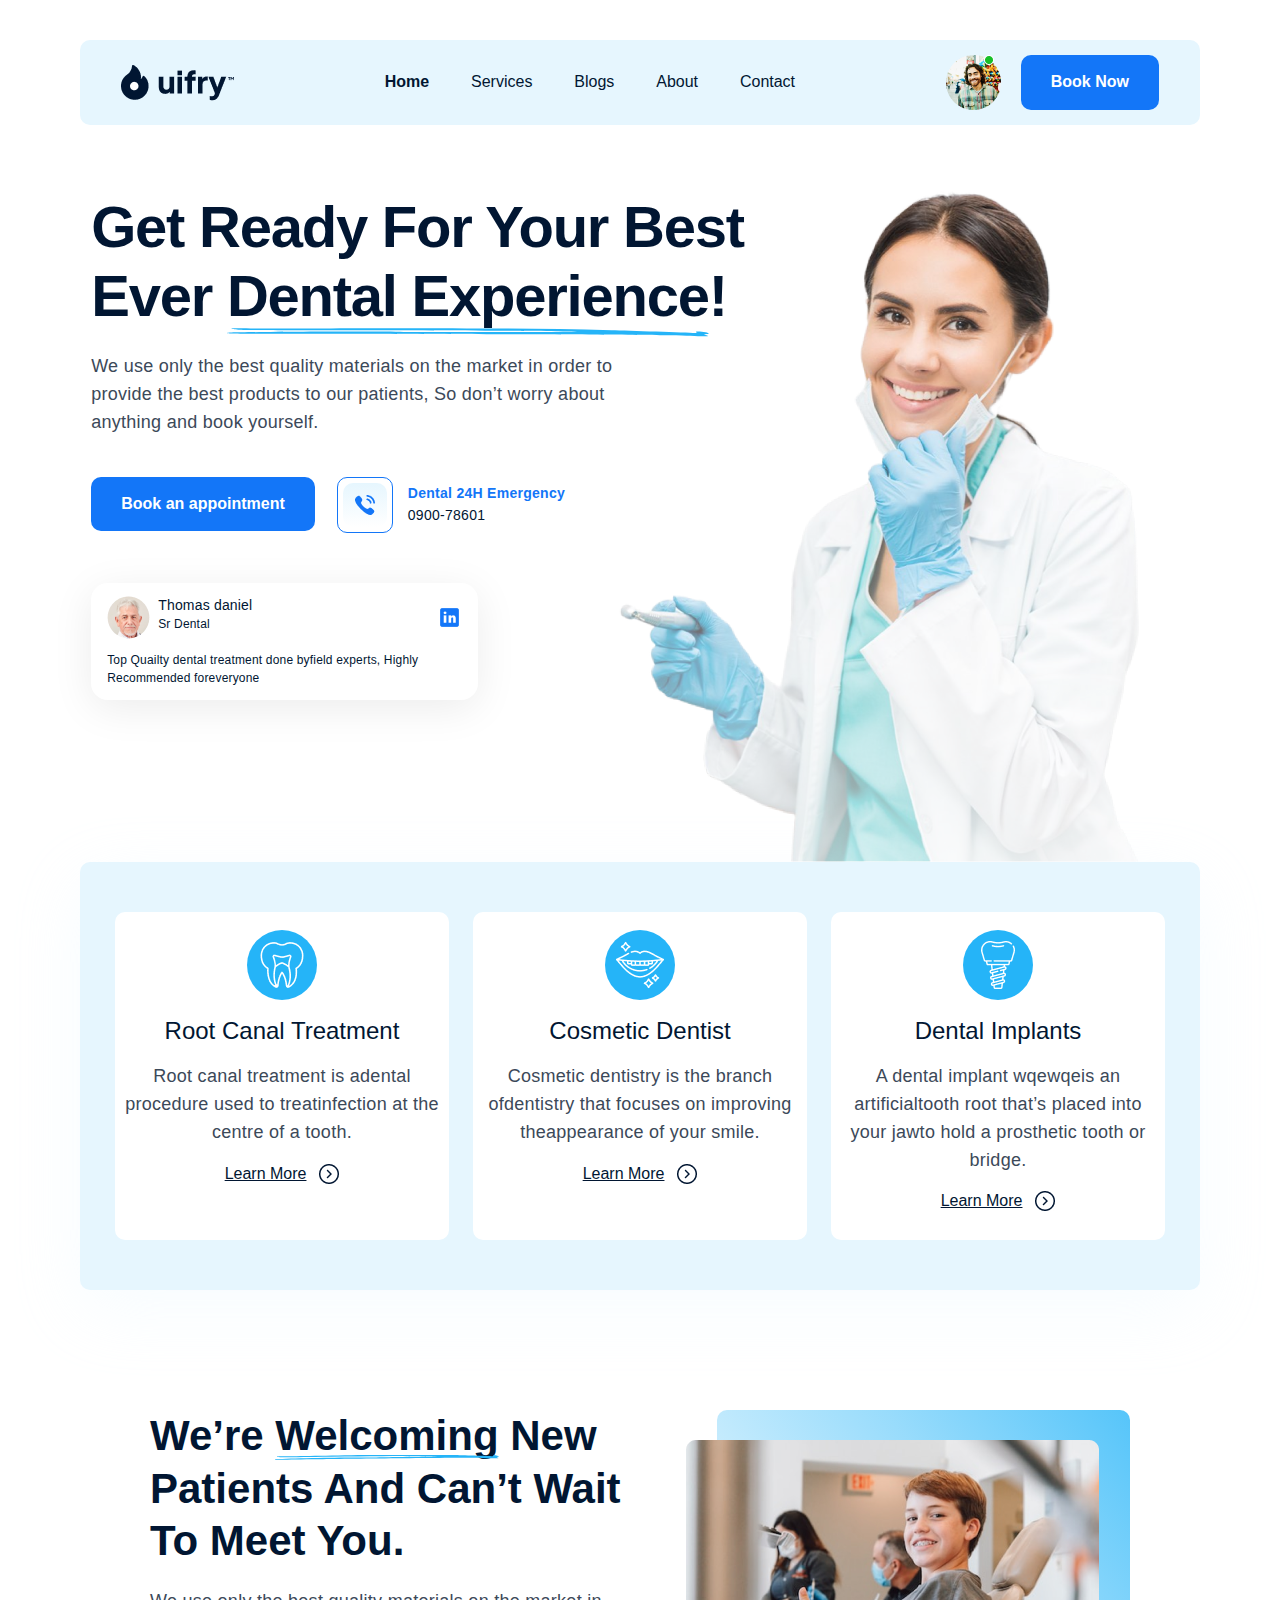
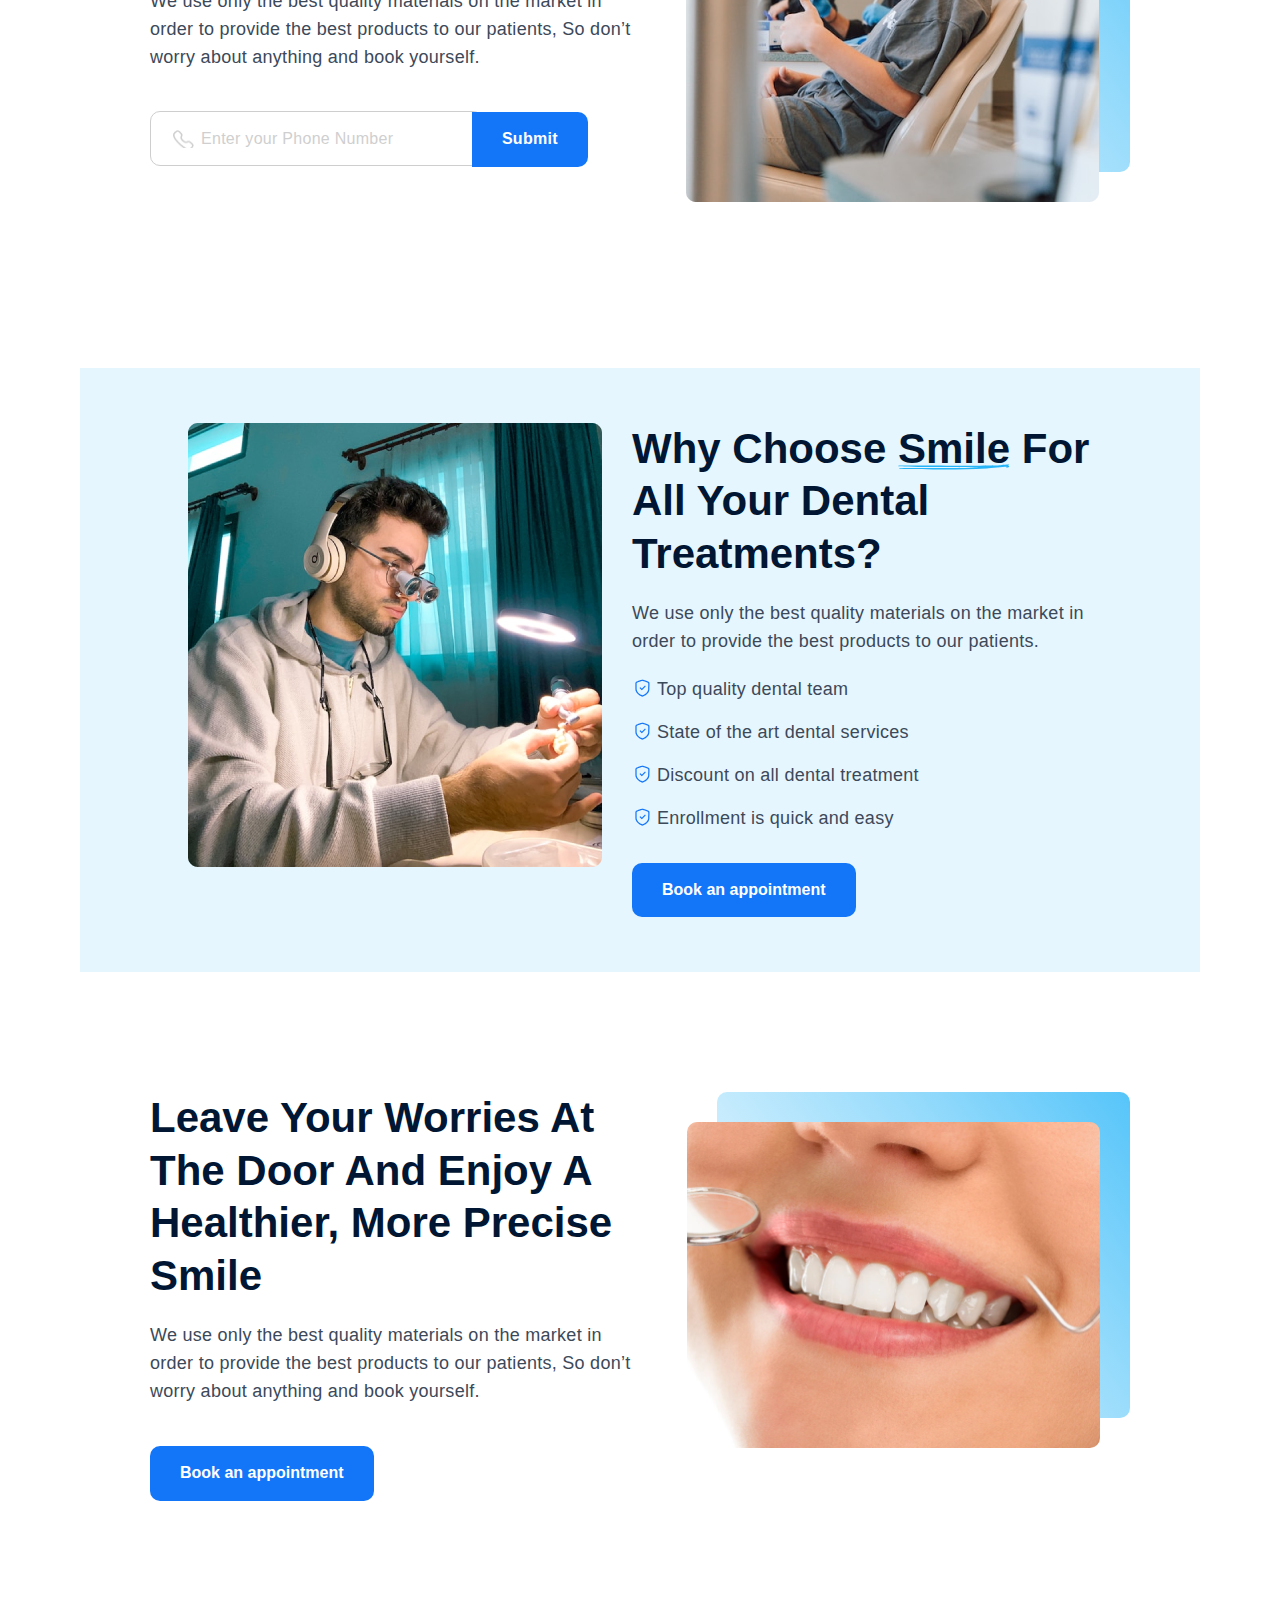
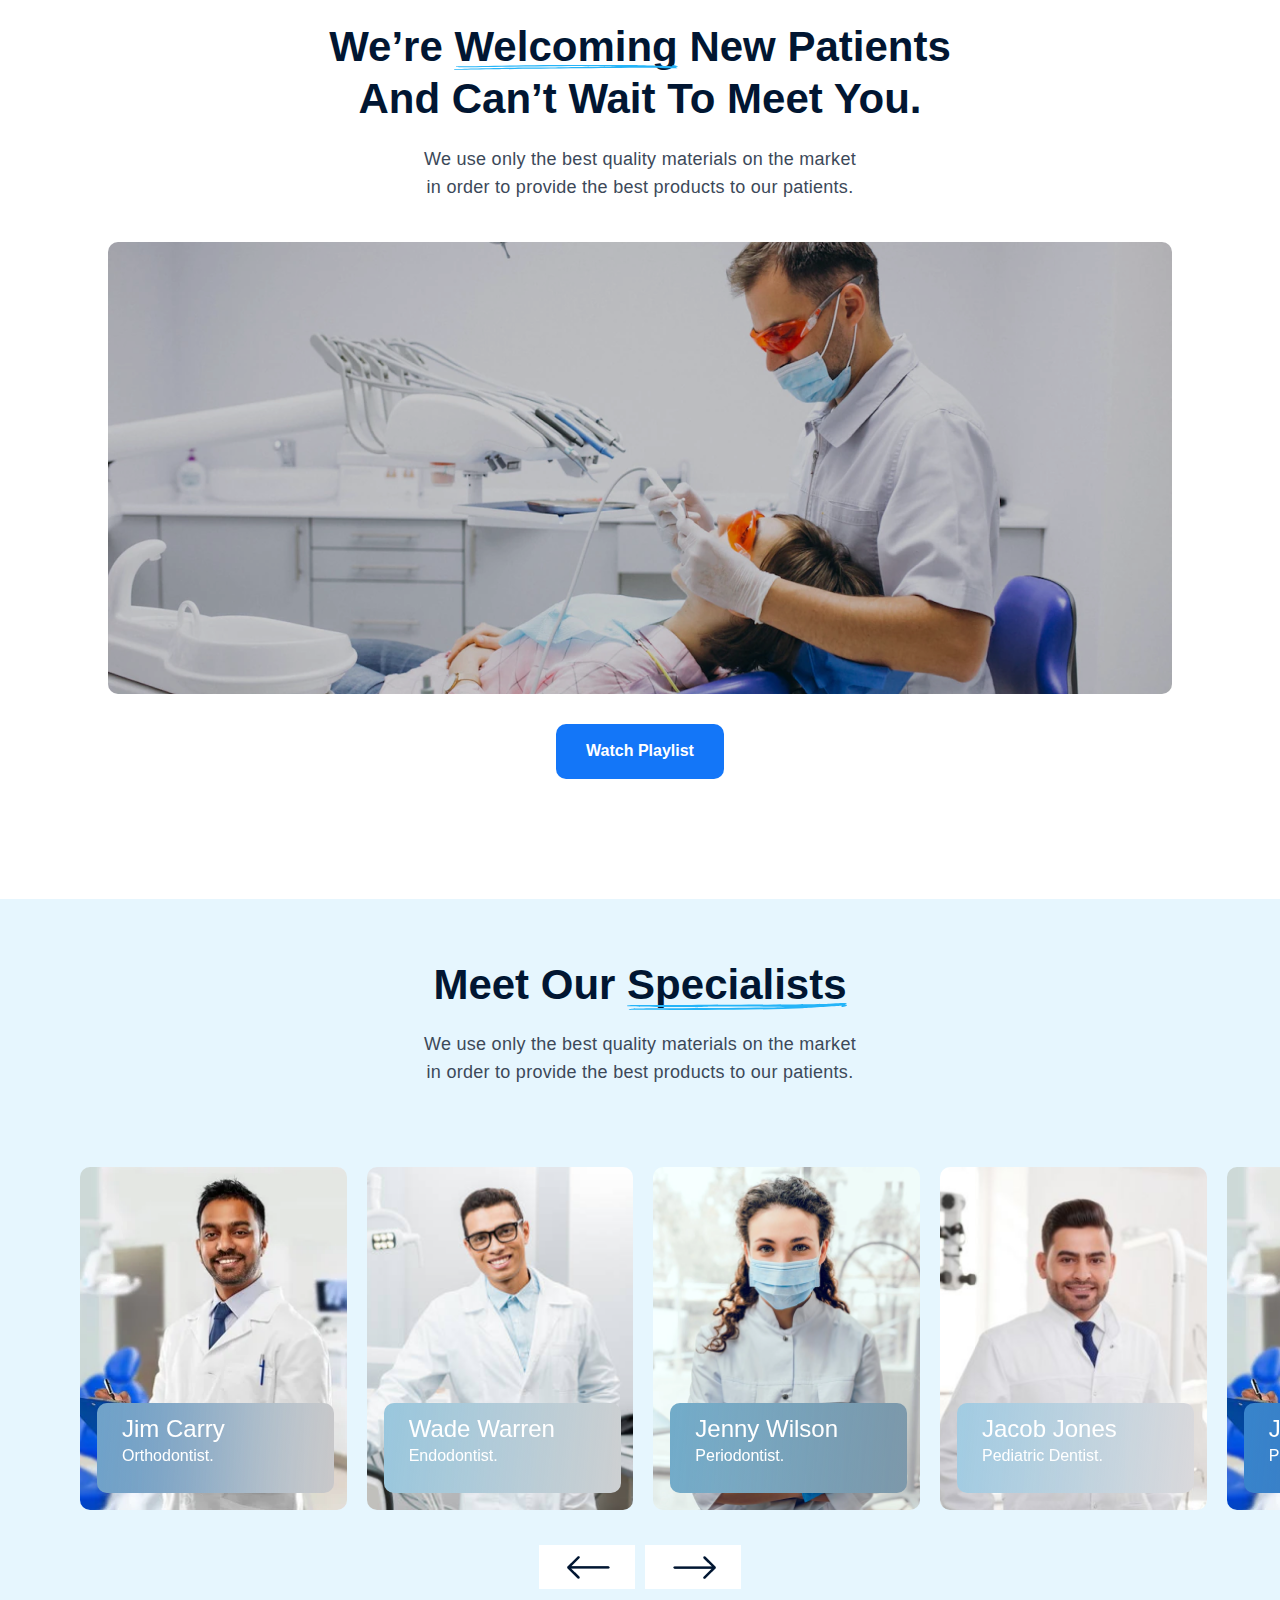
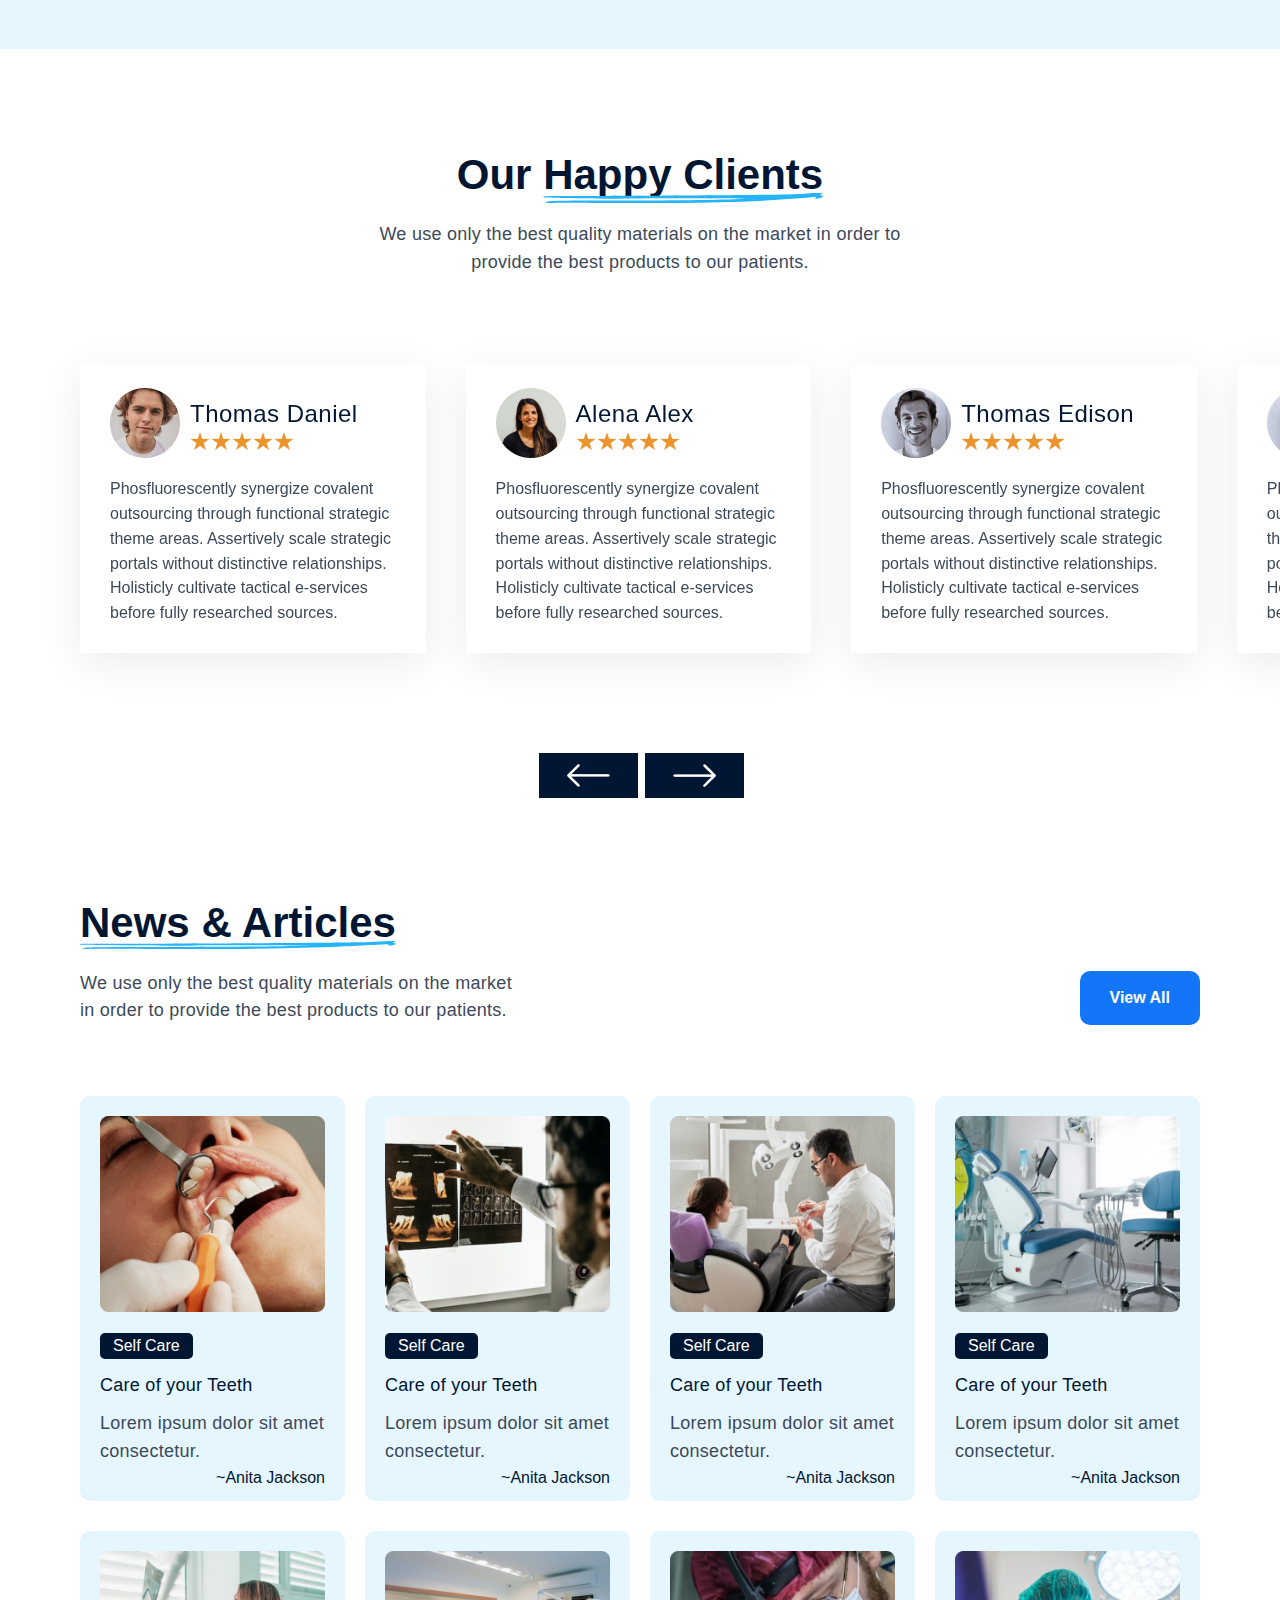
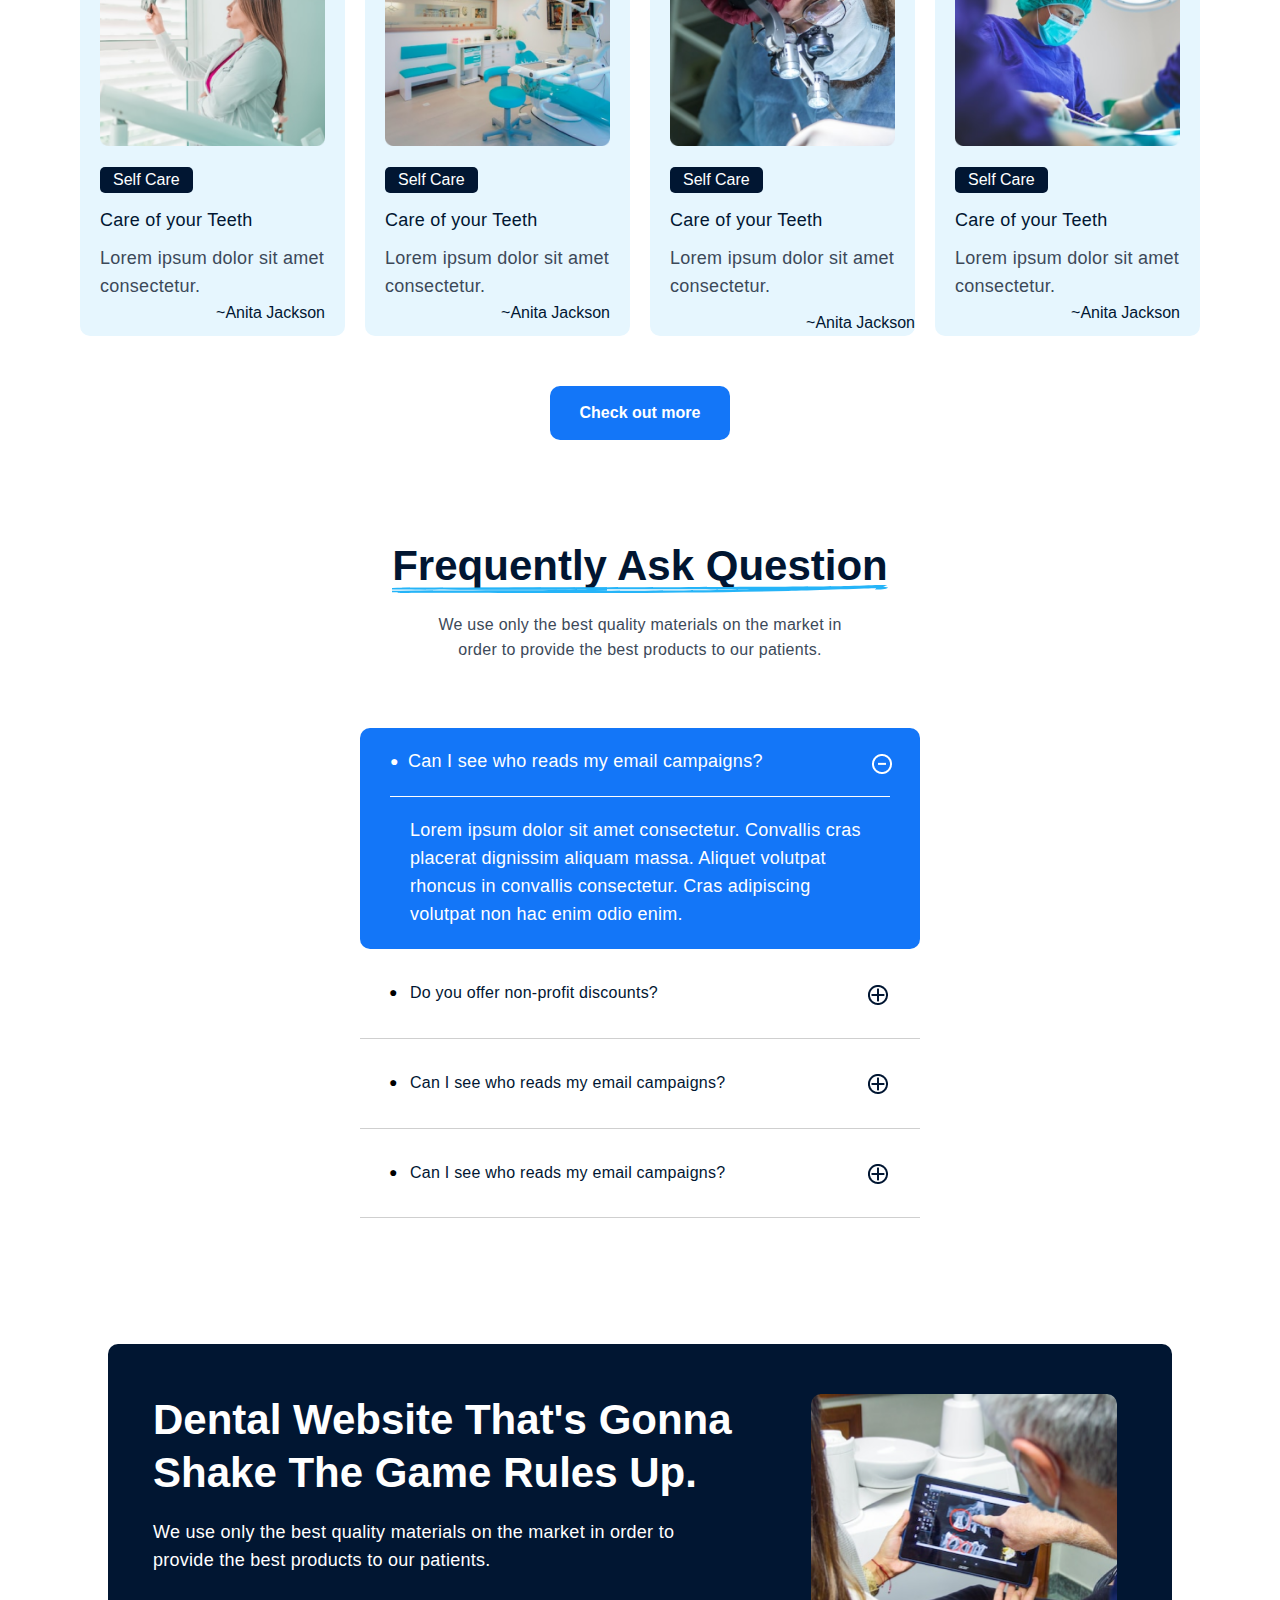
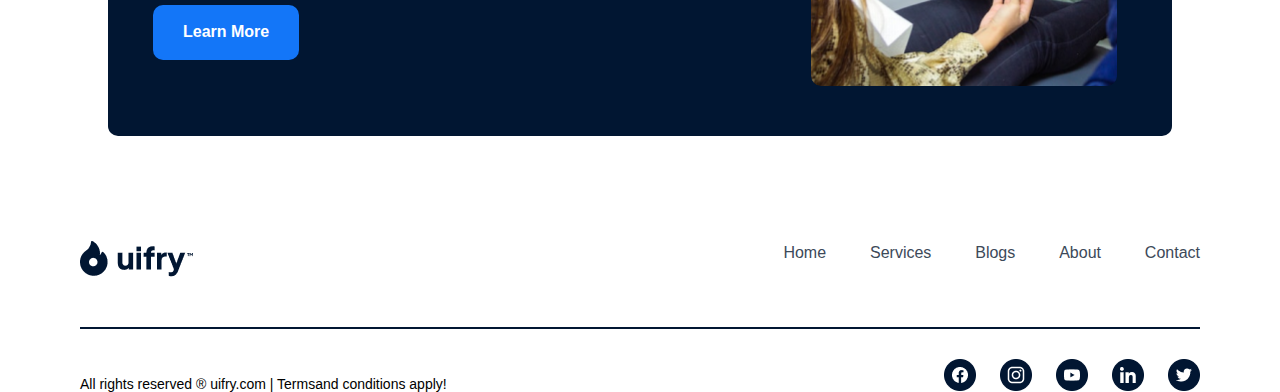
<file: index.html>
<!DOCTYPE html>
<html lang="ru">
<head>
  <title>Dental Medical Website Kit</title>
  <meta charset="UTF-8">
  <meta name="viewport" content="width=device-width, initial-scale=1.0, maximum-scale=1.0, user-scalable=0" />
  <link rel="stylesheet" href="css/style.css">
  <link href="https://api.fontshare.com/v2/css?f[]=general-sans@500,600,400,700&display=swap" rel="stylesheet">
  <link rel="preconnect" href="https://fonts.googleapis.com">
  <link rel="preconnect" href="https://fonts.gstatic.com" crossorigin>
  <link href="https://fonts.googleapis.com/css2?family=Archivo&display=swap" rel="stylesheet">
  <link rel="stylesheet" href="https://cdn.jsdelivr.net/npm/swiper@11/swiper-bundle.min.css" />
</head>
<body>
  <div class="wrapper">
    <header class="header">
      <div class="container">
        <div class="header__content">
          <div class="header__logo">
            <img src="img/icons/group.png" alt="">
          </div>
          <nav class="header__nav">
            <a class="header__items active" href="index.html">Home</a>
            <a class="header__items" href="services.html">Services</a>
            <a class="header__items" href="blogs.html">Blogs</a>
            <a class="header__items" href="about.html">About</a>
            <a class="header__items" href="contact.html">Contact</a>
          </nav>
          <div class="header__book">
            <div class="header__ava">
              <a href="login.html">
                <img src="img/icons/ava1.png" alt="">
              </a>
            </div>
            <a href="contact.html">
              <span class="header__btn btn">
                <span class="header__button button">Book Now</span>
              </span>
            </a>
          </div>
          <div class="header__menu">
            <button class="header__burger" >
              <img src="img/icons/mobileButton.svg" alt="">
            </button>
              <div class="header__slide disp">
                <a class="header__items active block" href="index.html">Home</a>
                <a class="header__items block" href="services.html">Services</a>
                <a class="header__items block" href="blogs.html">Blogs</a>
                <a class="header__items block" href="about.html">About</a>
                <a class="header__items block" href="contact.html">Contact</a>
                <a class="header__items block" href="login.html">Login</a>                           
              </div>
          </div>       
        </div>
      </div>
    </header>
    <main>
      <div class="main__content">
        <div class="container">
        <div class="main__row">
          <div class="main__column">
            <h1 class="main__title">
              Get ready for your best ever <span class="underline">Dental Experience</span>!
            </h1>
            <p class="main__text text">
              We use only the best quality materials on the market in order to provide the best products to our patients, So don’t worry about anything and book yourself.
            </p>
            <div class="main__book">
              <a href="#">              
                <span class="main__btn btn">
                  <span class="main__button button">Book an appointment</span>
                </span>
              </a>
              <div class="main__phone">
                <div class="main__border">
                  <div class="main__icon">
                    <img class="main__calling" src="img/icons/calling.png" alt="">
                  </div>
                </div>
                <div class="main__info">
                  <div class="main__text1">
                    Dental 24H Emergency
                  </div>
                  <div class="main__num">
                    0900-78601
                  </div>
                </div>
              </div>
            </div>
            <div class="main__book mobile">
              <a href="#">              
                <span class="main__btn btn">
                  <span class="main__button button">Get started</span>
                </span>
              </a>
              <div class="main__phone">
                <div class="main__border">
                  <div class="main__icon">
                    <img class="main__calling" src="img/icons/calling.png" alt="">
                  </div>
                </div>
                <div class="main__info">
                  <div class="main__text1">
                    Dental 24H Emergency
                  </div>
                  <div class="main__num">
                    0900-78601
                  </div>
                </div>
              </div>
            </div>            
            <article class="main__link">
              <div class="main__wrapper">
                <div class="main__review">
                  <div class="main__personal">
                    <div class="main__photo">
                      <img src="img/icons/photo.png" alt="">
                    </div>
                    <h6 class="main__name">
                      <span class="main__tom">Thomas daniel</span> <br> Sr Dental
                    </h6>
                  </div>
                  <div class="main__icon1">
                    <img src="img/icons/linkedIn2.png" alt="">
                  </div>
                </div>
                <p class="main__text2">
                  Top Quailty dental treatment done byfield experts, Highly Recommended foreveryone
                </p>
                </div>
            </article>
          </div>
          <div class="main__column2">
            <div class="main__photo1">
              <img class="main__girl" src="img/girl.png" alt="">
            </div>
          </div>
        </div>
        </div>
      </div>
      <div class="offers">
        <div class="container">
            <div class="offers__content home">
            <div class="offers__row">
              <div class="offers__column">
                <div class="offers__case">
                  <div class="offers__icon">
                    <img class="offers__icn" src="img/icons/teeth1.png" alt="">
                  </div>
                  <div class="offers__title">
                    Root Canal Treatment
                  </div>
                  <p class="offers__text">
                    Root canal treatment is adental procedure used to treatinfection at the centre of a tooth.
                  </p>
                  <div class="offers__more">
                    <a href="services.html">
                      <span class="offers__learn">Learn More</span>
                      <img class="offers__arrow" src="img/icons/arrow-RightCircle.jpg" alt="">
                    </a>
                  </div>
                </div>
              </div>
              <div class="offers__column">
                <div class="offers__case">
                  <div class="offers__icon">
                    <img class="offers__icn" src="img/icons/smile1.png" alt="">
                  </div>
                  <div class="offers__title">
                    Cosmetic Dentist
                  </div>
                  <p class="offers__text">
                    Cosmetic dentistry is the branch ofdentistry that focuses on improving theappearance of your smile.
                  </p>
                  <div class="offers__more">
                    <a href="services.html">
                      <span class="offers__learn">Learn More</span>
                      <img class="offers__arrow" src="img/icons/arrow-RightCircle.jpg" alt="">
                    </a>
                  </div>
               </div>
              </div>
              <div class="offers__column">
                <div class="offers__case">
                  <div class="offers__icon">
                    <img class="offers__icn" src="img/icons/implant1.png" alt="">
                  </div>
                  <div class="offers__title">
                    Dental Implants
                  </div>
                  <p class="offers__text">
                    A dental implant wqewqeis an artificialtooth root that’s placed into your jawto hold a prosthetic tooth or bridge.
                  </p>
                  <div class="offers__more">
                    <a href="services.html">
                      <span class="offers__learn">Learn More</span>
                      <img class="offers__arrow" src="img/icons/arrow-RightCircle.jpg" alt="">
                    </a>
                  </div>
                </div>
              </div>
            </div>
          </div>
          <div class="offers__mobile">
          <div class="offers__content swiper mySwiperOffer">
            <div class="offers__row swiper-wrapper">
              <div class="offers__column swiper-slide">
                <div class="offers__case">
                  <div class="offers__icon">
                    <img class="offers__icn" src="img/icons/teeth1.png" alt="">
                  </div>
                  <div class="offers__title">
                    Root Canal Treatment
                  </div>
                  <p class="offers__text">
                    Root canal treatment is adental procedure used to treatinfection at the centre of a tooth.
                  </p>
                  <div class="offers__more">
                    <a href="services.html">
                      <span class="offers__learn">Learn More</span>
                      <img class="offers__arrow" src="img/icons/arrow-RightCircle.jpg" alt="">
                    </a>
                  </div>
                </div>
              </div>
              <div class="offers__column swiper-slide">
                <div class="offers__case">
                  <div class="offers__icon">
                    <img class="offers__icn" src="img/icons/smile1.png" alt="">
                  </div>
                  <div class="offers__title">
                    Cosmetic Dentist
                  </div>
                  <p class="offers__text">
                    Cosmetic dentistry is the branch ofdentistry that focuses on improving theappearance of your smile.
                  </p>
                  <div class="offers__more">
                    <a href="services.html">
                      <span class="offers__learn">Learn More</span>
                      <img class="offers__arrow" src="img/icons/arrow-RightCircle.jpg" alt="">
                    </a>
                  </div>
               </div>
              </div>
              <div class="offers__column swiper-slide">
                <div class="offers__case">
                  <div class="offers__icon">
                    <img class="offers__icn" src="img/icons/implant1.png" alt="">
                  </div>
                  <div class="offers__title">
                    Dental Implants
                  </div>
                  <p class="offers__text">
                    A dental implant wqewqeis an artificialtooth root that’s placed into your jawto hold a prosthetic tooth or bridge.
                  </p>
                  <div class="offers__more">
                    <a href="services.html">
                      <span class="offers__learn">Learn More</span>
                      <img class="offers__arrow" src="img/icons/arrow-RightCircle.jpg" alt="">
                    </a>
                  </div>
                </div>
              </div>
            </div>
            <div class="doctors__scroll offer">
            <div class="doctors__prev swiper-button-prev-offer ar" >
              <img class="doctors__arrow" src="img/icons/arrow-left.png" alt="">
            </div>
            <div class="doctors__next swiper-button-next-offer ar">
              <img class="doctors__arrow" src="img/icons/arrow-right.png" alt="">
            </div>
            </div>
          </div>
          </div>
          </div>
      </div>
      <div class="form">
        <div class="container">
          <div class="form__row">
            <div class="form__column">
              <h2 class="form__label label">
                We’re <span class="underline">welcoming</span> new patients and can’t wait to meet you.
              </h2>
              <p class="form__text text">
                We use only the best quality materials on the market in order to provide the best products to our patients, So don’t worry about anything and book yourself.
              </p>
              <form action="data.php" method="post">
                <div class="form__phone">
                  <input type="number" id="phone" name="phoneNumber" class="form__input"  placeholder="Enter your Phone Number" >
                  <input type="submit" value="submit" class="form__submit">
                </div>
              </form>
            </div>
            <div class="form__column2">
              <div class="form__background">
                <div class="form__img">
                </div>
              </div>
            </div>
          </div>
        </div>
      </div>
      <div class="book">
        <div class="container">
        <div class="book__content">
          <div class="book__row">
            <div class="book__column2">
              <h2 class="book__label label">
                Why choose <span class="underline">smile</span> for all your dental treatments?
              </h2>
              <p class="book__text text">
                We use only the best quality materials on the market in order to provide the best products to our patients.
              </p>
              <ul class="book__list">
                <li class="book__li">Top quality dental team</li>
                <li class="book__li">State of the art dental services</li>
                <li class="book__li">Discount on all dental treatment</li>
                <li class="book__li">Enrollment is quick and easy</li>
              </ul>
              <a href="#">
                <span class="book__btn btn">
                  <span class="book__button button">Book an appointment</span>
                </span>
              </a>
            </div>            
            <div class="book__column">
              <div class="book__img">
              </div>
            </div>
          </div>
        </div>
        </div>
      </div>
      <div class="smile">
        <div class="container">
          <div class="smile__content">
            <div class="smile__row">
              <div class="smile__column">
                <h2 class="smile__label label">
                  Leave your worries at the door and enjoy a healthier, more <span class="underline">precise smile</span>
                </h2>
                <p class="smile__text text">
                  We use only the best quality materials on the market in order to provide the best products to our patients, So don’t worry about anything and book yourself.
                </p>
                <a href="#">
                  <span class="smile__btn btn">
                    <span class="smile__button button">Book an appointment</span>
                  </span>
                </a>
              </div>
              <div class="smile__column2">
                <div class="smile__bg">
                  <img class="smile__img" src="img/smile.png" alt="">
                </div>
              </div>
            </div>
          </div>
        </div>
      </div>
      <div class="video">
        <div class="container">
          <div class="video__content">
            <h2 class="video__label label">
              We’re <span class="underline">welcoming</span> new patients and can’t wait to meet you.
            </h2>
            <p class="video__text text">
              We use only the best quality materials on the market in order to provide the best products to our patients.
            </p>
            <div class="video__video">
              <img class="video__vid" src="img/image3.png" alt="">
              <img src="img/video.png" alt="" class="video__vidMobile">
            </div>
            <div class="video__playlist">
              <button class="video__btn btn"><span class="video__button button">Watch Playlist</span></button>
            </div>
          </div>
        </div>
      </div>
      <div class="doctors">
        <div class="container">
        <div class="doctors__content">
          <h2 class="doctors__label label">Meet our <span class="underline">specialists</span></h2>
          <p class="doctors__text text">
            We use only the best quality materials on the market in order to provide the best products to our patients.
          </p>
          <div class="swiper mySwiper">
            <div class="doctors__review swiper-wrapper">
              <div class="doctors__info info swiper-slide">
                <div class="doctors__box">
                  <div class="doctors__name name">
                    Jim Carry
                  </div>
                  <div class="doctors__prof prof">
                    Orthodontist.
                  </div>
                </div>
              </div>
              <div class="doctors__info info swiper-slide">
                <div class="doctors__box">
                  <div class="doctors__name name">
                    Wade Warren
                  </div>
                  <div class="doctors__prof prof">
                    Endodontist.
                  </div>
                </div>
              </div>
              <div class="doctors__info info swiper-slide">
                <div class="doctors__box">
                  <div class="doctors__name name">
                    Jenny Wilson
                  </div>
                  <div class="doctors__prof prof">
                    Periodontist.
                  </div>
                </div>
              </div>
              <div class="doctors__info info swiper-slide">
                <div class="doctors__box">
                  <div class="doctors__name name">
                    Jacob Jones
                  </div>
                  <div class="doctors__prof prof">
                    Pediatric Dentist.
                  </div>
                </div>
              </div>

                            <div class="doctors__info info swiper-slide">
                <div class="doctors__box">
                  <div class="doctors__name name">
                    Jacob Jones
                  </div>
                  <div class="doctors__prof prof">
                    Pediatric Dentist.
                  </div>
                </div>
              </div>
                            <div class="doctors__info info swiper-slide">
                <div class="doctors__box">
                  <div class="doctors__name name">
                    Jacob Jones
                  </div>
                  <div class="doctors__prof prof">
                    Pediatric Dentist.
                  </div>
                </div>
              </div>
            </div>
            <div class="doctors__scroll">
            <div class="doctors__prev swiper-button-prev1 ar" >
              <img class="doctors__arrow" src="img/icons/arrow-left.png" alt="">
            </div>
            <div class="doctors__next swiper-button-next1 ar">
              <img class="doctors__arrow" src="img/icons/arrow-right.png" alt="">
            </div>
            </div>
        </div>
            <div class="doctors__review mobile">
              <div class="doctors__info info">
                <div class="doctors__box">
                  <div class="doctors__name name">
                    Jim Carry
                  </div>
                  <div class="doctors__prof prof">
                    Orthodontist.
                  </div>
                </div>
              </div>
              <div class="doctors__info info">
                <div class="doctors__box">
                  <div class="doctors__name name">
                    Wade Warren
                  </div>
                  <div class="doctors__prof prof">
                    Endodontist.
                  </div>
                </div>
              </div>
              <a href="about.html">
                <span class="doctors__btn btn">
                  <span class="doctors__button button">
                    View all Members
                  </span>
                </span>
              </a>
            </div>        
          </div>
      </div>
    </div>
      <div class="review">
        <div class="container">
        <div class="review__content">
          <h2 class="review__label1 label">
            Our <span class="underline">Happy Clients</span>
          </h2>
          <p class="review__text1 text">
            We use only the best quality materials on the market in order to provide the best products to our patients.
          </p>
          <div class="review__bg swiper mySwiperRev">
            <div class="review__articles swiper-wrapper">
              <article class="review__article swiper-slide"  >
                <div class="review__header">
                  <div class="review__photo">
                    <img class="review__avatar" src="img/icons/avatar.png" alt="">
                  </div>
                  <div class="review__info">
                    <h3 class="review__name">
                      Thomas Daniel
                    </h3>
                    <div class="review__stars">
                      
                    </div>
                  </div>
                </div>
                <p class="review__text">
                  Phosfluorescently synergize covalent outsourcing through functional strategic theme areas. Assertively scale strategic portals without distinctive relationships. Holisticly cultivate tactical e-services before fully researched sources.
                </p>
              </article>
              <article class="review__article swiper-slide">
                <div class="review__header">
                  <div class="review__photo">
                    <img class="review__avatar" src="img/icons/avatar2.png" alt="">
                  </div>
                  <div class="review__info">
                    <h3 class="review__name">
                      Alena Alex
                    </h3>
                    <div class="review__stars">
                      
                    </div>
                  </div>
                </div>
                <p class="review__text">
                  Phosfluorescently synergize covalent outsourcing through functional strategic theme areas. Assertively scale strategic portals without distinctive relationships. Holisticly cultivate tactical e-services before fully researched sources.
                </p>
              </article>
              <article class="review__article swiper-slide">
                <div class="review__header">
                  <div class="review__photo">
                    <img class="review__avatar" src="img/icons/avatar3.png" alt="">
                  </div>
                  <div class="review__info">
                    <h3 class="review__name">
                      Thomas Edison
                    </h3>
                    <div class="review__stars">
                      
                    </div>
                  </div>
                </div>
                <p class="review__text">
                  Phosfluorescently synergize covalent outsourcing through functional strategic theme areas. Assertively scale strategic portals without distinctive relationships. Holisticly cultivate tactical e-services before fully researched sources.
                </p>
              </article>
               <article class="review__article swiper-slide">
                <div class="review__header">
                  <div class="review__photo">
                    <img class="review__avatar" src="img/icons/avatar3.png" alt="">
                  </div>
                  <div class="review__info">
                    <h3 class="review__name">
                      Thomas Daniel
                    </h3>
                    <div class="review__stars">
                      
                    </div>
                  </div>
                </div>
                <p class="review__text">
                  Phosfluorescently synergize covalent outsourcing through functional strategic theme areas. Assertively scale strategic portals without distinctive relationships. Holisticly cultivate tactical e-services before fully researched sources.
                </p>
              </article>
            </div>
          </div>
          <div class="review__scroll">
            <div class="review__prev ar1 swiper-button-prev-rev">
              <img class="review__arrow" src="img/icons/arrowLeft.png" alt="">
            </div>
            <div class="review__next ar1 swiper-button-next-rev">
              <img class="review__arrow" src="img/icons/arrowRight.png" alt="">
            </div>
          </div>
        </div>
        </div>
      </div>
      <div class="news">
        <div class="container">
        <div class="news__content">
          <div class="news__header">
            <div class="news__title">
              <h2 class="news__label1 label"><span class="underline">News & Articles</span>
              </h2>
              <p class="news__text1 text">
                We use only the best quality materials on the market in order to provide the best products to our patients.
              </p>
            </div>
            <a href="blogs.html">
              <span class="news__btn1 btn">
                <span class="news__button1 button">View All</span>
              </span>
            </a>
          </div>
          <div class="news__articles">
            <div class="news__row home">
              <article class="news__column home">
                <a href="blogs.html">
                  <div class="news__wrapper">
                    <div class="news__img">
                      <img class="news__image" src="img/article1.png" alt="">
                    </div>
                      <span class="news__btn">
                        <span class="news__button">Self Care
                        </span>
                      </span>
                    <h3 class="news__label">
                      Care of your Teeth
                    </h3>
                    <p class="news__text">
                      Lorem ipsum dolor sit amet consectetur.
                    </p>
                    <footer class="news___author">
                      ~Anita Jackson
                    </footer>
                  </div>
                </a>
              </article>
              <article class="news__column home">
                <a href="blogs.html">
                  <div class="news__wrapper">
                    <div class="news__img">
                      <img class="news__image" src="img/article2.png" alt="">
                    </div>
                      <span class="news__btn">
                        <span class="news__button">Self Care
                        </span>
                      </span>
                    <h3 class="news__label">
                      Care of your Teeth
                    </h3>
                    <p class="news__text">
                      Lorem ipsum dolor sit amet consectetur.
                    </p>
                    <footer class="news___author">
                      ~Anita Jackson
                    </footer>
                  </div>
                </a>
              </article>
              <article class="news__column home">
                <a href="blogs.html">
                  <div class="news__wrapper">
                    <div class="news__img">
                      <img class="news__image" src="img/article3.png" alt="">
                    </div>
                      <span class="news__btn">
                        <span class="news__button">Self Care
                        </span>
                      </span>
                    <h3 class="news__label">
                      Care of your Teeth
                    </h3>
                    <p class="news__text">
                      Lorem ipsum dolor sit amet consectetur.
                    </p>
                    <footer class="news___author">
                      ~Anita Jackson
                    </footer>
                  </div>
                </a>
              </article>
              <article class="news__column home">
                <a href="blogs.html">
                  <div class="news__wrapper">
                    <div class="news__img">
                      <img class="news__image" src="img/article4.png" alt="">
                    </div>
                      <span class="news__btn">
                        <span class="news__button">Self Care
                        </span>
                      </span>
                    <h3 class="news__label">
                      Care of your Teeth
                    </h3>
                    <p class="news__text">
                      Lorem ipsum dolor sit amet consectetur.
                    </p>
                    <footer class="news___author">
                      ~Anita Jackson
                    </footer>
                  </div>
                </a>
              </article>
              <article class="news__column home">
                <a href="blogs.html">
                  <div class="news__wrapper">
                    <div class="news__img">
                      <img class="news__image" src="img/article5.png" alt="">
                    </div>
                      <span class="news__btn">
                        <span class="news__button">Self Care
                        </span>
                      </span>
                    <h3 class="news__label">
                      Care of your Teeth
                    </h3>
                    <p class="news__text">
                      Lorem ipsum dolor sit amet consectetur.
                    </p>
                    <footer class="news___author">
                      ~Anita Jackson
                    </footer>
                  </div>
                </a>
              </article>
              <article class="news__column home">
                <a href="blogs.html">
                  <div class="news__wrapper">
                    <div class="news__img">
                      <img class="news__image" src="img/article6.png" alt="">
                    </div>
                      <span class="news__btn">
                        <span class="news__button">Self Care
                        </span>
                      </span>
                    <h3 class="news__label">
                      Care of your Teeth
                    </h3>
                    <p class="news__text">
                      Lorem ipsum dolor sit amet consectetur.
                    </p>
                    <footer class="news___author">
                      ~Anita Jackson
                    </footer>
                  </div>
                </a>
              </article>
              <article class="news__column home">
                <a href="blogs.html">
                  <div class="news__wrapper">
                    <div class="news__img">
                      <img class="news__image" src="img/article7.png" alt="">
                    </div>
                      <span class="news__btn">
                        <span class="news__button">Self Care
                        </span>
                      </span>
                    <h3 class="news__label">
                      Care of your Teeth
                    </h3>
                    <p class="news__text">
                      Lorem ipsum dolor sit amet consectetur.
                    </p>
                  </div>
                    <footer class="news___author">
                      ~Anita Jackson
                    </footer>                  
                </a>
              </article>
              <article class="news__column home">
                <a href="blogs.html">
                  <div class="news__wrapper">
                    <div class="news__img">
                      <img class="news__image" src="img/article8.png" alt="">
                    </div>
                      <span class="news__btn">
                        <span class="news__button">Self Care
                        </span>
                      </span>
                    <h3 class="news__label">
                      Care of your Teeth
                    </h3>
                    <p class="news__text">
                      Lorem ipsum dolor sit amet consectetur.
                    </p>
                    <footer class="news___author">
                      ~Anita Jackson
                    </footer>
                  </div>
                </a>
              </article>
            </div>
          </div>
          <div class="news__more">
            <a href="blogs.html">
              <span class="news__btn2 btn">
                <span class="news__button2 button">
                  Check out more
                </span>
              </span>
            </a>
          </div>
        </div>
        </div>
      </div>
      <div class="faq">
        <div class="container">
        <div class="faq__wrapper">
          <div class="faq__content">
            <h2 class="faq__label label">
              <span class="underline"><span class="underline">Frequently</span> Ask Question</span>
            </h2>
            <p class="faq__text text">
              We use only the best quality materials on the market in order to provide the best products to our patients.
            </p>
            <div class="faq__questions">
              <div class="faq__item open">
                <h6 class="faq__heading"> Can I see who reads my email campaigns?</h6>
                <p class="faq__answer">
                  Lorem ipsum dolor sit amet consectetur. Convallis cras placerat dignissim aliquam massa. Aliquet volutpat rhoncus in convallis consectetur. Cras adipiscing volutpat non hac enim odio enim.
                </p>
              </div>
              <div class="faq__item close">
                <h6 class="faq__heading"> Do you offer non-profit discounts?</h6>
                <p class="faq__answer">
                  Lorem ipsum dolor sit amet consectetur. Convallis cras placerat dignissim aliquam massa. Aliquet volutpat rhoncus in convallis consectetur. Cras adipiscing volutpat non hac enim odio enim.
                </p>
              </div>
              <div class="faq__item close">
                <h6 class="faq__heading"> Can I see who reads my email campaigns?</h6>
                <p class="faq__answer">
                  Lorem ipsum dolor sit amet consectetur. Convallis cras placerat dignissim aliquam massa. Aliquet volutpat rhoncus in convallis consectetur. Cras adipiscing volutpat non hac enim odio enim.
                </p>
              </div>
              <div class="faq__item close">
                <h6 class="faq__heading"> Can I see who reads my email campaigns?</h6>
                <p class="faq__answer">
                  Lorem ipsum dolor sit amet consectetur. Convallis cras placerat dignissim aliquam massa. Aliquet volutpat rhoncus in convallis consectetur. Cras adipiscing volutpat non hac enim odio enim.
                </p>
              </div>                                        
            </div>
          </div>
        </div>
        </div>
      </div>
      <div class="website">
        <div class="container">
          <div class="website__content">
            <div class="website__row">
              <div class="website__column">
                <h2 class="website__label label">
                  Dental Website that's gonna shake the game rules up.
                </h2>
                <p class="website__text text">
                  We use only the best quality materials on the market in order to provide the best products to our patients.
                </p>
                <a href="about.html">
                  <span class="website__btn btn">
                    <span class="website__button button">
                      Learn More
                    </span>
                  </span>
                </a>
              </div>
              <div class="website__column2">
                <div class="website__img">
                  <!-- <img src="img/img.png" alt=""> -->
                </div>
              </div>
            </div>
          </div>
        </div>
      </div>
    </main>
    <footer class="footer">
      <div class="container">
        <div class="footer__content">
          <div class="footer__info">
            <div class="footer__logo">
              <img src="img/icons/group.png" alt="">
            </div>
            <nav class="footer__nav">
              <a class="footer__items" href="index.html">Home</a>
              <a class="footer__items" href="services.html">Services</a>
              <a class="footer__items" href="blogs.html">Blogs</a>
              <a class="footer__items" href="about.html">About</a>
              <a class="footer__items" href="contact.html">Contact</a>
            </nav>
          </div>
          <div class="footer__links">
            <p class="footer_text">
              All rights reserved ® uifry.com  | Termsand conditions apply!
            </p>
            <div class="footer__social">
              <a class="footer__icons" href="#">
                <img src="img/icons/facebook.png" alt="">
              </a>
              <a class="footer__icons" href="#">
                <img src="img/icons/instagram.png" alt="">
              </a>
              <a class="footer__icons" href="#">
                <img src="img/icons/youtube.png" alt="">
              </a>
              <a class="footer__icons" href="#">
                <img src="img/icons/linkedin.png" alt="">
              </a>
              <a class="footer__icons" href="#">
                <img src="img/icons/twitter.png" alt="">
              </a>
            </div>
          </div>
        </div>
        </div>
    </footer>
    <footer class="mobile__footer">
      <div class="container">
        <div class="mobile__content">
          <div class="mobile__burger">
            <div class="mobile__logo">
              <img src="img/icons/mobileLogo.svg" alt="">
            </div>
            <div class="header__menu">
              <button class="header__burger mobile__bur" >
                <img src="img/icons/mobileBurger.svg" alt="">
              </button>
              <div class="header__slide mobile__sl dis">
                <a class="header__items active block" href="index.html">Home</a>
                <a class="header__items block" href="services.html">Services</a>
                <a class="header__items block" href="blogs.html">Blogs</a>
                <a class="header__items block" href="about.html">About</a>
                <a class="header__items block" href="contact.html">Contact</a>
                <a class="header__items block" href="login.html">Login</a>                           
              </div>
          </div>
          </div>
          <p class="mobile__text text">
            All our PRO level features at your fingertips.
          </p>
          <p class="mobile__follow">
            Follow us on
          </p>
          <div class="mobile__links">
            <a href="#">
            <img class="mobile__icn" src="img/icons/mobileFacebook.png" alt="">
            </a>
            <a href="">
              <img class="mobile__icn" src="img/icons/mobileInsta.png">
            </a>
            <a href="">
              <img class="mobile__icn" src="img/icons/mobileTwitter.png">
            </a>
            <a href="">
              <img class="mobile__icn" src="img/icons/mobileLink.png">
            </a>
          </div>
          <div class="mobile__end">
            <p>Uifry by M.Aze, CopyRights are protected by Uifry</p>
          </div>
        </div>
      </div>
    </footer>
  </div>
    <script src="https://cdn.jsdelivr.net/npm/swiper@11/swiper-bundle.min.js"></script>
    <script src="js/main.js" defer></script>
</body>
</html>
</file>
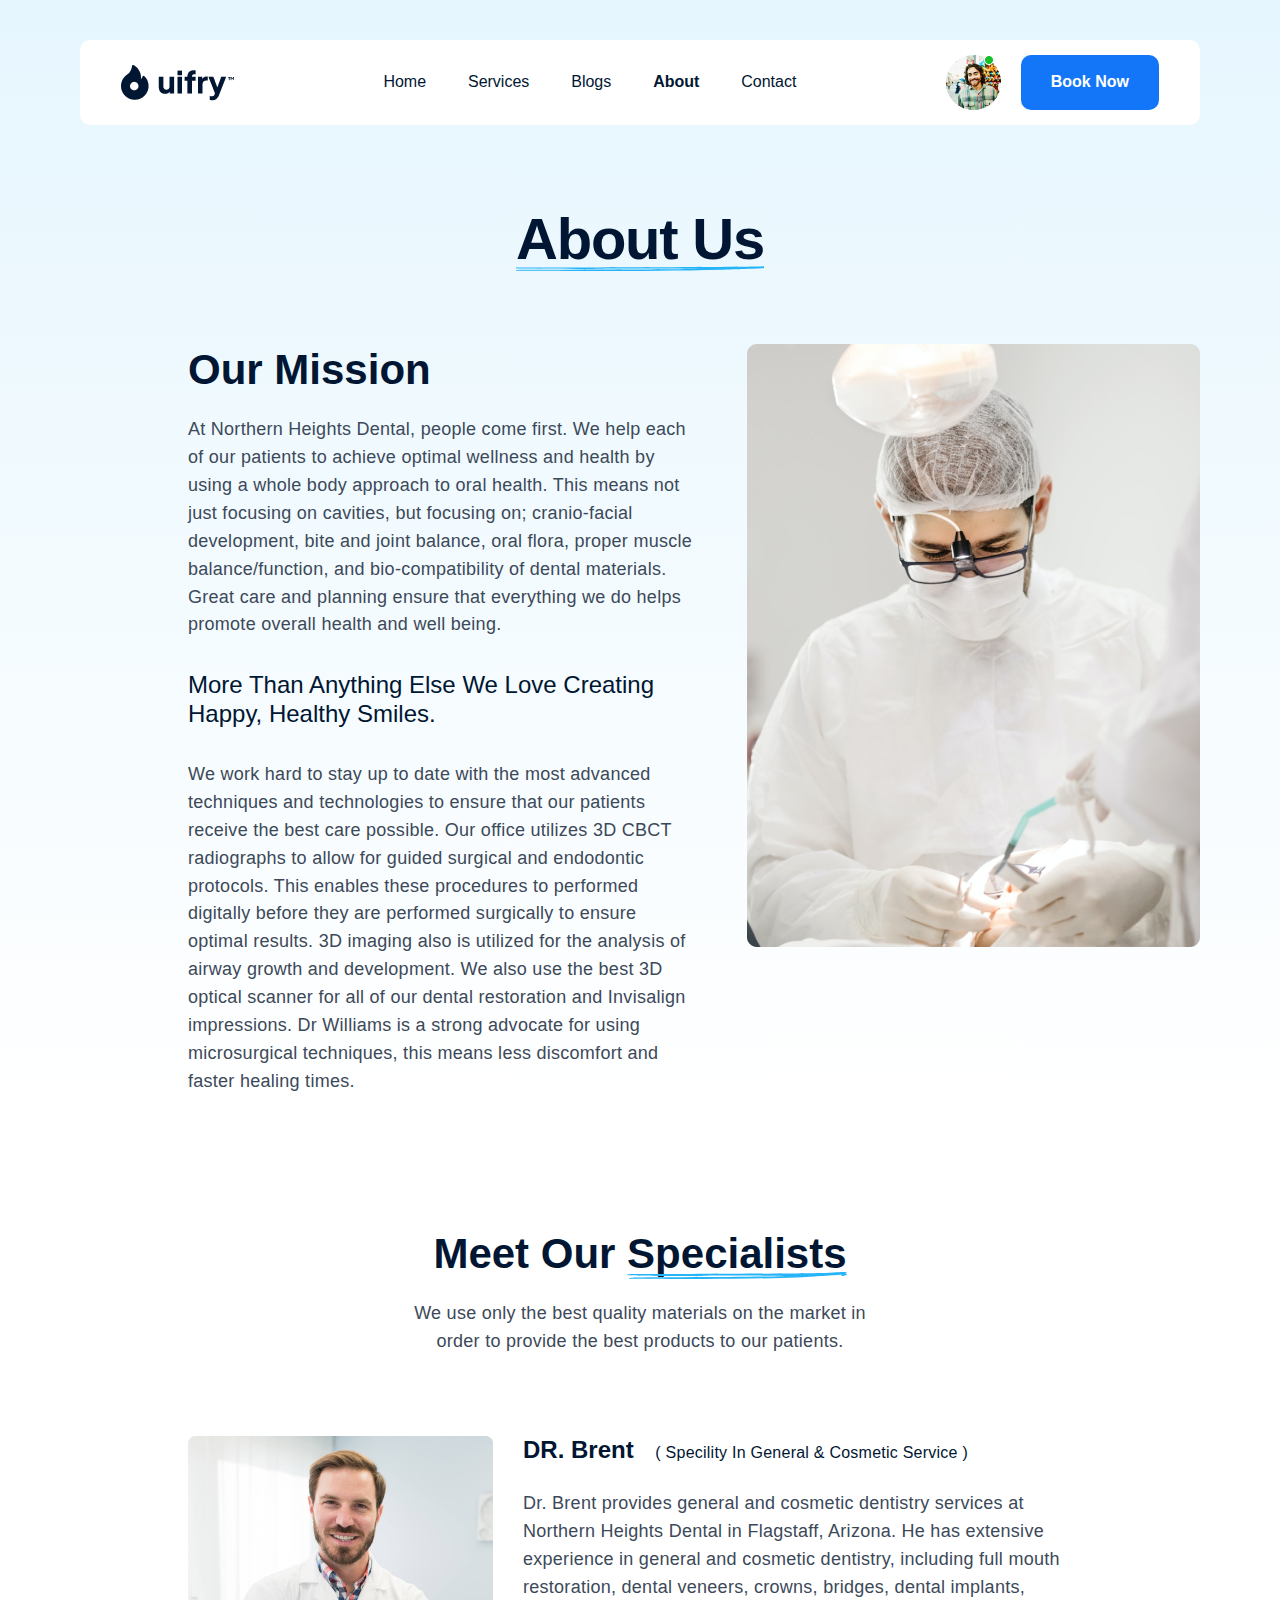
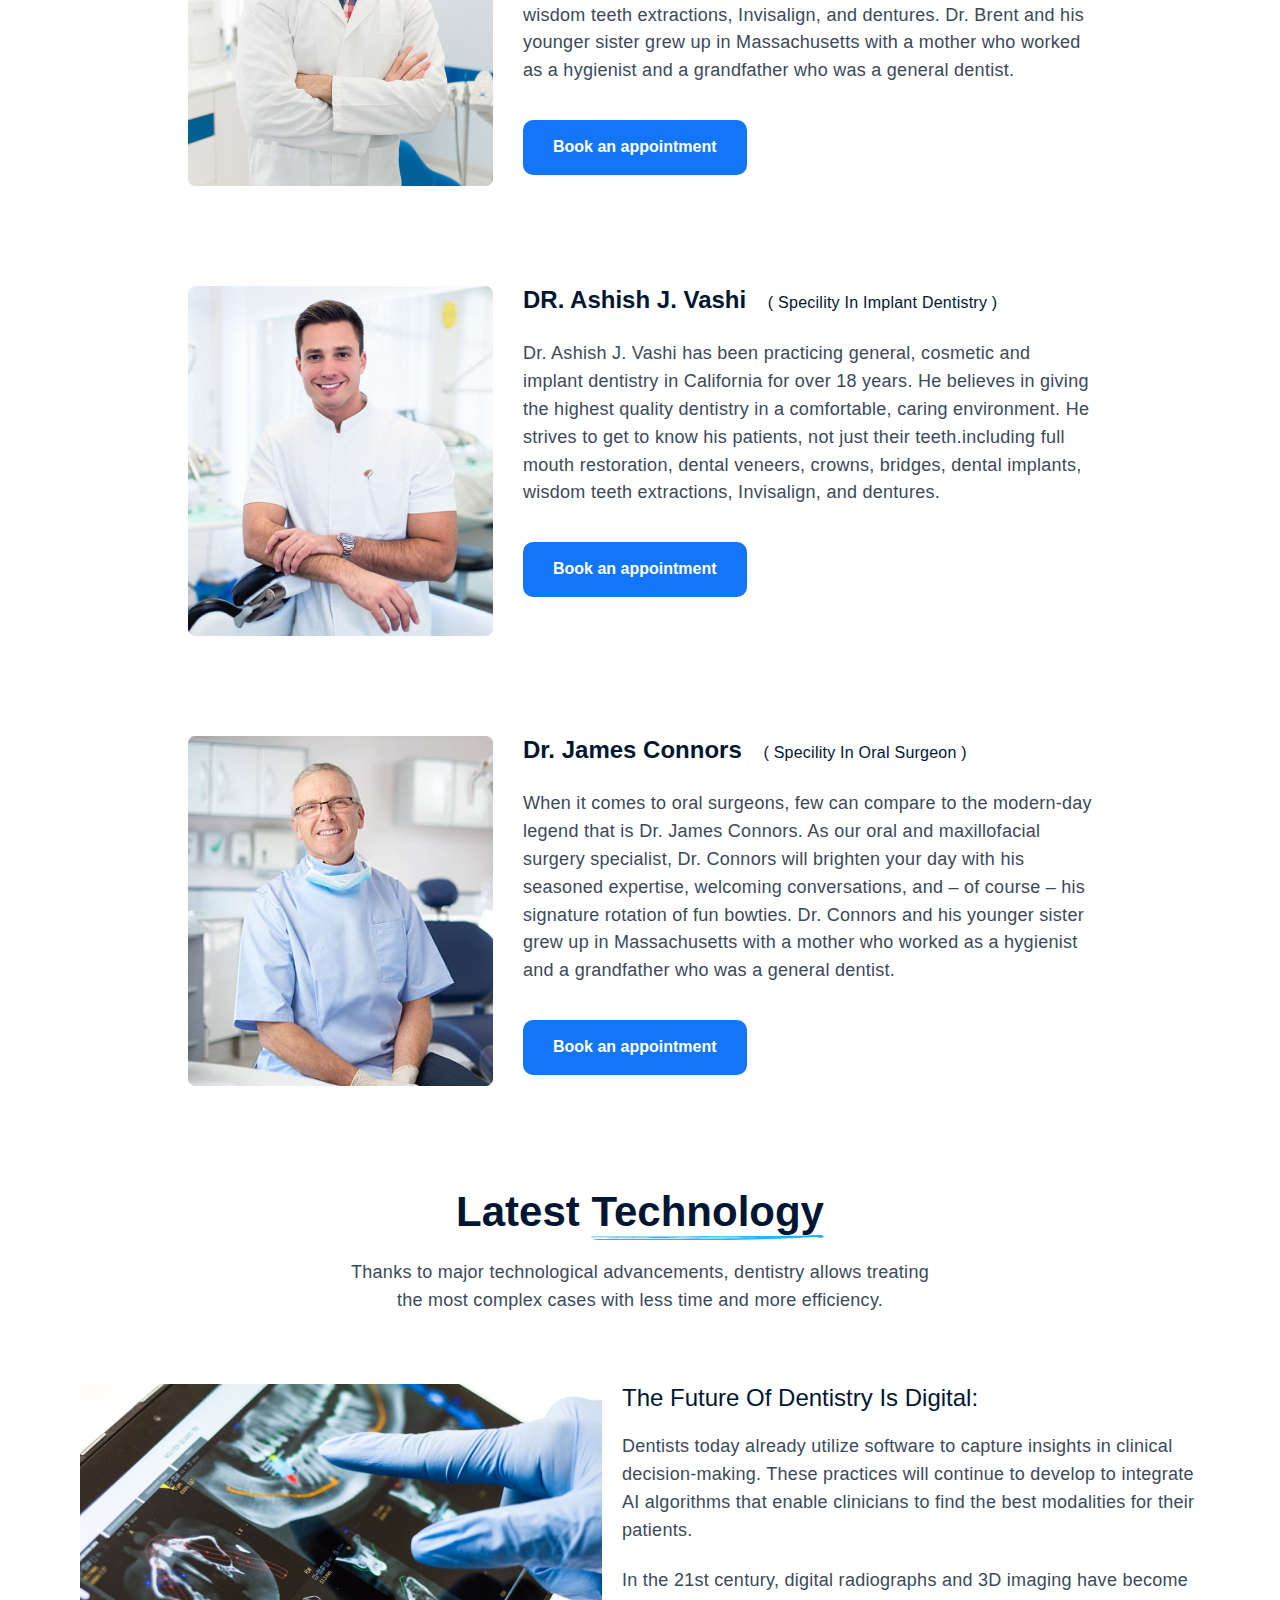
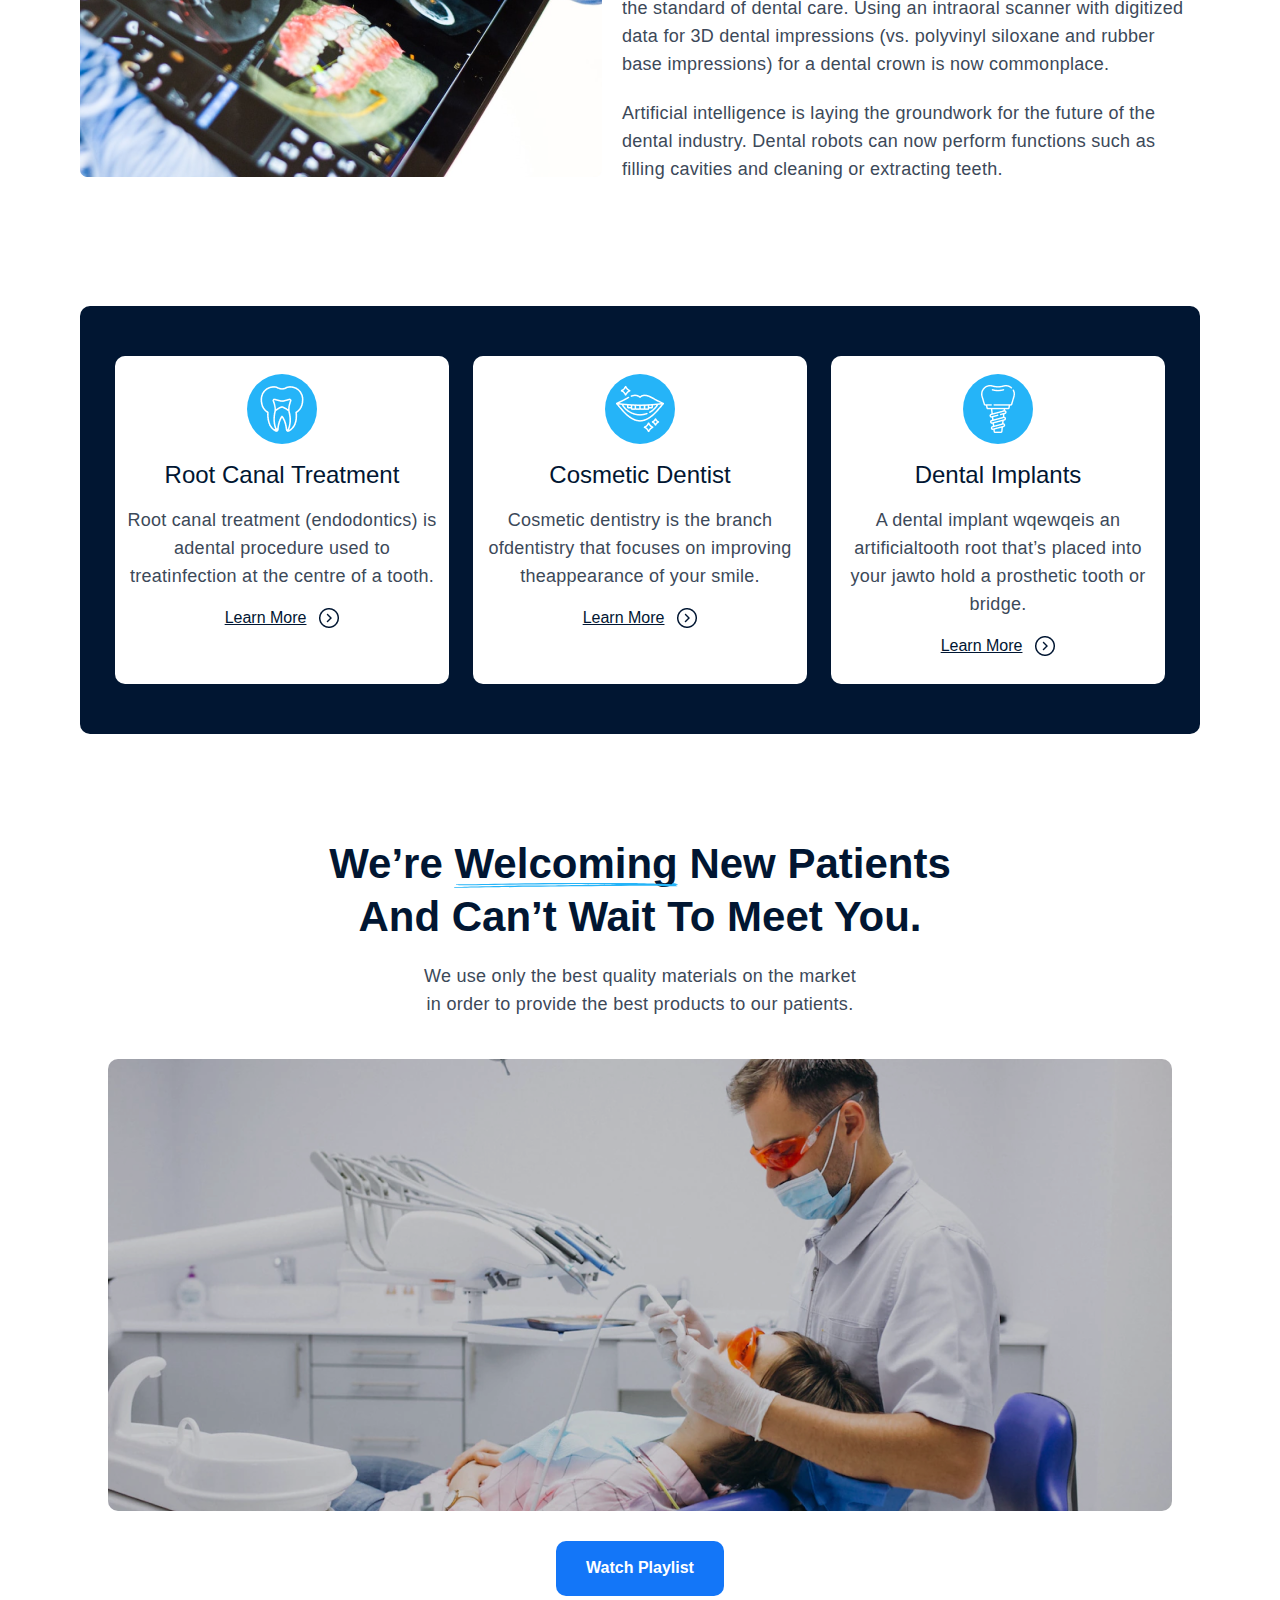
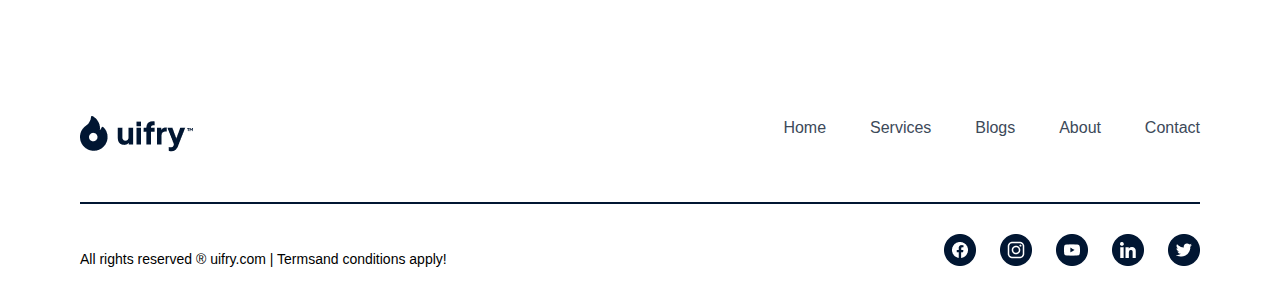
<file: about.html>
<!DOCTYPE html>
<html lang="ru">
<head>
  <title>Dental Medical Website Kit</title>
  <meta charset="UTF-8">
  <meta name="viewport" content="width=device-width, initial-scale=1.0, maximum-scale=1.0, user-scalable=0" />
  <link rel="stylesheet" href="css/style.css">
  <link href="https://api.fontshare.com/v2/css?f[]=general-sans@500,600,400,700&display=swap" rel="stylesheet">
  <link rel="preconnect" href="https://fonts.googleapis.com">
  <link rel="preconnect" href="https://fonts.gstatic.com" crossorigin>
  <link href="https://fonts.googleapis.com/css2?family=Archivo&display=swap" rel="stylesheet">
  <link rel="stylesheet" href="https://cdn.jsdelivr.net/npm/swiper@11/swiper-bundle.min.css" />
</head>
<body>
  <div class="case">
    <main class="blogs main services">
    <header class="header service">
      <div class="container">
        <div class="header__content services">
          <div class="header__logo">
            <img src="img/icons/group.png" alt="">
          </div>
          <nav class="header__nav">
            <a class="header__items" href="index.html">Home</a>
            <a class="header__items" href="services.html">Services</a>
            <a class="header__items" href="blogs.html">Blogs</a>
            <a class="header__items active" href="about.html">About</a>
            <a class="header__items" href="contact.html">Contact</a>
          </nav>
          <div class="header__book">
            <div class="header__ava">
              <a href="login.html">
                <img src="img/icons/ava1.png" alt="">
              </a>
            </div>
            <a href="contact.html">
              <span class="header__btn btn">
                <span class="header__button button">Book Now</span>
              </span>
            </a>
          </div>
          <div class="header__menu">
            <button class="header__burger" >
              <img src="img/icons/mobileButton.svg" alt="">
            </button>
              <div class="header__slide disp">
                <a class="header__items block" href="index.html">Home</a>
                <a class="header__items block" href="services.html">Services</a>
                <a class="header__items block" href="blogs.html">Blogs</a>
                <a class="header__items active block" href="about.html">About</a>
                <a class="header__items block" href="contact.html">Contact</a>
                <a class="header__items block" href="login.html">Login</a>
                <a class="header__items block" href="contact.html">Contact</a>           
              </div>
          </div>       
        </div>
      </div>
    </header>
      <div class="blogs main__service">
          <div class="container">
            <div class="blogs main__content services">
              <div class="main__services blogs">
                <h1 class="main__title services about">
                  <span class="underline">About Us</span>
                </h1>
              </div>
            </div>
            <div class="blogs__row">
              <div class="blogs__column">
                <h2 class="blogs__label label">
                  Our Mission
                </h2>
                <p class="blogs__text text">
                  At Northern Heights Dental, people come first. We help each of our patients to achieve optimal wellness and health by using a whole body approach to oral health. This means not just focusing on cavities, but focusing on; cranio-facial development, bite and joint balance, oral flora, proper muscle balance/function, and bio-compatibility of dental materials. Great care and planning ensure that everything we do helps promote overall health and well being.
                </p>
                <h3 class="blogs__title title">
                  More than anything else we love creating happy, healthy smiles.
                </h3>
                <p class="blogs__text text">
                  We work hard to stay up to date with the most advanced techniques and technologies to ensure that our patients receive the best care possible. Our office utilizes 3D CBCT radiographs to allow for guided surgical and endodontic protocols. This enables these procedures to performed digitally before they are performed surgically to ensure optimal results. 3D imaging also is utilized for the analysis of airway growth and development. We also use the best 3D optical scanner for all of our dental restoration and Invisalign impressions. Dr Williams is a strong advocate for using microsurgical techniques, this means less discomfort and faster healing times.
                </p>
              </div>
              <div class="blogs__column photo">
                <img src="img/aboutBoy.png" alt="">
              </div>
            </div>
        </div>
      </div>
    </main>
    <div class="meet">
      <div class="container">
        <div class="meet__content">
          <div class="meet__info">
            <h2 class="meet__label doctors__label label">
              Meet our <span class="underline">specialists</span>
            </h2>
            <p class="meet__text text blogs">
              We use only the best quality materials on the market in order to provide the best products to our patients.
            </p>
          </div> 
          <div class="meet__doctors">
            <div class="meet__row">
              <div class="meet__img brent"></div>
              <div class="meet__column">
                <div class="meet__name name">
                  DR. Brent <span class="speciality">( Specility in General & Cosmetic Service )</span>
                </div>
                <p class="meet__about text">
                  Dr. Brent provides general and cosmetic dentistry services at Northern Heights Dental in Flagstaff, Arizona. He has extensive experience in general and cosmetic dentistry, including full mouth restoration, dental veneers, crowns, bridges, dental implants, wisdom teeth extractions, Invisalign, and dentures. Dr. Brent and his younger sister grew up in Massachusetts with a mother who worked as a hygienist and a grandfather who was a general dentist.
                </p>
                <a href="contact.html">
                  <span class="meet__btn btn">
                    <span class="meet__button button">Book an appointment</span>
                  </span>
                </a>
              </div>
            </div>
            <div class="meet__row">
              <div class="meet__img vashi"></div>                    
              <div class="meet__column">
                <div class="meet__name name">
                  DR. Ashish J. Vashi <span class="speciality">( Specility in implant dentistry )</span>
                </div>
                <p class="meet__about text">
                  Dr. Ashish J. Vashi has been practicing general, cosmetic and implant dentistry in California for over 18 years. He believes in giving the highest quality dentistry in a comfortable, caring environment. He strives to get to know his patients, not just their teeth.including full mouth restoration, dental veneers, crowns, bridges, dental implants, wisdom teeth extractions, Invisalign, and dentures.
                </p>
                <a href="contact.html">
                  <span class="meet__btn btn">
                    <span class="meet__button button">Book an appointment</span>
                  </span>
                </a>
              </div>
            </div>
            <div class="meet__row">
              <div class="meet__img james"></div>                  
              <div class="meet__column">
                <div class="meet__name name">
                  Dr. James Connors <span class="speciality">( Specility in Oral Surgeon )</span>
                </div>
                <p class="meet__about text">
                  When it comes to oral surgeons, few can compare to the modern-day legend that is Dr. James Connors. As our oral and maxillofacial surgery specialist, Dr. Connors will brighten your day with his seasoned expertise, welcoming conversations, and – of course – his signature rotation of fun bowties. Dr. Connors and his younger sister grew up in Massachusetts with a mother who worked as a hygienist and a grandfather who was a general dentist.
                </p>
                <a href="contact.html">
                  <span class="meet__btn btn">
                    <span class="meet__button button">Book an appointment</span>
                  </span>
                </a>
              </div>
            </div>
            </div>
        </div>
      </div>
    </div>
    <div class="tech">
      <div class="container">
        <div class="tech__content">
          <h2 class="tech__label label">
            Latest <span class="underline">Technology</span>
          </h2>
          <p class="tech__text text">
            Thanks to major technological advancements, dentistry allows treating the most complex cases with less time and more efficiency.
          </p>
          <div class="tech__row">
            <div class="tech__img"></div>
            <div class="tech__column">
              <h3 class="tech__title title">
                The Future of Dentistry is Digital:
              </h3>
              <div class="tech__about">
                <p class="tech__about text">Dentists today already utilize software to capture insights in clinical decision-making. These practices will continue to develop to integrate AI algorithms that enable clinicians to find the best modalities for their patients.</p> <p class="tech__about text">In the 21st century, digital radiographs and 3D imaging have become the standard of dental care. Using an intraoral scanner with digitized data for 3D dental impressions (vs. polyvinyl siloxane and rubber base impressions) for a dental crown is now commonplace.</p> <p class="tech__about text">Artificial intelligence is laying the groundwork for the future of the dental industry. Dental robots can now perform functions such as filling cavities and cleaning or extracting teeth.</p>
              </div>
            </div>
          </div>
        </div>
      </div>
    </div>
    <div class="offers about">
      <div class="container">
          <div class="offers__content about">
            <div class="offers__row about">
              <div class="offers__column">
                <div class="offers__case">
                  <div class="offers__icon">
                    <img class="offers__icn" src="img/icons/teeth1.png" alt="">
                  </div>
                  <div class="offers__title">
                    Root Canal Treatment
                  </div>
                  <p class="offers__text">
                    Root canal treatment (endodontics) is adental procedure used to treatinfection at the centre of a tooth.
                  </p>
                  <div class="offers__more">
                    <a href="services.html">
                      <span class="offers__learn">Learn More</span>
                      <img class="offers__arrow" src="img/icons/arrow-RightCircle.jpg" alt="">
                    </a>
                  </div>
                </div>
              </div>
              <div class="offers__column">
                <div class="offers__case">
                  <div class="offers__icon">
                    <img class="offers__icn" src="img/icons/smile1.png" alt="">
                  </div>
                  <div class="offers__title">
                    Cosmetic Dentist
                  </div>
                  <p class="offers__text">
                    Cosmetic dentistry is the branch ofdentistry that focuses on improving theappearance of your smile.
                  </p>
                  <div class="offers__more">
                    <a href="services.html">
                      <span class="offers__learn">Learn More</span>
                      <img class="offers__arrow" src="img/icons/arrow-RightCircle.jpg" alt="">
                    </a>
                  </div>
               </div>
              </div>
              <div class="offers__column">
                <div class="offers__case">
                  <div class="offers__icon">
                    <img class="offers__icn" src="img/icons/implant1.png" alt="">
                  </div>
                  <div class="offers__title">
                    Dental Implants
                  </div>
                  <p class="offers__text">
                    A dental implant wqewqeis an artificialtooth root that’s placed into your jawto hold a prosthetic tooth or bridge.
                  </p>
                  <div class="offers__more">
                    <a href="services.html">
                      <span class="offers__learn">Learn More</span>
                      <img class="offers__arrow" src="img/icons/arrow-RightCircle.jpg" alt="">
                    </a>
                  </div>
                </div>
              </div>
            </div>
          </div>
          <div class="offers__content about swiper mySwiperOfferAbout">
            <div class="offers__row about swiper-wrapper">
              <div class=" offers__column about swiper-slide">
                <div class="offers__case">
                  <div class="offers__icon">
                    <img class="offers__icn" src="img/icons/teeth1.png" alt="">
                  </div>
                  <div class="offers__title">
                    Root Canal Treatment
                  </div>
                  <p class="offers__text">
                    Root canal treatment (endodontics) is adental procedure used to treatinfection at the centre of a tooth.
                  </p>
                  <div class="offers__more">
                    <a href="services.html">
                      <span class="offers__learn">Learn More</span>
                      <img class="offers__arrow" src="img/icons/arrow-RightCircle.jpg" alt="">
                    </a>
                  </div>
                </div>
              </div>
              <div class=" offers__column about swiper-slide">
                <div class="offers__case">
                  <div class="offers__icon">
                    <img class="offers__icn" src="img/icons/smile1.png" alt="">
                  </div>
                  <div class="offers__title">
                    Cosmetic Dentist
                  </div>
                  <p class="offers__text">
                    Cosmetic dentistry is the branch ofdentistry that focuses on improving theappearance of your smile.
                  </p>
                  <div class="offers__more">
                    <a href="services.html">
                      <span class="offers__learn">Learn More</span>
                      <img class="offers__arrow" src="img/icons/arrow-RightCircle.jpg" alt="">
                    </a>
                  </div>
               </div>
              </div>
              <div class=" offers__column about swiper-slide">
                <div class="offers__case">
                  <div class="offers__icon">
                    <img class="offers__icn" src="img/icons/implant1.png" alt="">
                  </div>
                  <div class="offers__title">
                    Dental Implants
                  </div>
                  <p class="offers__text">
                    A dental implant wqewqeis an artificialtooth root that’s placed into your jawto hold a prosthetic tooth or bridge.
                  </p>
                  <div class="offers__more">
                    <a href="services.html">
                      <span class="offers__learn">Learn More</span>
                      <img class="offers__arrow" src="img/icons/arrow-RightCircle.jpg" alt="">
                    </a>
                  </div>
                </div>
              </div>
            </div>
            <div class="doctors__scroll">
            <div class="doctors__prev swiper-button-prev-about ar" >
              <img class="doctors__arrow" src="img/icons/arrow-left.png" alt="">
            </div>
            <div class="doctors__next swiper-button-next-about ar">
              <img class="doctors__arrow" src="img/icons/arrow-right.png" alt="">
            </div>
            </div>            
          </div>          
      </div>
    </div>     
      <div class="video">
        <div class="container">
          <div class="video__content">
            <h2 class="video__label label">
              We’re <span class="underline">welcoming</span> new patients and can’t wait to meet you.
            </h2>
            <p class="video__text text">
              We use only the best quality materials on the market in order to provide the best products to our patients.
            </p>
            <div class="video__video">
              <img class="video__vid" src="img/image3.png" alt="">
              <img src="img/video.png" alt="" class="video__vidMobile">
            </div>
            <div class="video__playlist">
              <button class="video__btn btn"><span class="video__button button">Watch Playlist</span></button>
            </div>
          </div>
        </div>
      </div>
    <footer class="footer">
      <div class="container">
        <div class="footer__content">
          <div class="footer__info">
            <div class="footer__logo">
              <img src="img/icons/group.png" alt="">
            </div>
            <nav class="footer__nav">
              <a class="footer__items" href="index.html">Home</a>
              <a class="footer__items" href="services.html">Services</a>
              <a class="footer__items" href="blogs.html">Blogs</a>
              <a class="footer__items" href="about.html">About</a>
              <a class="footer__items" href="contact.html">Contact</a>
            </nav>
          </div>
          <div class="footer__links">
            <p class="footer_text">
              All rights reserved ® uifry.com  | Termsand conditions apply!
            </p>
            <div class="footer__social">
              <a class="footer__icons" href="#">
                <img src="img/icons/facebook.png" alt="">
              </a>
              <a class="footer__icons" href="#">
                <img src="img/icons/instagram.png" alt="">
              </a>
              <a class="footer__icons" href="#">
                <img src="img/icons/youtube.png" alt="">
              </a>
              <a class="footer__icons" href="#">
                <img src="img/icons/linkedin.png" alt="">
              </a>
              <a class="footer__icons" href="#">
                <img src="img/icons/twitter.png" alt="">
              </a>
            </div>
          </div>
        </div>
        </div>
    </footer>
    <footer class="mobile__footer">
      <div class="container">
        <div class="mobile__content">
          <div class="mobile__burger">
            <div class="mobile__logo">
              <img src="img/icons/mobileLogo.svg" alt="">
            </div>
            <div class="header__menu">
              <button class="header__burger mobile__bur" >
                <img src="img/icons/mobileBurger.svg" alt="">
              </button>
              <div class="header__slide mobile__sl dis">
                <a class="header__items block" href="index.html">Home</a>
                <a class="header__items block" href="services.html">Services</a>
                <a class="header__items block" href="blogs.html">Blogs</a>
                <a class="header__items active block" href="about.html">About</a>
                <a class="header__items block" href="contact.html">Contact</a>
                <a class="header__items block" href="login.html">Login</a>
                <a class="header__items block" href="contact.html">Contact</a>           
              </div>
          </div>
          </div>
          <p class="mobile__text text">
            All our PRO level features at your fingertips.
          </p>
          <p class="mobile__follow">
            Follow us on
          </p>
          <div class="mobile__links">
            <a href="#">
            <img class="mobile__icn" src="img/icons/mobileFacebook.png" alt="">
            </a>
            <a href="">
              <img class="mobile__icn" src="img/icons/mobileInsta.png">
            </a>
            <a href="">
              <img class="mobile__icn" src="img/icons/mobileTwitter.png">
            </a>
            <a href="">
              <img class="mobile__icn" src="img/icons/mobileLink.png">
            </a>
          </div>
          <div class="mobile__end">
            <p>Uifry by M.Aze, CopyRights are protected by Uifry</p>
          </div>
        </div>
      </div>
    </footer>
  </div>
    <script src="https://cdn.jsdelivr.net/npm/swiper@11/swiper-bundle.min.js"></script>
    <script src="js/main.js" defer></script>
</body>
</html>
</file>
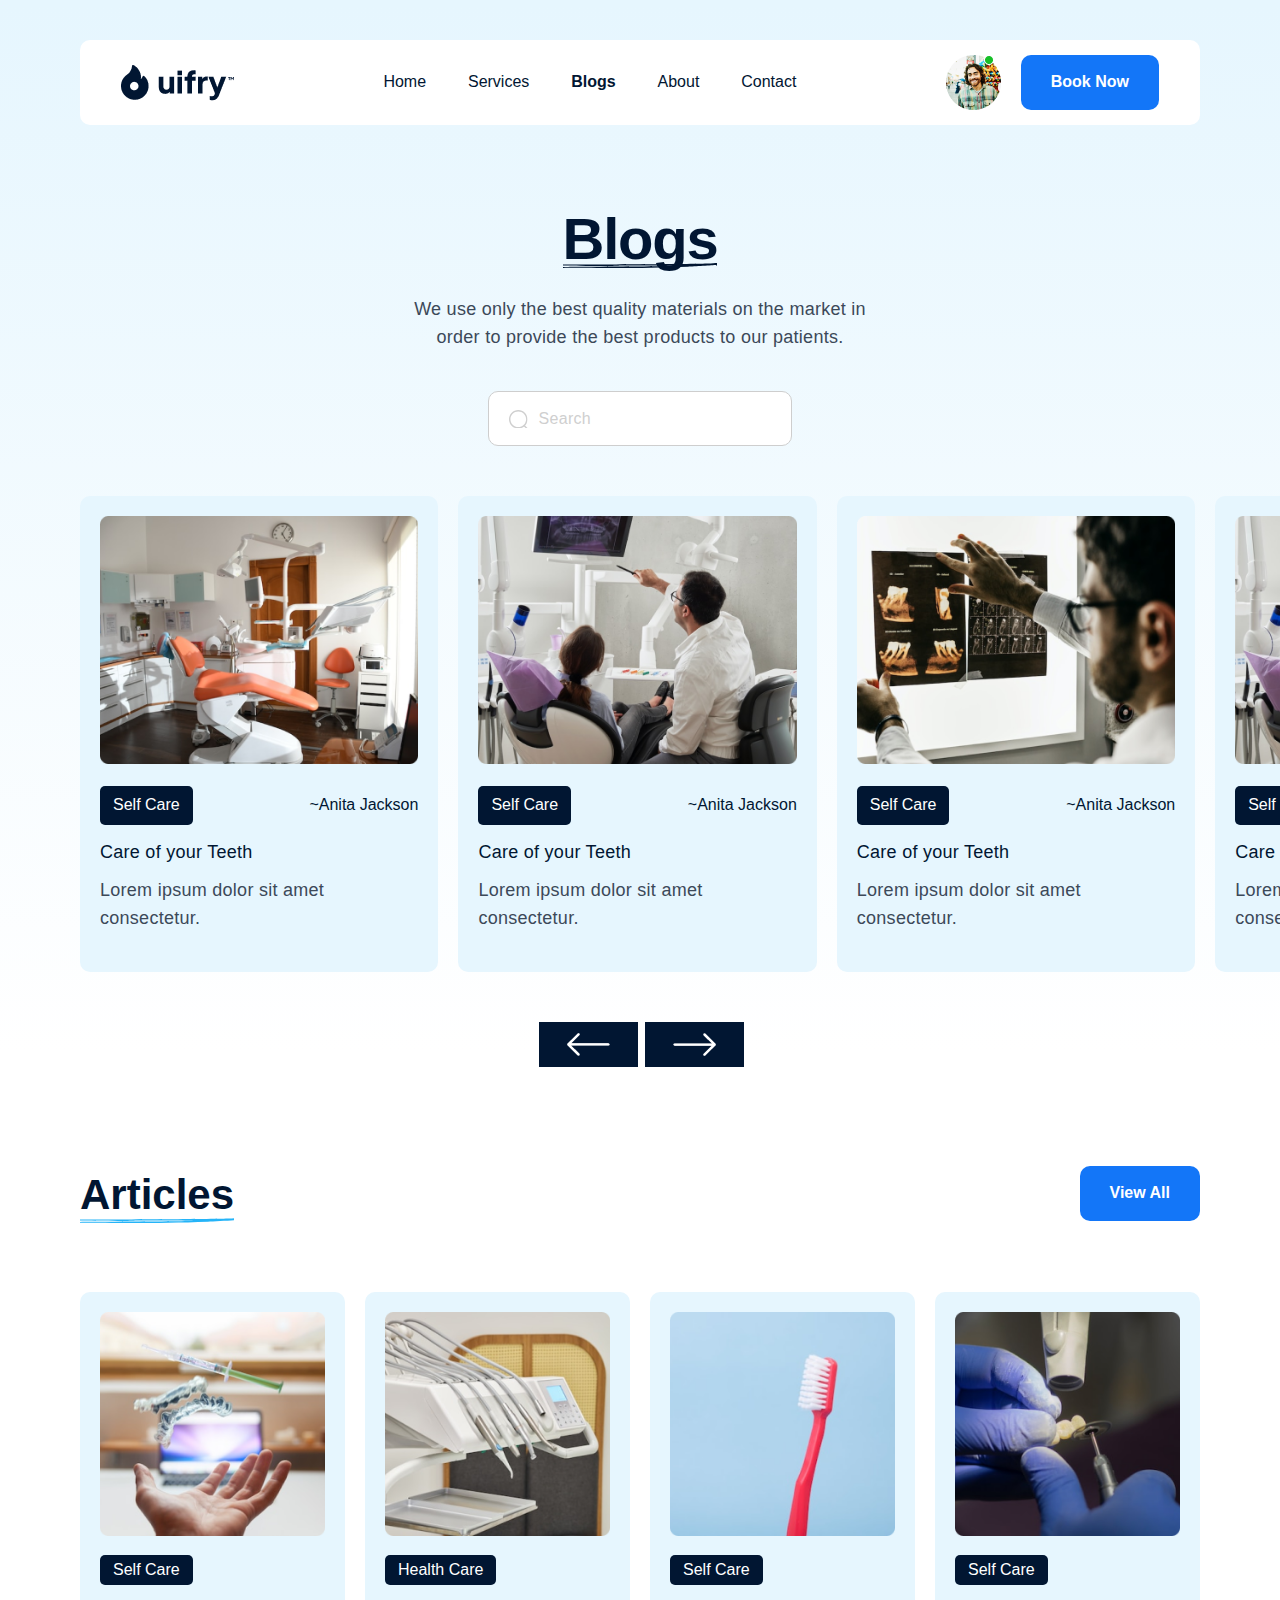
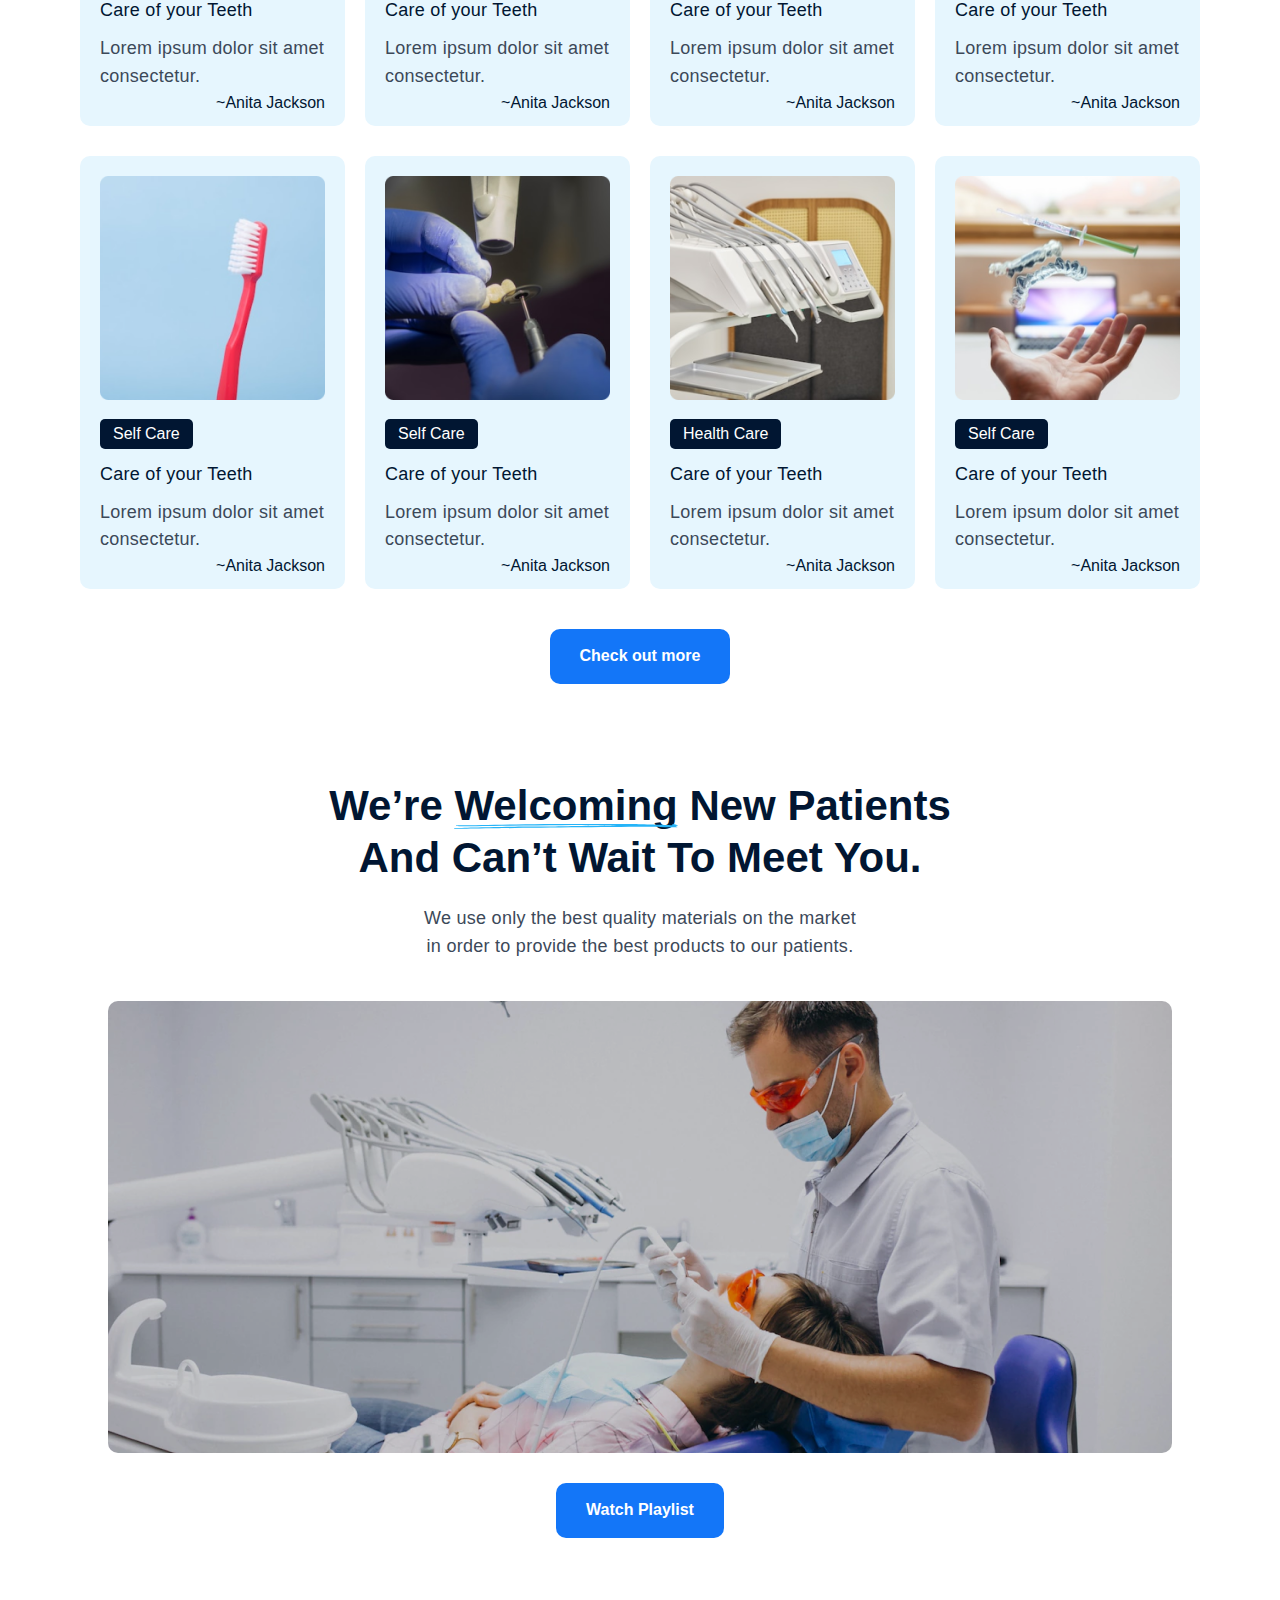
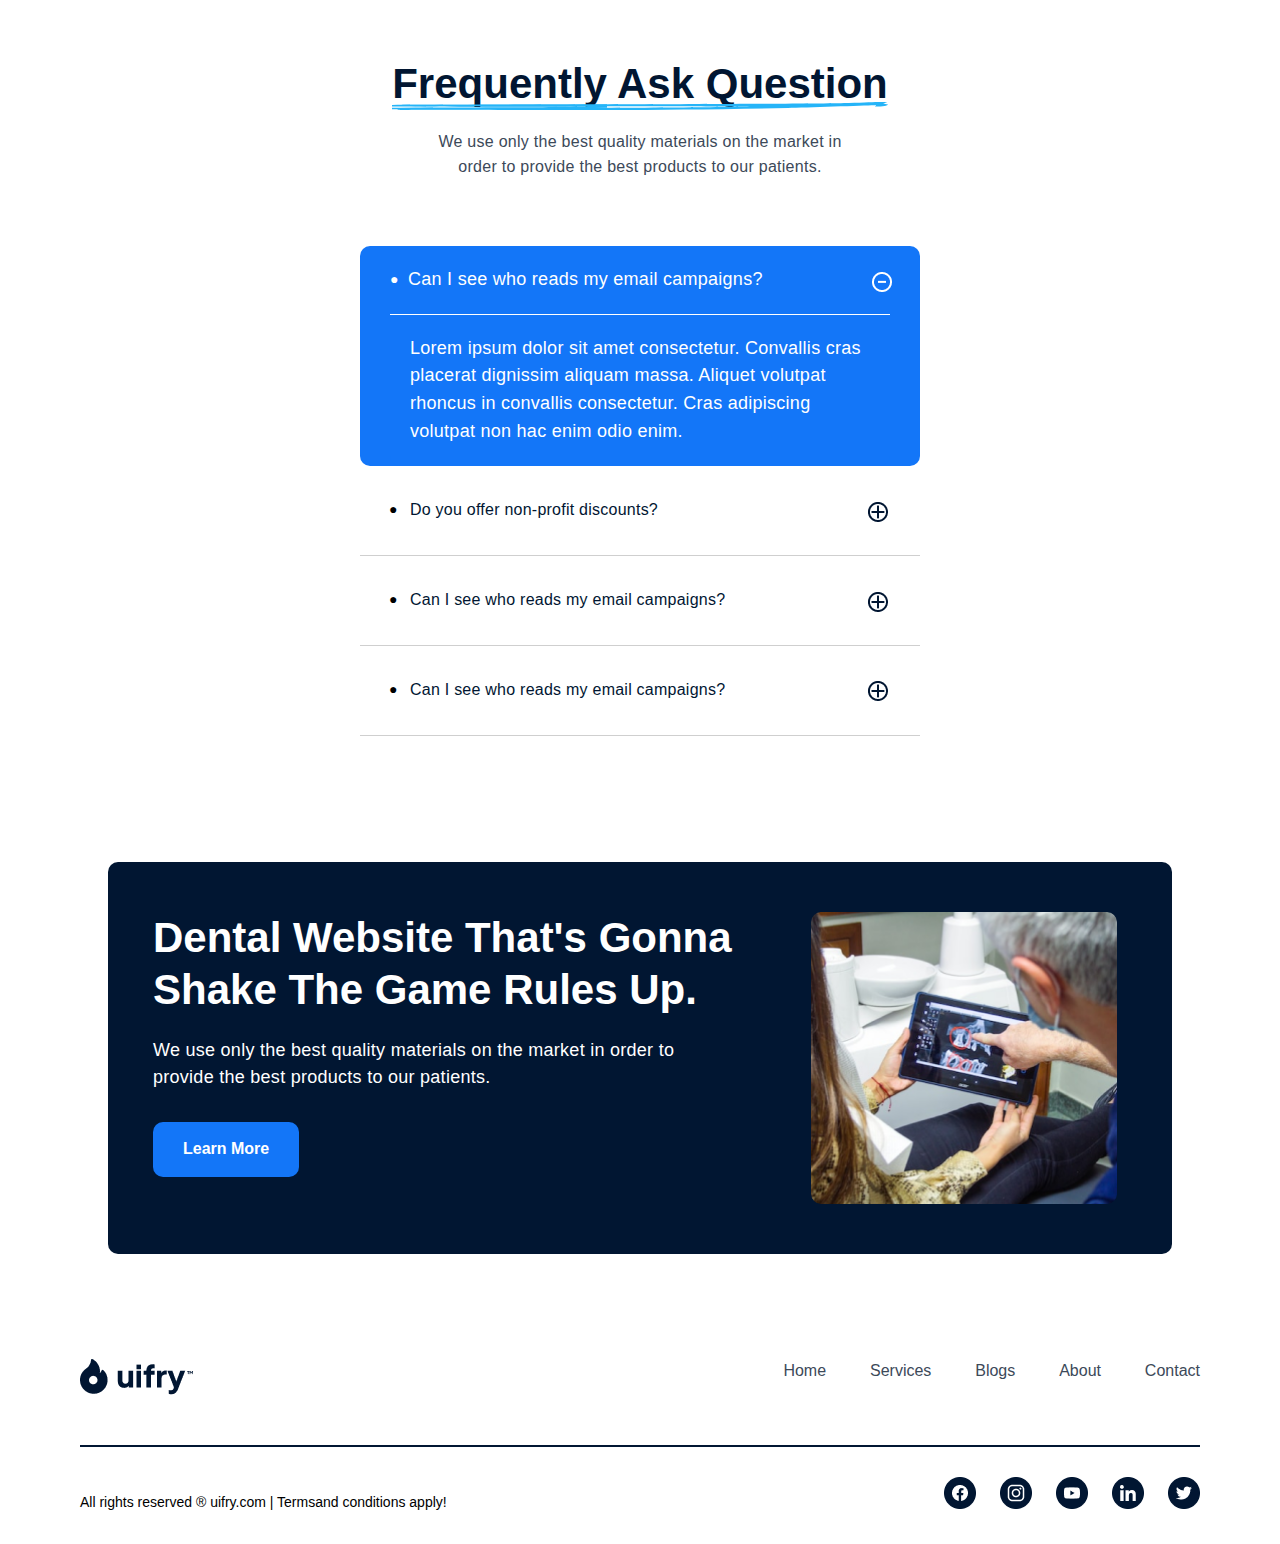
<file: blogs.html>
<!DOCTYPE html>
<html lang="ru">
<head>
  <title>Dental Medical Website Kit</title>
  <meta charset="UTF-8">
  <meta name="viewport" content="width=device-width, initial-scale=1.0, maximum-scale=1.0, user-scalable=0" />
  <link rel="stylesheet" href="css/style.css">
  <link href="https://api.fontshare.com/v2/css?f[]=general-sans@500,600,400,700&display=swap" rel="stylesheet">
  <link rel="preconnect" href="https://fonts.googleapis.com">
  <link rel="preconnect" href="https://fonts.gstatic.com" crossorigin>
  <link href="https://fonts.googleapis.com/css2?family=Archivo&display=swap" rel="stylesheet">
  <link rel="stylesheet" href="https://cdn.jsdelivr.net/npm/swiper@11/swiper-bundle.min.css" />
</head>
<body>
  <div class="case">
    <main class="main services">
    <header class="header service">
      <div class="container">
        <div class="header__content services">
          <div class="header__logo">
            <img src="img/icons/group.png" alt="">
          </div>
          <nav class="header__nav">
            <a class="header__items" href="index.html">Home</a>
            <a class="header__items" href="services.html">Services</a>
            <a class="header__items active" href="blogs.html">Blogs</a>
            <a class="header__items" href="about.html">About</a>
            <a class="header__items" href="contact.html">Contact</a>
          </nav>
          <div class="header__book">
            <div class="header__ava">
              <a href="login.html">
                <img src="img/icons/ava1.png" alt="">
              </a>
            </div>
            <a href="contact.html">
              <span class="header__btn btn">
                <span class="header__button button">Book Now</span>
              </span>
            </a>
          </div>
          <div class="header__menu">
            <button class="header__burger" >
              <img src="img/icons/mobileButton.svg" alt="">
            </button>
              <div class="header__slide disp">
                <a class="header__items block" href="index.html">Home</a>
                <a class="header__items block" href="services.html">Services</a>
                <a class="header__items active block" href="blogs.html">Blogs</a>
                <a class="header__items block" href="about.html">About</a>
                <a class="header__items block" href="contact.html">Contact</a>
                <a class="header__items block" href="login.html">Login</a>                           
              </div>
          </div>       
        </div>
      </div>
    </header>
      <div class="main__service">
        <div class="container">
        <div class="main__content services">
          <div class="main__services blogs">
            <h1 class="main__title services blogs">
              <span class="underline">Blogs</span>
            </h1>
            <p class="main__text text services">
              We use only the best quality materials on the market in order to provide the best products to our patients.
            </p>
             <form action="#" method="get">
                <div class="form__phone blogs">
                  <input type="search" class="form__input blogs"  placeholder="Search" >
                </div>
            </form>
          </div>
          <div class="main__wrap">
            <div class="news__articles main blogs swiper mySwiperBlogs">
              <div class="news__row swiper-wrapper">
                <article class="news__column swiper-slide">
                  <div class="news__wrapper blogs">
                    <div class="news__img">
                      <img src="img/blogsImg1.png" alt="">
                    </div>
                    <div class="news__case">
                      <div class="news__btn blogs">
                        <span class="news__button">Self Care
                        </span>
                      </div>
                      <footer class="news___author">
                          ~Anita Jackson
                      </footer>
                      </div>                     
                    <h3 class="news__label">
                      Care of your Teeth
                    </h3>
                    <p class="news__text blogs">
                      Lorem ipsum dolor sit amet consectetur.
                    </p>
                  </div>
                </article>
                <article class="news__column swiper-slide">
                  <div class="news__wrapper blogs">
                    <div class="news__img">
                      <img src="img/blogsImg.png" alt="">
                    </div>
                    <div class="news__case">
                      <div class="news__btn blogs">
                        <span class="news__button">Self Care
                        </span>
                      </div>
                      <footer class="news___author">
                          ~Anita Jackson
                      </footer>
                      </div>                     
                    <h3 class="news__label">
                      Care of your Teeth
                    </h3>
                    <p class="news__text blogs">
                      Lorem ipsum dolor sit amet consectetur.
                    </p>
                  </div>
                </article>
                <article class="news__column swiper-slide">
                  <div class="news__wrapper blogs">
                    <div class="news__img">
                      <img src="img/blogsImg3.png" alt="">
                    </div>
                    <div class="news__case">
                      <div class="news__btn blogs">
                        <span class="news__button">Self Care
                        </span>
                      </div>
                      <footer class="news___author">
                          ~Anita Jackson
                      </footer>
                      </div>                     
                    <h3 class="news__label">
                      Care of your Teeth
                    </h3>
                    <p class="news__text blogs">
                      Lorem ipsum dolor sit amet consectetur.
                    </p>
                  </div>
                </article>
                <article class="news__column swiper-slide">
                  <div class="news__wrapper blogs">
                    <div class="news__img">
                      <img src="img/blogsImg.png" alt="">
                    </div>
                    <div class="news__case">
                      <div class="news__btn blogs">
                        <span class="news__button">Self Care
                        </span>
                      </div>
                      <footer class="news___author">
                          ~Anita Jackson
                      </footer>
                      </div>                     
                    <h3 class="news__label">
                      Care of your Teeth
                    </h3>
                    <p class="news__text blogs">
                      Lorem ipsum dolor sit amet consectetur.
                    </p>
                  </div>
                </article>
              </div>
            </div>
          <div class="review__scroll blogs">
            <div class="review__prev ar1 swiper-button-prev-rev">
              <img class="review__arrow" src="img/icons/arrowLeft.png" alt="">
            </div>
            <div class="review__next ar1 swiper-button-next-rev">
              <img class="review__arrow" src="img/icons/arrowRight.png" alt="">
            </div>
          </div>
          </div>
        </div>
      </div>
      </div>
    </main>
      <div class="news blogs">
        <div class="container">
        <div class="news__content blogs">
          <div class="news__header blogs">
            <div class="news__title">
              <h2 class="news__label1 label blogs"><span class="underline">Articles</span>
              </h2>
            </div>
            <a href="#">
              <span class="news__btn1 btn">
                <span class="news__button1 button">View All</span>
              </span>
            </a>
          </div>
          <div class="news__articles blogs">
            <div class="news__row blogs">
              <article class="news__column blogs">
                <div class="news__wrapper blogs">
                  <div class="news__img">
                    <img src="img/articleb1.png" alt="">
                  </div>
                  <a href="#">
                    <span class="news__btn blogs">
                      <span class="news__button">Self Care
                      </span>
                    </span>
                  </a>
                  <h3 class="news__label">
                    Care of your Teeth
                  </h3>
                  <p class="news__text">
                    Lorem ipsum dolor sit amet consectetur.
                  </p>
                  <footer class="news___author">
                    ~Anita Jackson
                  </footer>
                </div>
              </article>
              <article class="news__column blogs">
                <div class="news__wrapper blogs">
                  <div class="news__img">
                    <img src="img/articleb2.png" alt="">
                  </div>
                  <a href="#">
                    <span class="news__btn blogs">
                      <span class="news__button">Health Care
                      </span>
                    </span>
                  </a>
                  <h3 class="news__label">
                    Care of your Teeth
                  </h3>
                  <p class="news__text">
                    Lorem ipsum dolor sit amet consectetur.
                  </p>
                  <footer class="news___author">
                    ~Anita Jackson
                  </footer>
                </div>
              </article>
              <article class="news__column blogs">
                <div class="news__wrapper blogs">
                  <div class="news__img">
                    <img src="img/articleb3.png" alt="">
                  </div>
                  <a href="#">
                    <span class="news__btn blogs">
                      <span class="news__button">Self Care
                      </span>
                    </span>
                  </a>
                  <h3 class="news__label">
                    Care of your Teeth
                  </h3>
                  <p class="news__text">
                    Lorem ipsum dolor sit amet consectetur.
                  </p>
                  <footer class="news___author">
                    ~Anita Jackson
                  </footer>
                </div>
              </article>
              <article class="news__column blogs">
                <div class="news__wrapper blogs">
                  <div class="news__img">
                    <img src="img/articleb4.png" alt="">
                  </div>
                  <a href="#">
                    <span class="news__btn blogs">
                      <span class="news__button">Self Care
                      </span>
                    </span>
                  </a>
                  <h3 class="news__label">
                    Care of your Teeth
                  </h3>
                  <p class="news__text">
                    Lorem ipsum dolor sit amet consectetur.
                  </p>
                  <footer class="news___author">
                    ~Anita Jackson
                  </footer>
                </div>
              </article>
              <article class="news__column blogs">
                <div class="news__wrapper blogs">
                  <div class="news__img">
                    <img src="img/articleb3.png" alt="">
                  </div>
                  <a href="#">
                    <span class="news__btn blogs">
                      <span class="news__button">Self Care
                      </span>
                    </span>
                  </a>
                  <h3 class="news__label">
                    Care of your Teeth
                  </h3>
                  <p class="news__text">
                    Lorem ipsum dolor sit amet consectetur.
                  </p>
                  <footer class="news___author">
                    ~Anita Jackson
                  </footer>
                </div>
              </article>
              <article class="news__column blogs">
                <div class="news__wrapper blogs">
                  <div class="news__img">
                    <img src="img/articleb4.png" alt="">
                  </div>
                  <a href="#">
                    <span class="news__btn blogs">
                      <span class="news__button">Self Care
                      </span>
                    </span>
                  </a>
                  <h3 class="news__label">
                    Care of your Teeth
                  </h3>
                  <p class="news__text">
                    Lorem ipsum dolor sit amet consectetur.
                  </p>
                  <footer class="news___author">
                    ~Anita Jackson
                  </footer>
                </div>
              </article>
              <article class="news__column blogs">
                <div class="news__wrapper blogs">
                  <div class="news__img">
                    <img src="img/articleb2.png" alt="">
                  </div>
                  <a href="#">
                    <span class="news__btn blogs">
                      <span class="news__button">Health Care
                      </span>
                    </span>
                  </a>
                  <h3 class="news__label">
                    Care of your Teeth
                  </h3>
                  <p class="news__text">
                    Lorem ipsum dolor sit amet consectetur.
                  </p>
                  <footer class="news___author">
                    ~Anita Jackson
                  </footer>
                </div>
              </article>
              <article class="news__column blogs">
                <div class="news__wrapper blogs">
                  <div class="news__img">
                    <img src="img/articleb1.png" alt="">
                  </div>
                  <a href="#">
                    <span class="news__btn blogs">
                      <span class="news__button">Self Care
                      </span>
                    </span>
                  </a>
                  <h3 class="news__label">
                    Care of your Teeth
                  </h3>
                  <p class="news__text">
                    Lorem ipsum dolor sit amet consectetur.
                  </p>
                  <footer class="news___author">
                    ~Anita Jackson
                  </footer>
                </div>
              </article>
            </div>
          </div>
          <div class="news__more blogs">
            <a href="#">
              <span class="news__btn2 btn">
                <span class="news__button2 button">
                  Check out more
                </span>
              </span>
            </a>
          </div>
        </div>
      </div>
    </div>
      <div class="video">
        <div class="container">
          <div class="video__content">
            <h2 class="video__label label">
              We’re <span class="underline">welcoming</span> new patients and can’t wait to meet you.
            </h2>
            <p class="video__text text">
              We use only the best quality materials on the market in order to provide the best products to our patients.
            </p>
            <div class="video__video">
              <img class="video__vid" src="img/image3.png" alt="">
              <img src="img/video.png" alt="" class="video__vidMobile">
            </div>
            <div class="video__playlist">
              <button class="video__btn btn"><span class="video__button button">Watch Playlist</span></button>
            </div>
          </div>
        </div>
      </div>
      <div class="faq">
        <div class="container">
        <div class="faq__wrapper">
          <div class="faq__content">
            <h2 class="faq__label label">
              <span class="underline"><span class="underline">Frequently</span> Ask Question</span>
            </h2>
            <p class="faq__text text">
              We use only the best quality materials on the market in order to provide the best products to our patients.
            </p>
            <div class="faq__questions">
              <div class="faq__item open">
                <h6 class="faq__heading"> Can I see who reads my email campaigns?</h6>
                <p class="faq__answer">
                  Lorem ipsum dolor sit amet consectetur. Convallis cras placerat dignissim aliquam massa. Aliquet volutpat rhoncus in convallis consectetur. Cras adipiscing volutpat non hac enim odio enim.
                </p>
              </div>
              <div class="faq__item close">
                <h6 class="faq__heading"> Do you offer non-profit discounts?</h6>
                <p class="faq__answer">
                  Lorem ipsum dolor sit amet consectetur. Convallis cras placerat dignissim aliquam massa. Aliquet volutpat rhoncus in convallis consectetur. Cras adipiscing volutpat non hac enim odio enim.
                </p>
              </div>
              <div class="faq__item close">
                <h6 class="faq__heading"> Can I see who reads my email campaigns?</h6>
                <p class="faq__answer">
                  Lorem ipsum dolor sit amet consectetur. Convallis cras placerat dignissim aliquam massa. Aliquet volutpat rhoncus in convallis consectetur. Cras adipiscing volutpat non hac enim odio enim.
                </p>
              </div>
              <div class="faq__item close">
                <h6 class="faq__heading"> Can I see who reads my email campaigns?</h6>
                <p class="faq__answer">
                  Lorem ipsum dolor sit amet consectetur. Convallis cras placerat dignissim aliquam massa. Aliquet volutpat rhoncus in convallis consectetur. Cras adipiscing volutpat non hac enim odio enim.
                </p>
              </div>                                        
            </div>
          </div>
        </div>
        </div>
      </div>
      <div class="website">
        <div class="container">
          <div class="website__content">
            <div class="website__row">
              <div class="website__column">
                <h2 class="website__label label">
                  Dental Website that's gonna shake the game rules up.
                </h2>
                <p class="website__text text">
                  We use only the best quality materials on the market in order to provide the best products to our patients.
                </p>
                <a href="about.html">
                  <span class="website__btn btn">
                    <span class="website__button button">
                      Learn More
                    </span>
                  </span>
                </a>
              </div>
              <div class="website__column2">
                <div class="website__img">
                  <!-- <img src="img/img.png" alt=""> -->
                </div>
              </div>
            </div>
          </div>
        </div>
      </div>
    </main>
    <footer class="footer">
      <div class="container">
        <div class="footer__content">
          <div class="footer__info">
            <div class="footer__logo">
              <img src="img/icons/group.png" alt="">
            </div>
            <nav class="footer__nav">
              <a class="footer__items" href="index.html">Home</a>
              <a class="footer__items" href="services.html">Services</a>
              <a class="footer__items" href="blogs.html">Blogs</a>
              <a class="footer__items" href="about.html">About</a>
              <a class="footer__items" href="contact.html">Contact</a>
            </nav>
          </div>
          <div class="footer__links">
            <p class="footer_text">
              All rights reserved ® uifry.com  | Termsand conditions apply!
            </p>
            <div class="footer__social">
              <a class="footer__icons" href="#">
                <img src="img/icons/facebook.png" alt="">
              </a>
              <a class="footer__icons" href="#">
                <img src="img/icons/instagram.png" alt="">
              </a>
              <a class="footer__icons" href="#">
                <img src="img/icons/youtube.png" alt="">
              </a>
              <a class="footer__icons" href="#">
                <img src="img/icons/linkedin.png" alt="">
              </a>
              <a class="footer__icons" href="#">
                <img src="img/icons/twitter.png" alt="">
              </a>
            </div>
          </div>
        </div>
        </div>
    </footer>
    <footer class="mobile__footer">
      <div class="container">
        <div class="mobile__content">
          <div class="mobile__burger">
            <div class="mobile__logo">
              <img src="img/icons/mobileLogo.svg" alt="">
            </div>
            <div class="header__menu">
              <button class="header__burger mobile__bur" >
                <img src="img/icons/mobileBurger.svg" alt="">
              </button>
              <div class="header__slide mobile__sl dis">
                <a class="header__items block" href="index.html">Home</a>
                <a class="header__items block" href="services.html">Services</a>
                <a class="header__items active block" href="blogs.html">Blogs</a>
                <a class="header__items block" href="about.html">About</a>
                <a class="header__items block" href="contact.html">Contact</a>
                <a class="header__items block" href="login.html">Login</a>                           
              </div>
          </div>
          </div>
          <p class="mobile__text text">
            All our PRO level features at your fingertips.
          </p>
          <p class="mobile__follow">
            Follow us on
          </p>
          <div class="mobile__links">
            <a href="#">
            <img class="mobile__icn" src="img/icons/mobileFacebook.png" alt="">
            </a>
            <a href="">
              <img class="mobile__icn" src="img/icons/mobileInsta.png">
            </a>
            <a href="">
              <img class="mobile__icn" src="img/icons/mobileTwitter.png">
            </a>
            <a href="">
              <img class="mobile__icn" src="img/icons/mobileLink.png">
            </a>
          </div>
          <div class="mobile__end">
            <p>Uifry by M.Aze, CopyRights are protected by Uifry</p>
          </div>
        </div>
      </div>
    </footer>
  </div>
      <script src="https://cdn.jsdelivr.net/npm/swiper@11/swiper-bundle.min.js"></script>
    <script src="js/main.js" defer></script>
</body>
</html>
</file>
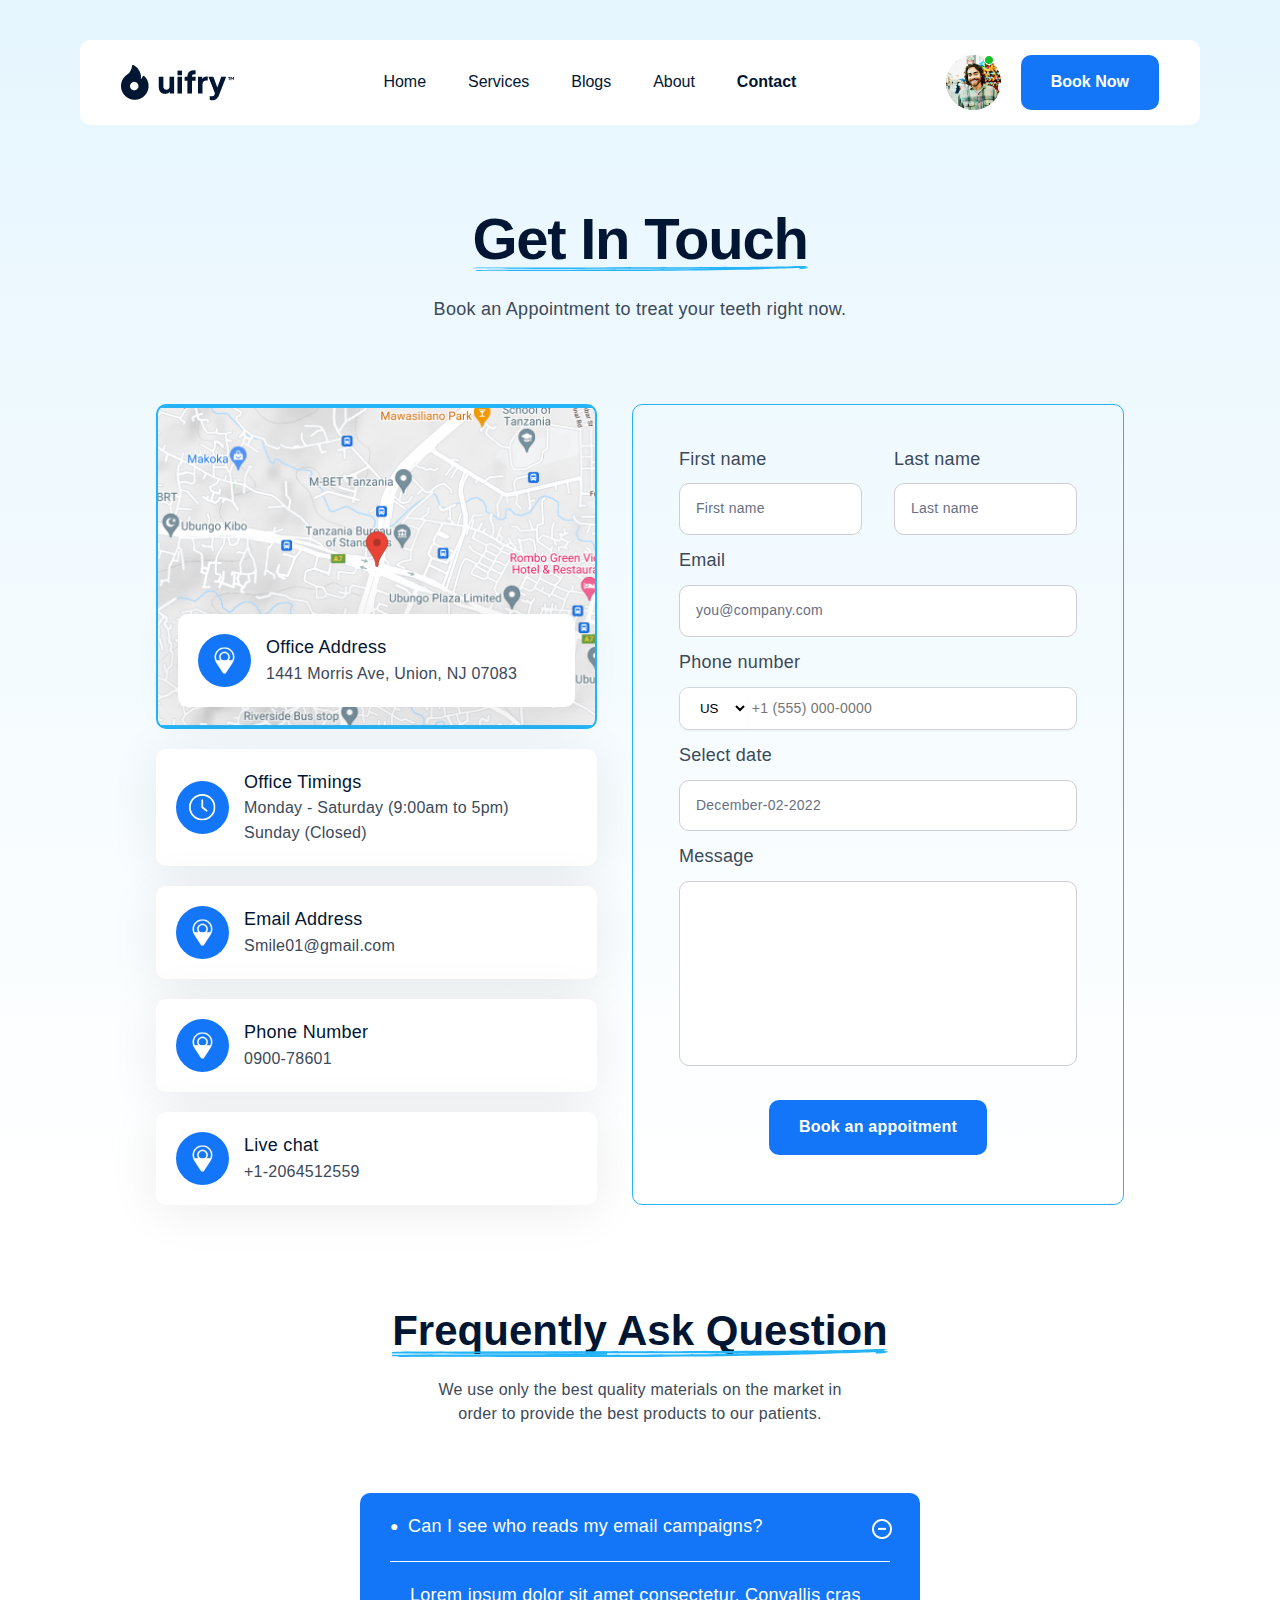
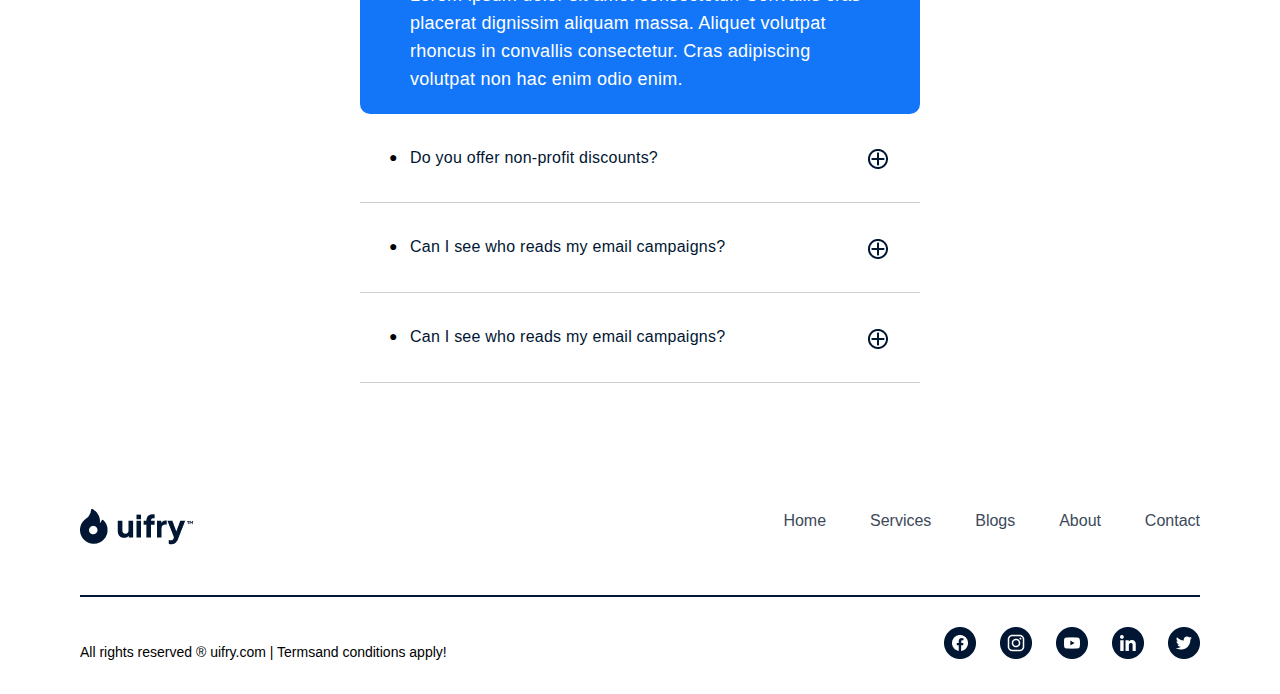
<file: contact.html>
<!DOCTYPE html>
<html lang="ru">
<head>
  <title>Dental Medical Website Kit</title>
  <meta charset="UTF-8">
  <meta name="viewport" content="width=device-width, initial-scale=1.0, maximum-scale=1.0, user-scalable=0" />
  <link rel="stylesheet" href="css/style.css">
  <link href="https://api.fontshare.com/v2/css?f[]=general-sans@500,600,400,700&display=swap" rel="stylesheet">
  <link rel="preconnect" href="https://fonts.googleapis.com">
  <link rel="preconnect" href="https://fonts.gstatic.com" crossorigin>
  <link href="https://fonts.googleapis.com/css2?family=Archivo&display=swap" rel="stylesheet">
  <link rel="stylesheet" href="https://cdn.jsdelivr.net/npm/swiper@11/swiper-bundle.min.css" />
</head>
<body>
  <div class="case">
    <main class="main services">
    <header class="header service">
      <div class="container">
        <div class="header__content services">
          <div class="header__logo">
            <img src="img/icons/group.png" alt="">
          </div>
          <nav class="header__nav">
            <a class="header__items" href="index.html">Home</a>
            <a class="header__items" href="services.html">Services</a>
            <a class="header__items" href="blogs.html">Blogs</a>
            <a class="header__items" href="about.html">About</a>
            <a class="header__items active" href="contact.html">Contact</a>
          </nav>
          <div class="header__book">
            <div class="header__ava">
              <a href="login.html">
                <img src="img/icons/ava1.png" alt="">
              </a>
            </div>
            <a href="contact.html">
              <span class="header__btn btn">
                <span class="header__button button">Book Now</span>
              </span>
            </a>
          </div>
          <div class="header__menu">
            <button class="header__burger" >
              <img src="img/icons/mobileButton.svg" alt="">
            </button>
              <div class="header__slide disp">
                <a class="header__items block" href="index.html">Home</a>
                <a class="header__items block" href="services.html">Services</a>
                <a class="header__items block" href="blogs.html">Blogs</a>
                <a class="header__items block" href="about.html">About</a>
                <a class="header__items active block" href="contact.html">Contact</a>
                <a class="header__items block" href="login.html">Login</a>
                <a class="header__items active block" href="contact.html">Contact</a>
              </div>
          </div>       
        </div>
      </div>
    </header>
      <div class="main__service">
        <div class="container">
          <div class="main__content services contact">
            <div class="main__services blogs contact">
              <h1 class="main__title services blogs contacts">
                <span class="underline">Get in touch</span>
                <div class="main__vector blogs">
                </div>
              </h1>
              <p class="main__text text services">
                Book an Appointment to treat your teeth right now.
              </p>
            </div>
          </div>
        </div>
      </div>
    <div class="contacts">
      <div class="container">
        <div class="contacts__content">
          <div class="contacts__row">
            <div class="contacts__column map">
              <div class="contacts__img">
                <div class="contacts__address box">
                  <div class="contacts__box">
                    <div class="contacts__icon">
                      <img src="img/icons/icnContact1.svg" alt="" class="contacts__icn">
                    </div>
                    <div class="contacts__wrap address">
                      <h6>Office Address</h6>
                      <p>1441 Morris Ave, Union, NJ 07083</p>
                    </div>
                  </div>
                </div>
              </div>              
                <div class="contacts__time box">
                  <div class="contacts__box time">
                    <div class="contacts__icon">
                      <img class="contacts__icn" src="img/icons/icnContact.svg" alt=""> 
                    </div>
                    <div class="contacts__wrap">
                    <h6>Office Timings</h6>
                    <p>Monday - Saturday (9:00am to 5pm) <br> Sunday (Closed)</p>
                    </div>
                  </div>
                </div>
                <div class="contacts__email box">
                  <div class="contacts__box email">
                    <div class="contacts__icon">
                      <img src="img/icons/icnContact1.svg" alt="" class="contacts__icn">
                    </div>
                    <div class="contacts__wrap">               
                        <h6>Email Address</h6>
                        <p>Smile01@gmail.com</p> 
                    </div>
                  </div>
                </div> 
                <div class="contacts__phone box">
                  <div class="contacts__box phone">
                    <div class="contacts__icon">
                      <img src="img/icons/icnContact1.svg" alt="" class="contacts__icn">
                    </div>
                    <div class="contacts__wrap">                
                        <h6>Phone Number</h6>
                        <p>0900-78601</p>
                    </div>
                  </div>
                </div> 
                <div class="contacts__chat box">
                  <div class="contacts__box chat">
                    <div class="contacts__icon">
                      <img src="img/icons/icnContact1.svg" alt="" class="contacts__icn">
                    </div>
                    <div class="contacts__wrap">               
                        <h6>Live chat</h6>
                        <p>+1-2064512559</p>
                    </div> 
                  </div>
                </div>                              
            </div>
            <div class="contacts__column form">
              <form action="#" method="post" class="contacts__form">
                <div class="contacts__name">
                  <div class="contacts__case">
                    <label>
                      <span>First name</span>
                      <input type="text" id="firstName" class="contacts__input first contact" placeholder="First name">
                    </label>
                    <label>
                      <span>Last name</span>
                      <input type="text" id="lastName" class="contacts__input contact" placeholder="Last name">
                    </label>
                  </div>
                  <label>
                    <span>Email</span>
                    <input type="text" id="email" class="contacts__input contact" placeholder="you@company.com">
                  </label>
                  <label>
                    <span>Phone number</span>
                    <div class="wadwa">
                    <select class="contacts__select" name="region" id="region">
                      <option value="us" selected>US</option>
                      <option value="uk">UK</option>
                      <option value="ru">RU</option>
                      <option value="kg">KG</option>
                    </select>
                    <input type="number" id="phone" class=" contact phone" placeholder="+1 (555) 000-0000">
                  </div>
                  </label>
                  <label>
                    <span>Select date</span>
                    <input type="text" placeholder="December-02-2022" onfocus="this.type='date'" id="date" class="contacts__input contact date">
                  </label>
                  <label>
                    <span>Message</span>
                    <textarea type="text" id="email" class="contacts__input contact message">
                  </textarea>
                </div>
                <button class="contacts__btn btn" type="submit"><span class="contacts__button button">Book an appoitment</span></button>
              </form>
            </div>
          </div>
        </div>
      </div>
    </div>
        </main>
      <div class="faq">
        <div class="container">
        <div class="faq__wrapper">
          <div class="faq__content">
            <h2 class="faq__label label">
              <span class="underline"><span class="underline">Frequently</span> Ask Question</span>
            </h2>
            <p class="faq__text text">
              We use only the best quality materials on the market in order to provide the best products to our patients.
            </p>
            <div class="faq__questions">
              <div class="faq__item open">
                <h6 class="faq__heading"> Can I see who reads my email campaigns?</h6>
                <p class="faq__answer">
                  Lorem ipsum dolor sit amet consectetur. Convallis cras placerat dignissim aliquam massa. Aliquet volutpat rhoncus in convallis consectetur. Cras adipiscing volutpat non hac enim odio enim.
                </p>
              </div>
              <div class="faq__item close">
                <h6 class="faq__heading"> Do you offer non-profit discounts?</h6>
                <p class="faq__answer">
                  Lorem ipsum dolor sit amet consectetur. Convallis cras placerat dignissim aliquam massa. Aliquet volutpat rhoncus in convallis consectetur. Cras adipiscing volutpat non hac enim odio enim.
                </p>
              </div>
              <div class="faq__item close">
                <h6 class="faq__heading"> Can I see who reads my email campaigns?</h6>
                <p class="faq__answer">
                  Lorem ipsum dolor sit amet consectetur. Convallis cras placerat dignissim aliquam massa. Aliquet volutpat rhoncus in convallis consectetur. Cras adipiscing volutpat non hac enim odio enim.
                </p>
              </div>
              <div class="faq__item close">
                <h6 class="faq__heading"> Can I see who reads my email campaigns?</h6>
                <p class="faq__answer">
                  Lorem ipsum dolor sit amet consectetur. Convallis cras placerat dignissim aliquam massa. Aliquet volutpat rhoncus in convallis consectetur. Cras adipiscing volutpat non hac enim odio enim.
                </p>
              </div>                                        
            </div>
          </div>
        </div>
        </div>
      </div>
    <footer class="footer">
      <div class="container">
        <div class="footer__content">
          <div class="footer__info">
            <div class="footer__logo">
              <img src="img/icons/group.png" alt="">
            </div>
            <nav class="footer__nav">
              <a class="footer__items" href="index.html">Home</a>
              <a class="footer__items" href="services.html">Services</a>
              <a class="footer__items" href="blogs.html">Blogs</a>
              <a class="footer__items" href="about.html">About</a>
              <a class="footer__items" href="contact.html">Contact</a>
            </nav>
          </div>
          <div class="footer__links">
            <p class="footer_text">
              All rights reserved ® uifry.com  | Termsand conditions apply!
            </p>
            <div class="footer__social">
              <a class="footer__icons" href="#">
                <img src="img/icons/facebook.png" alt="">
              </a>
              <a class="footer__icons" href="#">
                <img src="img/icons/instagram.png" alt="">
              </a>
              <a class="footer__icons" href="#">
                <img src="img/icons/youtube.png" alt="">
              </a>
              <a class="footer__icons" href="#">
                <img src="img/icons/linkedin.png" alt="">
              </a>
              <a class="footer__icons" href="#">
                <img src="img/icons/twitter.png" alt="">
              </a>
            </div>
          </div>
        </div>
        </div>
    </footer>
    <footer class="mobile__footer">
      <div class="container">
        <div class="mobile__content">
          <div class="mobile__burger">
            <div class="mobile__logo">
              <img src="img/icons/mobileLogo.svg" alt="">
            </div>
            <div class="header__menu">
              <button class="header__burger mobile__bur" >
                <img src="img/icons/mobileBurger.svg" alt="">
              </button>
              <div class="header__slide mobile__sl dis">
                <a class="header__items block" href="index.html">Home</a>
                <a class="header__items block" href="services.html">Services</a>
                <a class="header__items block" href="blogs.html">Blogs</a>
                <a class="header__items block" href="about.html">About</a>
                <a class="header__items active block" href="contact.html">Contact</a> <a class="header__items block" href="login.html">Login</a>
              </div>
          </div>
          </div>
          <p class="mobile__text text">
            All our PRO level features at your fingertips.
          </p>
          <p class="mobile__follow">
            Follow us on
          </p>
          <div class="mobile__links">
            <a href="#">
            <img class="mobile__icn" src="img/icons/mobileFacebook.png" alt="">
            </a>
            <a href="">
              <img class="mobile__icn" src="img/icons/mobileInsta.png">
            </a>
            <a href="">
              <img class="mobile__icn" src="img/icons/mobileTwitter.png">
            </a>
            <a href="">
              <img class="mobile__icn" src="img/icons/mobileLink.png">
            </a>
          </div>
          <div class="mobile__end">
            <p>Uifry by M.Aze, CopyRights are protected by Uifry</p>
          </div>
        </div>
      </div>
    </footer>
  </div>
      <script src="https://cdn.jsdelivr.net/npm/swiper@11/swiper-bundle.min.js"></script>
    <script src="js/main.js" defer></script>
</body>
</html>
</file>
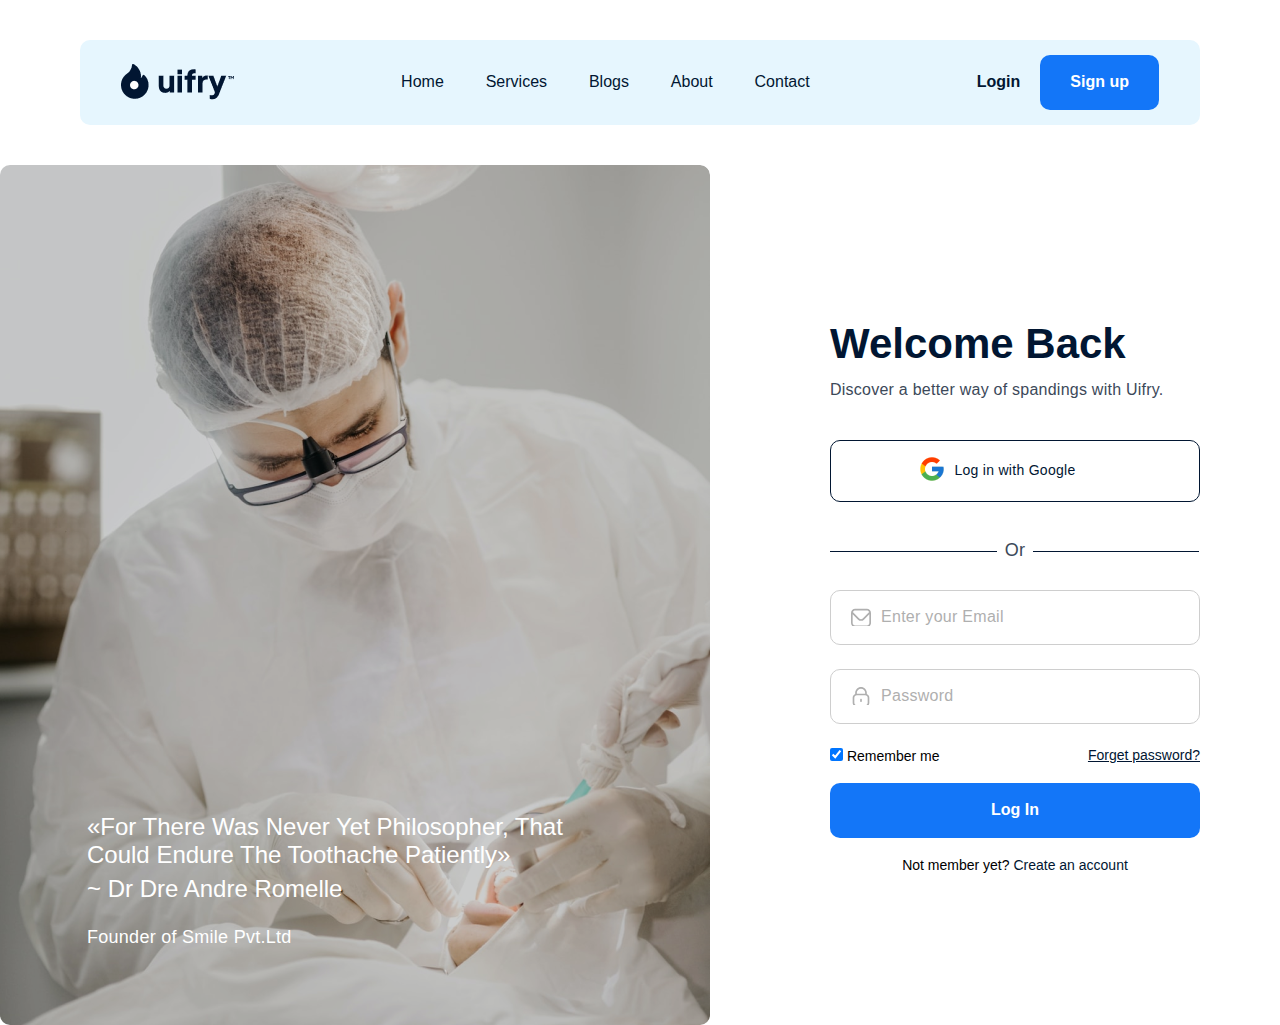
<file: login.html>
<!DOCTYPE html>
<html lang="ru">
<head>
  <title>Dental Medical Website Kit</title>
  <meta charset="UTF-8">
  <meta name="viewport" content="width=device-width, initial-scale=1.0, maximum-scale=1.0, user-scalable=0" />
  <link rel="stylesheet" href="css/style.css">
  <link href="https://api.fontshare.com/v2/css?f[]=general-sans@500,600,400,700&display=swap" rel="stylesheet">
  <link rel="preconnect" href="https://fonts.googleapis.com">
  <link rel="preconnect" href="https://fonts.gstatic.com" crossorigin>
  <link href="https://fonts.googleapis.com/css2?family=Archivo&display=swap" rel="stylesheet">
  <link rel="stylesheet" href="https://cdn.jsdelivr.net/npm/swiper@11/swiper-bundle.min.css" />
</head>
<body>
  <div class="case login">
    <main class="main services login">
      <header class="header services login">
        <div class="container">
          <div class="header__content services login">
            <div class="header__logo">    
              <img src="img/icons/group.png" alt="">
            </div>
            <nav class="header__nav">
              <a class="header__items" href="index.html">Home</a>
              <a class="header__items" href="services.html">Services</a>
              <a class="header__items" href="blogs.html">Blogs</a>
              <a class="header__items" href="about.html">About</a>
              <a class="header__items" href="contact.html">Contact</a>
            </nav>
            <div class="header__book">
              <div class="header__ava">
                <a href="login.html">
                  <span class="header__items active">Login</span>
                </a>
              </div>
              <a href="sign.html">
                <span class="header__btn btn">
                  <span class="header__button button">Sign up</span>
                </span>
              </a>
            </div>
          <div class="header__menu">
            <button class="header__burger" >
              <img src="img/icons/mobileButton.svg" alt="">
            </button>
              <div class="header__slide disp">
                <a class="header__items block" href="index.html">Home</a>
                <a class="header__items block" href="services.html">Services</a>
                <a class="header__items block" href="blogs.html">Blogs</a>
                <a class="header__items block" href="about.html">About</a>
                <a class="header__items block" href="contact.html">Contact</a>
                <a class="header__items active block" href="login.html">Login</a>                           
              </div>
             </div>             
          </div>
        </div>
      </header>
    </main>
    <div class="login__case">
        <div class="container">
            <div class="login__row">
                <div class="login__img">
                    <div class="login__quote">
                        <p>
                            <q>For there was never yet philosopher, That could endure the toothache patiently</q>
                        </p>
                        <p>
                            <cite>~ Dr Dre Andre Romelle</cite>
                        </p>
                        <p>
                            <span>Founder of Smile Pvt.Ltd</span>
                        </p>
                    </div>
                </div>
                <form class="login__form" action="#">
                    <h2 class="login__label label">Welcome Back</h2>
                    <p class="login__text">Discover a better way of spandings with Uifry.</p>
                    <div class="login__container">
                    <a class="login__google" href="https://www.google.com/url?sa=t&rct=j&q=&esrc=s&source=web&cd=&cad=rja&uact=8&ved=2ahUKEwj9k-vMhueDAxUdxKACHVK0Dj8QFnoECBgQAQ&url=https%3A%2F%2Faccounts.google.com%2FServiceLogin%3Fhl%3Dru&usg=AOvVaw2d9jU-cGO6dvRXIxFbKlUr&opi=89978449">
                        <span>Log in with Google</span>
                    </a>
                    </div>
                    <p class="login__or text"><span>Or</span></p>
                    <input type="email" placeholder="Enter your Email" name="uname" required class="form__input login mail">
                    <input type="password" placeholder="Password" name="psw" required class="form__input login pass">
                    <div class="login__me">
                        <label>
                            <input type="checkbox" checked="checked" name="remember"> Remember me
                        </label>
                        <a href="#">
                            <span class="psw">Forget password?</span>
                        </a>
                    </div>
                    <button class="login__btn btn">
                        <span class="login__button button">Log In</span>
                    </button>
                    <div class="login__create">
                        <p>Not member yet?
                            <a href="sign.html"><span>Create an account</span>
                            </a>
                        </p>
                    </div>
                </form>
            </div>    
        </div>
    </div>
</div>
      <script src="https://cdn.jsdelivr.net/npm/swiper@11/swiper-bundle.min.js"></script>
    <script src="js/main.js" defer></script>
</body>
</html>
</file>
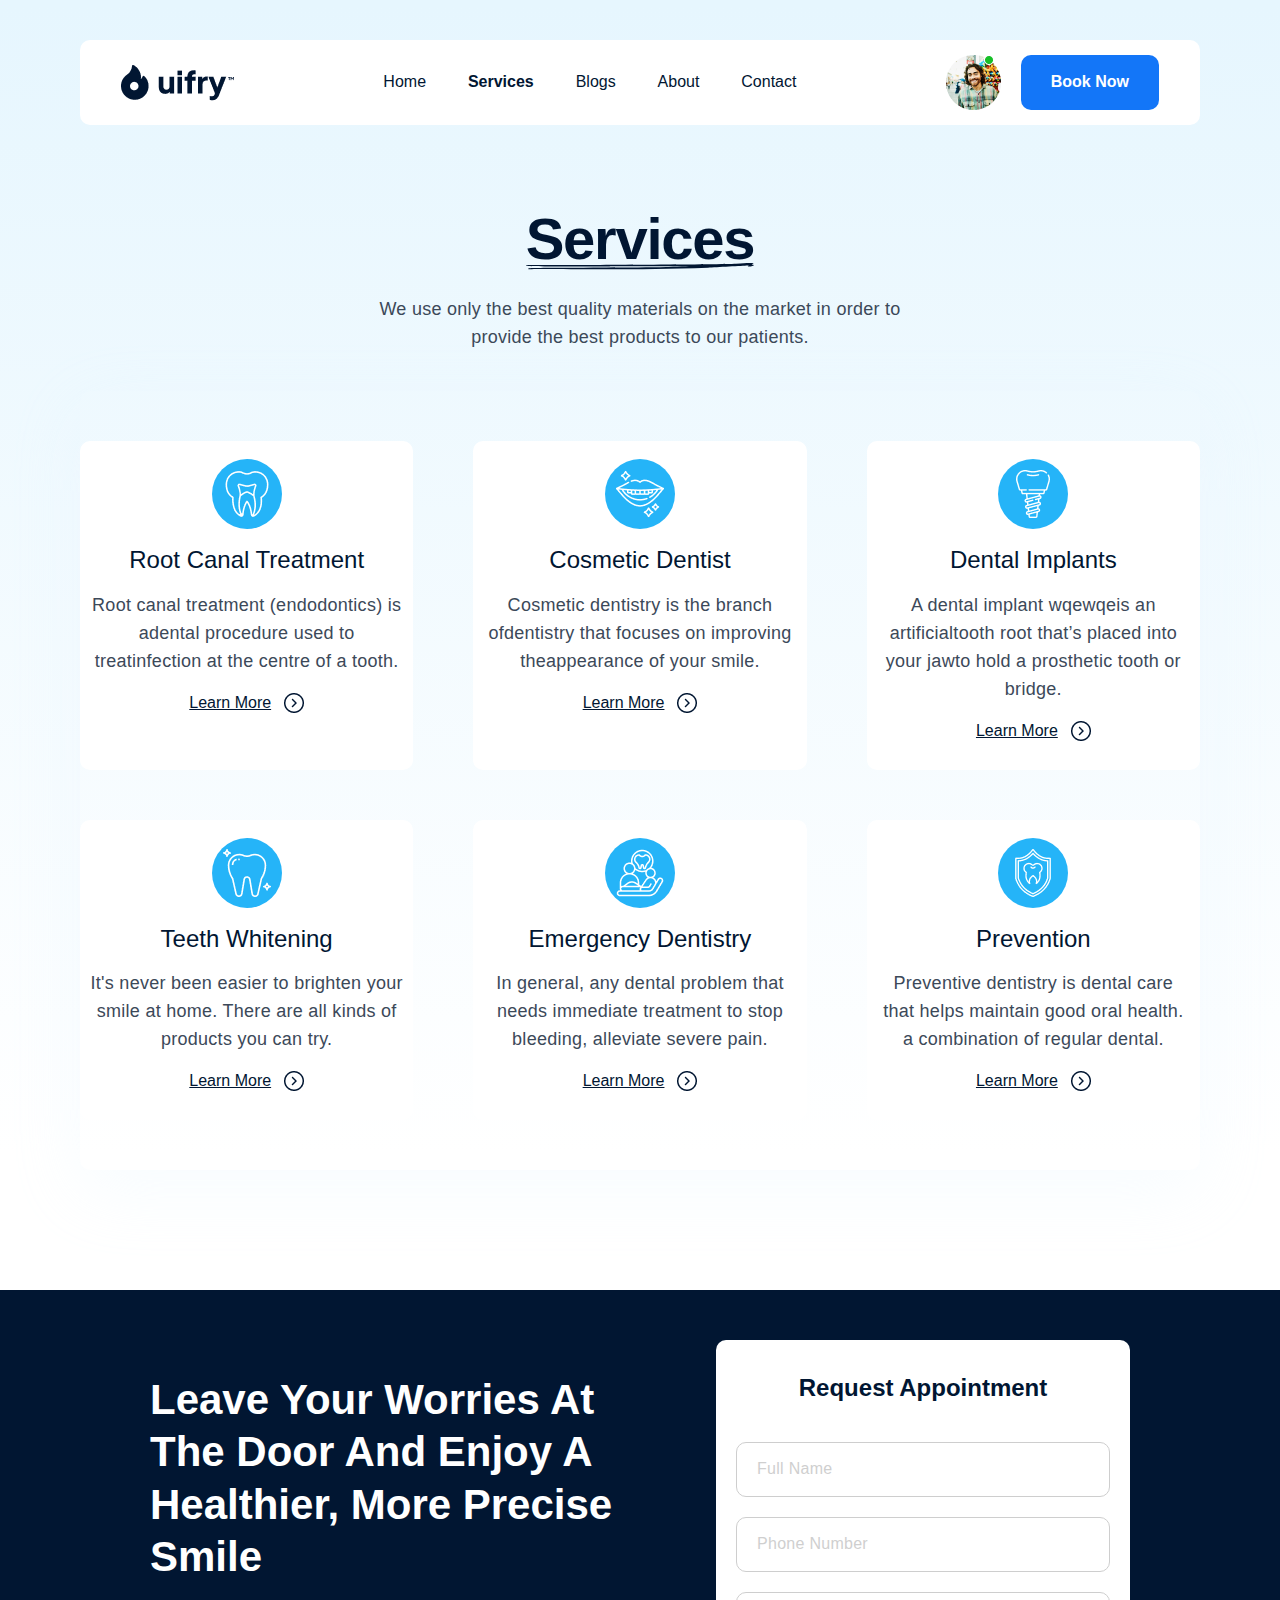
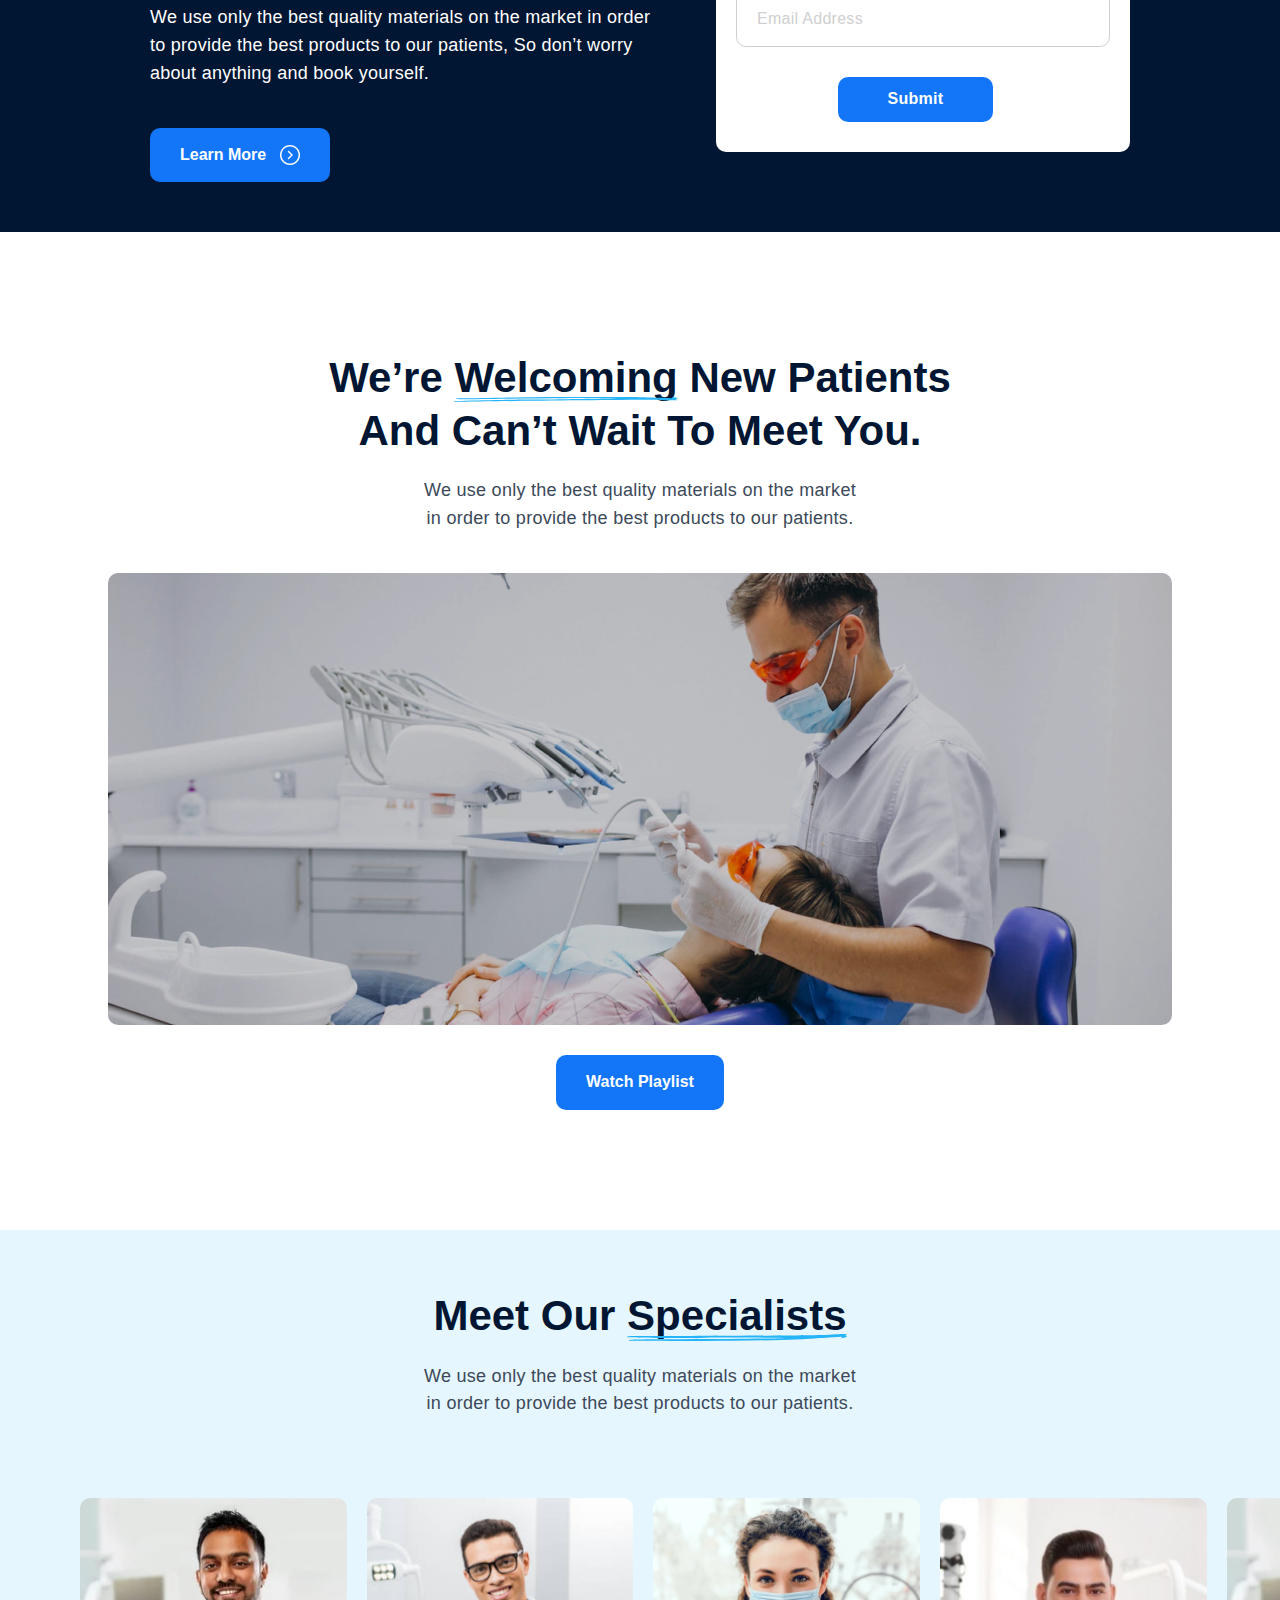
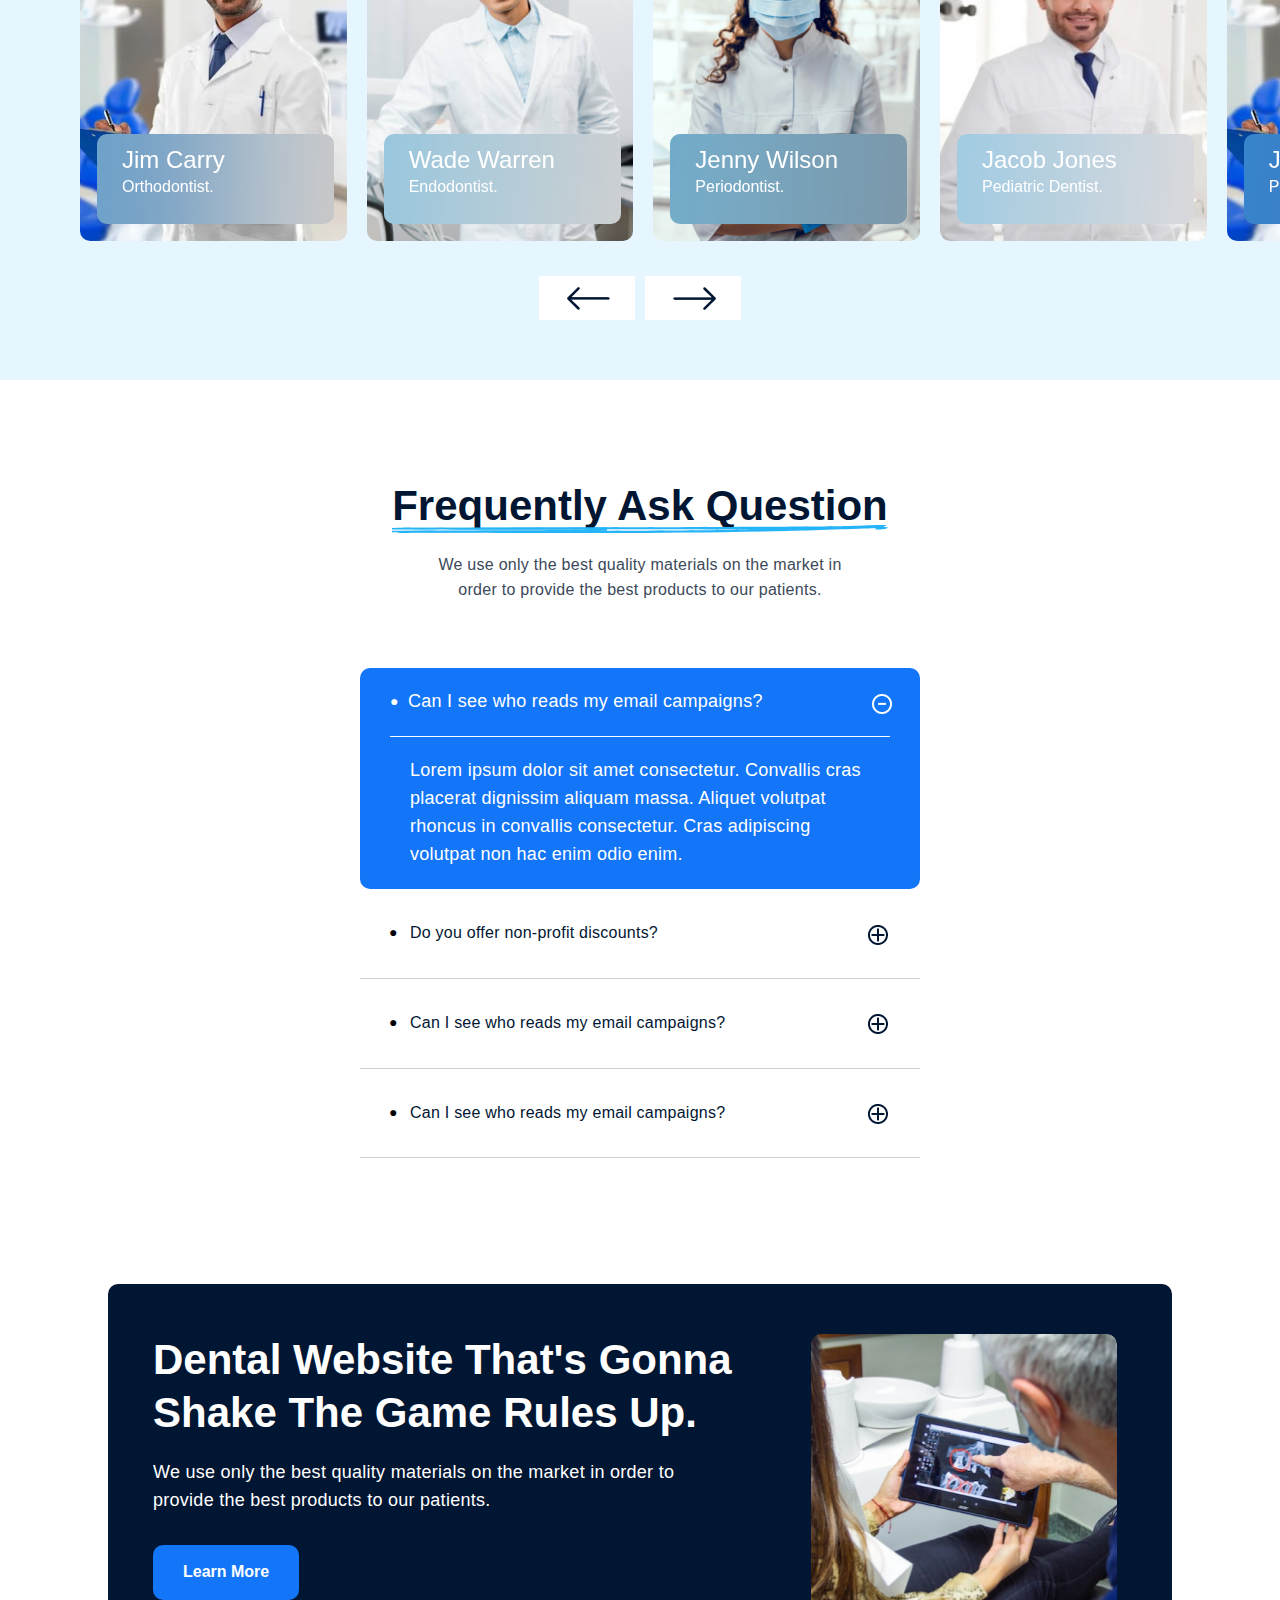
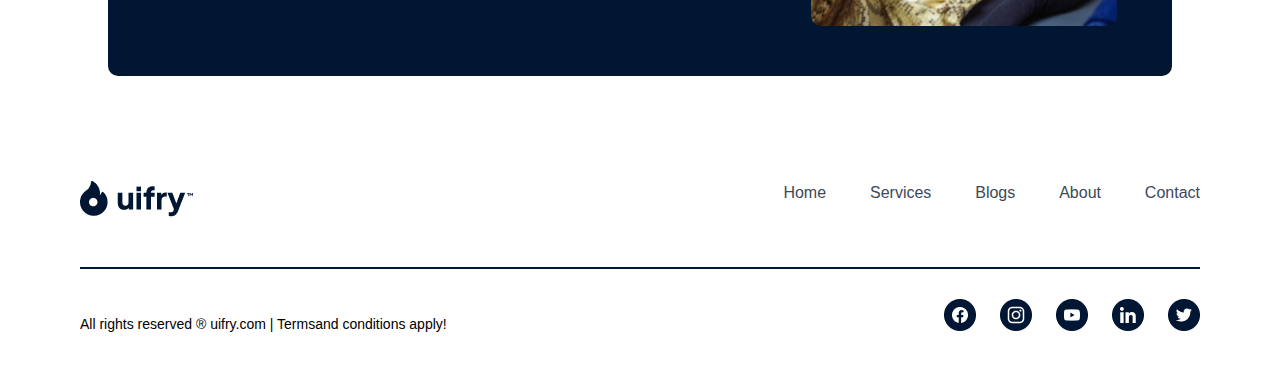
<file: services.html>
<!DOCTYPE html>
<html lang="ru">
<head>
  <title>Dental Medical Website Kit</title>
  <meta charset="UTF-8">
  <meta name="viewport" content="width=device-width, initial-scale=1.0, maximum-scale=1.0, user-scalable=0" />
  <link rel="stylesheet" href="css/style.css">
  <link href="https://api.fontshare.com/v2/css?f[]=general-sans@500,600,400,700&display=swap" rel="stylesheet">
  <link rel="preconnect" href="https://fonts.googleapis.com">
  <link rel="preconnect" href="https://fonts.gstatic.com" crossorigin>
  <link href="https://fonts.googleapis.com/css2?family=Archivo&display=swap" rel="stylesheet">
  <link rel="stylesheet" href="https://cdn.jsdelivr.net/npm/swiper@11/swiper-bundle.min.css" />
</head>
<body>
  <div class="case">
    <main class="main services">
    <header class="header service">
      <div class="container">
        <div class="header__content services">
          <div class="header__logo">
            <img src="img/icons/group.png" alt="">
          </div>
          <nav class="header__nav">
            <a class="header__items" href="index.html">Home</a>
            <a class="header__items active" href="services.html">Services</a>
            <a class="header__items" href="blogs.html">Blogs</a>
            <a class="header__items" href="about.html">About</a>
            <a class="header__items" href="contact.html">Contact</a>

          </nav>
          <div class="header__book">
            <div class="header__ava">
              <a href="login.html">
                <img src="img/icons/ava1.png" alt="">
              </a>
            </div>
            <a href="contact.html">
              <span class="header__btn btn">
                <span class="header__button button">Book Now</span>
              </span>
            </a>
          </div>
          <div class="header__menu">
            <button class="header__burger" >
              <img src="img/icons/mobileButton.svg" alt="">
            </button>
              <div class="header__slide disp">
                <a class="header__items  block" href="index.html">Home</a>
                <a class="header__items active block" href="services.html">Services</a>
                <a class="header__items block" href="blogs.html">Blogs</a>
                <a class="header__items block" href="about.html">About</a>
                <a class="header__items block" href="contact.html">Contact</a>
                <a class="header__items block" href="login.html">Login</a>                           
              </div>
          </div>       
        </div>
      </div>
    </header>
      <div class="main__service">
        <div class="container">        
        <div class="main__content services">
          <div class="main__services">
            <h1 class="main__title services">
              <span class="underline">Services</span>
            </h1>
            <p class="main__text text services">
              We use only the best quality materials on the market in order to provide the best products to our patients.
            </p>
          </div>
          <div class="offers">
            <div class="offers__content">
              <div class="offers__row services">
                <div class="offers__column">
                  <div class="offers__case">
                    <div class="offers__icon">
                      <img class="offers__icn" src="img/icons/teeth1.png" alt="">
                    </div>
                    <div class="offers__title">
                      Root Canal Treatment
                    </div>
                    <p class="offers__text">
                      Root canal treatment (endodontics) is adental procedure used to treatinfection at the centre of a tooth.
                    </p>
                    <div class="offers__more">
                      <a href="#">
                        <span class="offers__learn">Learn More</span>
                        <img class="offers__arrow" src="img/icons/arrow-RightCircle.jpg" alt="">
                      </a>
                    </div>
                  </div>
                </div>
                <div class="offers__column">
                  <div class="offers__case">
                    <div class="offers__icon">
                      <img class="offers__icn" src="img/icons/smile1.png" alt="">
                    </div>
                    <div class="offers__title">
                      Cosmetic Dentist
                    </div>
                    <p class="offers__text">
                      Cosmetic dentistry is the branch ofdentistry that focuses on improving theappearance of your smile.
                    </p>
                    <div class="offers__more">
                      <a href="#">
                        <span class="offers__learn">Learn More</span>
                        <img class="offers__arrow" src="img/icons/arrow-RightCircle.jpg" alt="">
                      </a>
                    </div>
                 </div>
                </div>
                <div class="offers__column">
                  <div class="offers__case">
                    <div class="offers__icon">
                      <img class="offers__icn" src="img/icons/implant1.png" alt="">
                    </div>
                    <div class="offers__title">
                      Dental Implants
                    </div>
                    <p class="offers__text">
                      A dental implant wqewqeis an artificialtooth root that’s placed into your jawto hold a prosthetic tooth or bridge.
                    </p>
                    <div class="offers__more">
                      <a href="#">
                        <span class="offers__learn">Learn More</span>
                        <img class="offers__arrow" src="img/icons/arrow-RightCircle.jpg" alt="">
                      </a>
                    </div>
                  </div>
                </div>
                 <div class="offers__column">
                  <div class="offers__case">
                    <div class="offers__icon">
                      <img class="offers__icn" src="img/icons/tooth.png" alt="">
                    </div>
                    <div class="offers__title">
                      Teeth Whitening
                    </div>
                    <p class="offers__text">
                      It's never been easier to brighten your smile at home. There are all kinds of products you can try.
                    </p>
                    <div class="offers__more">
                      <a href="#">
                        <span class="offers__learn">Learn More</span>
                        <img class="offers__arrow" src="img/icons/arrow-RightCircle.jpg" alt="">
                      </a>
                    </div>
                  </div>
                </div>
                <div class="offers__column">
                  <div class="offers__case">
                    <div class="offers__icon">
                      <img class="offers__icn" src="img/icons/dental.png" alt="">
                    </div>
                    <div class="offers__title">
                      Emergency Dentistry
                    </div>
                    <p class="offers__text">
                      In general, any dental problem that needs immediate treatment to stop bleeding, alleviate severe pain.
                    </p>
                    <div class="offers__more">
                      <a href="#">
                        <span class="offers__learn">Learn More</span>
                        <img class="offers__arrow" src="img/icons/arrow-RightCircle.jpg" alt="">
                      </a>
                    </div>
                 </div>
                </div>
                <div class="offers__column">
                  <div class="offers__case">
                    <div class="offers__icon">
                      <img class="offers__icn" src="img/icons/dental-care.png" alt="">
                    </div>
                    <div class="offers__title">
                      Prevention
                    </div>
                    <p class="offers__text">
                      Preventive dentistry is dental care that helps maintain good oral health. a combination of regular dental.
                    </p>
                    <div class="offers__more">
                      <a href="#">
                        <span class="offers__learn service">Learn More</span>
                        <img class="offers__arrow" src="img/icons/arrow-RightCircle.jpg" alt="">
                      </a>
                    </div>
                  </div>
                </div>
              </div>
            </div>
          </div>
        </div>
      </div>
    </div>      
    </main>
    <div class="smile dark">
      <div class="container service">
        <div class="smile__content">
          <div class="smile__row service">
            <div class="smile__column service">
              <h2 class="smile__label label service">
                Leave your worries at the door and enjoy a healthier, more <span class="underline">precise smile</span>
              </h2>
              <p class="smile__text text service">
                We use only the best quality materials on the market in order to provide the best products to our patients, So don’t worry about anything and book yourself.
              </p>
                <div class="smile__more btn">
                  <a href="#">
                    <span class="smile__learn button service">Learn More</span>
                    <img class="offers__arrow smile__arrow" src="img/icons/arrowrightcirclewhite.png" alt="">
                  </a>
                </div>
            </div>
            <div class="smile__column">
              <div class="smile__form">
                <div class="smile__title">
                  Request Appointment
                </div>
                <form class="smile__case" action="#" method="get">
                  <div class="form__phone service">
                    <input type="text" id="fullname" class="form__input service"  placeholder="Full Name" >
                  </div>
                  <div class="form__phone service">
                    <input type="number" id="phone" class="form__input service"  placeholder="Phone Number" >
                  </div>
                  <div class="form__phone service">
                    <input type="email" id="email" class="form__input service"  placeholder="Email Address" >
                  </div>
                  <div class="smile__sub">
                  <input type="submit" value="submit" class="smile__submit form__submit ">
                  </div>
                </form>
              </div>
            </div>
          </div>
        </div>
      </div>
    </div>
      <div class="video">
        <div class="container">
          <div class="video__content">
            <h2 class="video__label label">
              We’re <span class="underline">welcoming</span> new patients and can’t wait to meet you.
            </h2>
            <p class="video__text text">
              We use only the best quality materials on the market in order to provide the best products to our patients.
            </p>
            <div class="video__video">
              <img class="video__vid" src="img/image3.png" alt="">
              <img src="img/video.png" alt="" class="video__vidMobile">
            </div>
            <div class="video__playlist">
              <button class="video__btn btn"><span class="video__button button">Watch Playlist</span></button>
            </div>
          </div>
        </div>
      </div>
      <div class="doctors">
        <div class="container">
        <div class="doctors__content">
          <h2 class="doctors__label label">Meet our <span class="underline">specialists</span></h2>
          <p class="doctors__text text">
            We use only the best quality materials on the market in order to provide the best products to our patients.
          </p>
          <div class="swiper mySwiper">
            <div class="doctors__review swiper-wrapper">
              <div class="doctors__info info swiper-slide">
                <div class="doctors__box">
                  <div class="doctors__name name">
                    Jim Carry
                  </div>
                  <div class="doctors__prof prof">
                    Orthodontist.
                  </div>
                </div>
              </div>
              <div class="doctors__info info swiper-slide">
                <div class="doctors__box">
                  <div class="doctors__name name">
                    Wade Warren
                  </div>
                  <div class="doctors__prof prof">
                    Endodontist.
                  </div>
                </div>
              </div>
              <div class="doctors__info info swiper-slide">
                <div class="doctors__box">
                  <div class="doctors__name name">
                    Jenny Wilson
                  </div>
                  <div class="doctors__prof prof">
                    Periodontist.
                  </div>
                </div>
              </div>
              <div class="doctors__info info swiper-slide">
                <div class="doctors__box">
                  <div class="doctors__name name">
                    Jacob Jones
                  </div>
                  <div class="doctors__prof prof">
                    Pediatric Dentist.
                  </div>
                </div>
              </div>

                            <div class="doctors__info info swiper-slide">
                <div class="doctors__box">
                  <div class="doctors__name name">
                    Jacob Jones
                  </div>
                  <div class="doctors__prof prof">
                    Pediatric Dentist.
                  </div>
                </div>
              </div>
                            <div class="doctors__info info swiper-slide">
                <div class="doctors__box">
                  <div class="doctors__name name">
                    Jacob Jones
                  </div>
                  <div class="doctors__prof prof">
                    Pediatric Dentist.
                  </div>
                </div>
              </div>
            </div>
            <div class="doctors__scroll">
            <div class="doctors__prev swiper-button-prev1 ar" >
              <img class="doctors__arrow" src="img/icons/arrow-left.png" alt="">
            </div>
            <div class="doctors__next swiper-button-next1 ar">
              <img class="doctors__arrow" src="img/icons/arrow-right.png" alt="">
            </div>
            </div>
        </div>
            <div class="doctors__review mobile">
              <div class="doctors__info info">
                <div class="doctors__box">
                  <div class="doctors__name name">
                    Jim Carry
                  </div>
                  <div class="doctors__prof prof">
                    Orthodontist.
                  </div>
                </div>
              </div>
              <div class="doctors__info info">
                <div class="doctors__box">
                  <div class="doctors__name name">
                    Wade Warren
                  </div>
                  <div class="doctors__prof prof">
                    Endodontist.
                  </div>
                </div>
              </div>
              <a href="about.html">
                <span class="doctors__btn btn">
                  <span class="doctors__button button">
                    View all Members
                  </span>
                </span>
              </a>
            </div>        
          </div>
      </div>
    </div>
      <div class="faq">
        <div class="container">
        <div class="faq__wrapper">
          <div class="faq__content">
            <h2 class="faq__label label">
              <span class="underline"><span class="underline">Frequently</span> Ask Question</span>
            </h2>
            <p class="faq__text text">
              We use only the best quality materials on the market in order to provide the best products to our patients.
            </p>
            <div class="faq__questions">
              <div class="faq__item open">
                <h6 class="faq__heading"> Can I see who reads my email campaigns?</h6>
                <p class="faq__answer">
                  Lorem ipsum dolor sit amet consectetur. Convallis cras placerat dignissim aliquam massa. Aliquet volutpat rhoncus in convallis consectetur. Cras adipiscing volutpat non hac enim odio enim.
                </p>
              </div>
              <div class="faq__item close">
                <h6 class="faq__heading"> Do you offer non-profit discounts?</h6>
                <p class="faq__answer">
                  Lorem ipsum dolor sit amet consectetur. Convallis cras placerat dignissim aliquam massa. Aliquet volutpat rhoncus in convallis consectetur. Cras adipiscing volutpat non hac enim odio enim.
                </p>
              </div>
              <div class="faq__item close">
                <h6 class="faq__heading"> Can I see who reads my email campaigns?</h6>
                <p class="faq__answer">
                  Lorem ipsum dolor sit amet consectetur. Convallis cras placerat dignissim aliquam massa. Aliquet volutpat rhoncus in convallis consectetur. Cras adipiscing volutpat non hac enim odio enim.
                </p>
              </div>
              <div class="faq__item close">
                <h6 class="faq__heading"> Can I see who reads my email campaigns?</h6>
                <p class="faq__answer">
                  Lorem ipsum dolor sit amet consectetur. Convallis cras placerat dignissim aliquam massa. Aliquet volutpat rhoncus in convallis consectetur. Cras adipiscing volutpat non hac enim odio enim.
                </p>
              </div>                                        
            </div>
          </div>
        </div>
        </div>
      </div>
      <div class="website">
        <div class="container">
          <div class="website__content">
            <div class="website__row">
              <div class="website__column">
                <h2 class="website__label label">
                  Dental Website that's gonna shake the game rules up.
                </h2>
                <p class="website__text text">
                  We use only the best quality materials on the market in order to provide the best products to our patients.
                </p>
                <a href="about.html">
                  <span class="website__btn btn">
                    <span class="website__button button">
                      Learn More
                    </span>
                  </span>
                </a>
              </div>
              <div class="website__column2">
                <div class="website__img">
                  <!-- <img src="img/img.png" alt=""> -->
                </div>
              </div>
            </div>
          </div>
        </div>
      </div>
    </main>
    <footer class="footer">
      <div class="container">
        <div class="footer__content">
          <div class="footer__info">
            <div class="footer__logo">
              <img src="img/icons/group.png" alt="">
            </div>
            <nav class="footer__nav">
              <a class="footer__items" href="index.html">Home</a>
              <a class="footer__items" href="services.html">Services</a>
              <a class="footer__items" href="blogs.html">Blogs</a>
              <a class="footer__items" href="about.html">About</a>
              <a class="footer__items" href="contact.html">Contact</a>
            </nav>
          </div>
          <div class="footer__links">
            <p class="footer_text">
              All rights reserved ® uifry.com  | Termsand conditions apply!
            </p>
            <div class="footer__social">
              <a class="footer__icons" href="#">
                <img src="img/icons/facebook.png" alt="">
              </a>
              <a class="footer__icons" href="#">
                <img src="img/icons/instagram.png" alt="">
              </a>
              <a class="footer__icons" href="#">
                <img src="img/icons/youtube.png" alt="">
              </a>
              <a class="footer__icons" href="#">
                <img src="img/icons/linkedin.png" alt="">
              </a>
              <a class="footer__icons" href="#">
                <img src="img/icons/twitter.png" alt="">
              </a>
            </div>
          </div>
        </div>
        </div>
    </footer>
    <footer class="mobile__footer">
      <div class="container">
        <div class="mobile__content">
          <div class="mobile__burger">
            <div class="mobile__logo">
              <img src="img/icons/mobileLogo.svg" alt="">
            </div>
            <div class="header__menu">
              <button class="header__burger mobile__bur" >
                <img src="img/icons/mobileBurger.svg" alt="">
              </button>
              <div class="header__slide mobile__sl dis">
                <a class="header__items block" href="index.html">Home</a>
                <a class="header__items active block" href="services.html">Services</a>
                <a class="header__items block" href="blogs.html">Blogs</a>
                <a class="header__items block" href="about.html">About</a>
                <a class="header__items block" href="contact.html">Contact</a>
                <a class="header__items block" href="login.html">Login</a>                           
              </div>
          </div>
          </div>
          <p class="mobile__text text">
            All our PRO level features at your fingertips.
          </p>
          <p class="mobile__follow">
            Follow us on
          </p>
          <div class="mobile__links">
            <a href="#">
            <img class="mobile__icn" src="img/icons/mobileFacebook.png" alt="">
            </a>
            <a href="">
              <img class="mobile__icn" src="img/icons/mobileInsta.png">
            </a>
            <a href="">
              <img class="mobile__icn" src="img/icons/mobileTwitter.png">
            </a>
            <a href="">
              <img class="mobile__icn" src="img/icons/mobileLink.png">
            </a>
          </div>
          <div class="mobile__end">
            <p>Uifry by M.Aze, CopyRights are protected by Uifry</p>
          </div>
        </div>
      </div>
    </footer>
  </div>
      <script src="https://cdn.jsdelivr.net/npm/swiper@11/swiper-bundle.min.js"></script>
    <script src="js/main.js" defer></script>
</body>
</html>
</file>
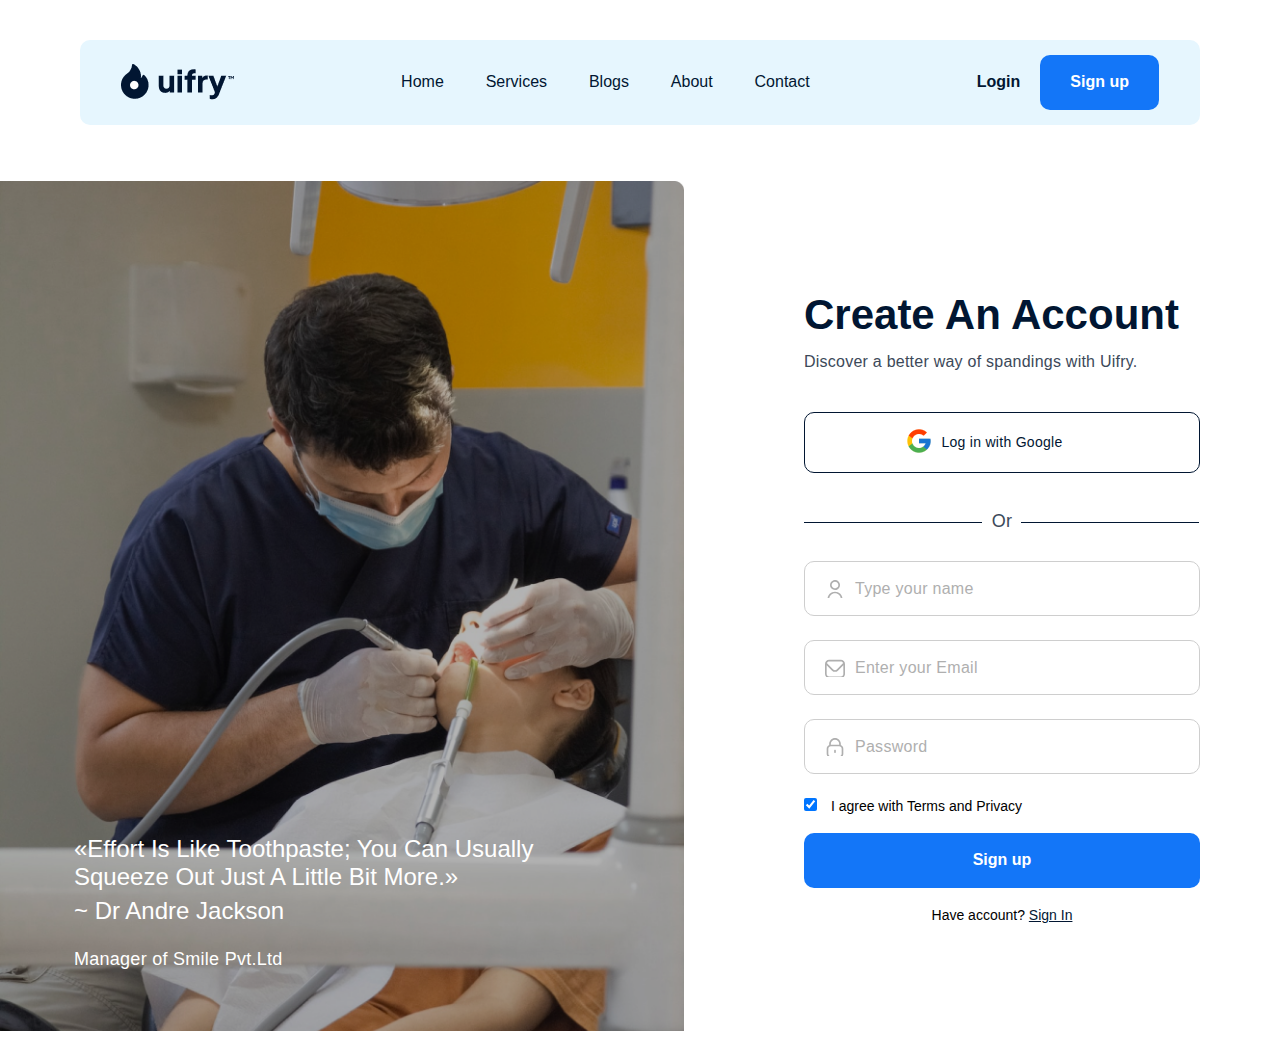
<file: sign.html>
<!DOCTYPE html>
<html lang="ru">
<head>
  <title>Dental Medical Website Kit</title>
  <meta charset="UTF-8">
  <meta name="viewport" content="width=device-width, initial-scale=1.0, maximum-scale=1.0, user-scalable=0" />
  <link rel="stylesheet" href="css/style.css">
  <link href="https://api.fontshare.com/v2/css?f[]=general-sans@500,600,400,700&display=swap" rel="stylesheet">
  <link rel="preconnect" href="https://fonts.googleapis.com">
  <link rel="preconnect" href="https://fonts.gstatic.com" crossorigin>
  <link href="https://fonts.googleapis.com/css2?family=Archivo&display=swap" rel="stylesheet">
  <link rel="stylesheet" href="https://cdn.jsdelivr.net/npm/swiper@11/swiper-bundle.min.css" />             
</head>
<body>
  <div class="case login">
    <main class="main services login">
      <header class="header services login">
        <div class="container">
          <div class="header__content services login">
            <div class="header__logo">    
              <img src="img/icons/group.png" alt="">
            </div>
            <nav class="header__nav">
              <a class="header__items" href="index.html">Home</a>
              <a class="header__items" href="services.html">Services</a>
              <a class="header__items" href="blogs.html">Blogs</a>
              <a class="header__items" href="about.html">About</a>
              <a class="header__items" href="contact.html">Contact</a>
            </nav>
            <div class="header__book">
              <div class="header__ava">
                <a href="login.html">
                  <span class="header__items active">Login</span>
                </a>
              </div>
              <a href="sign.html">
                <span class="header__btn btn">
                  <span class="header__button button">Sign up</span>
                </span>
              </a>
            </div>
            <div class="header__menu">
            <button class="header__burger" >
              <img src="img/icons/mobileButton.svg" alt="">
            </button>
              <div class="header__slide disp">
                <a class="header__items block" href="index.html">Home</a>
                <a class="header__items block" href="services.html">Services</a>
                <a class="header__items block" href="blogs.html">Blogs</a>
                <a class="header__items block" href="about.html">About</a>
                <a class="header__items block" href="contact.html">Contact</a>
                <a class="header__items active block" href="login.html">Login</a>                           
              </div>
            </div>             
          </div>             
          </div>
      </header>
    </main>
      <div class="login__case">
        <div class="container">
        <div class="login__row">
            <div class="login__img sign">
                <div class="login__quote">
                    <p>
                        <q>Effort is like toothpaste; you can usually squeeze out just a little bit more.</q>
                    </p>
                    <p>
                        <cite>~ Dr Andre Jackson</cite>
                    </p>
                    <p>
                        <span>Manager of Smile Pvt.Ltd</span>
                    </p>
                </div>
            </div>
            <form class="login__form" action="#">
                <h2 class="login__label label">Create an account</h2>
                <p class="login__text">Discover a better way of spandings with Uifry.</p>
                <div class="login__container">
                <a class="login__google" href="https://www.google.com/url?sa=t&rct=j&q=&esrc=s&source=web&cd=&cad=rja&uact=8&ved=2ahUKEwj9k-vMhueDAxUdxKACHVK0Dj8QFnoECBgQAQ&url=https%3A%2F%2Faccounts.google.com%2FServiceLogin%3Fhl%3Dru&usg=AOvVaw2d9jU-cGO6dvRXIxFbKlUr&opi=89978449">
                    <span>Log in with Google</span>
                </a>
                </div>
                <p class="login__or text"><span>Or</span></p>
                <input type="password" placeholder="Type your name" name="username" required class="form__input login username">
                <input type="email" placeholder="Enter your Email" name="uname" required class="form__input login mail sign">
                <input type="password" placeholder="Password" name="psw" required class="form__input login pass">
                <div class="login__me sign">
                    <label>
                        <input type="checkbox" checked="checked" name="remember"> <span>I agree with Terms and Privacy</span>
                    </label>
                </div>
                <button class="login__btn btn">
                    <span class="login__button button">Sign up</span>
                </button>
                <div class="login__create sign">
                    <p>Have account?
                        <a href="sign.html"><span>Sign In</span>
                        </a>
                    </p>
                </div>
            </form>
        </div>    
        </div>
    </div>
</div>
</body>
      <script src="https://cdn.jsdelivr.net/npm/swiper@11/swiper-bundle.min.js"></script>
    <script src="js/main.js" defer></script>
</html>
</file>
<file: css/style.css>
@charset "UTF-8";
/*Обнуление*/
* {
  padding: 0;
  margin: 0;
  border: 0;
}

*, *:before, *:after {
  -webkit-box-sizing: border-box;
  box-sizing: border-box;
}

:focus, :active {
  outline: none;
}

a:focus, a:active {
  outline: none;
}

nav, footer, header, aside {
  display: block;
}

html, body {
  height: 100%;
  width: 100%;
  font-size: 100%;
  line-height: 1;
  font-size: 14px;
  -ms-text-size-adjust: 100%;
  -moz-text-size-adjust: 100%;
  -webkit-text-size-adjust: 100%;
}

input, button, textarea {
  font-family: inherit;
}

input::-ms-clear {
  display: none;
}

button {
  cursor: pointer;
}

button::-moz-focus-inner {
  padding: 0;
  border: 0;
}

a, a:visited {
  text-decoration: none;
}

a:hover {
  text-decoration: none;
}

ul li {
  list-style: none;
}

img {
  vertical-align: top;
}

h1, h2, h3, h4, h5, h6 {
  font-size: inherit;
  font-weight: inherit;
}

input[type=number]::-webkit-outer-spin-button,
input[type=number]::-webkit-inner-spin-button {
  -webkit-appearance: none;
}

input[type=number],
input[type=number]:hover,
input[type=number]:focus {
  -webkit-appearance: none;
          appearance: none;
  -moz-appearance: textfield;
}

/*--------------------*/
body {
  font-family: "General Sans", sans-serif;
}

.wrapper {
  margin: 0 auto;
  max-width: 1440px;
}

.container {
  margin: 0 80px;
}

.header {
  margin-top: 40px;
  border-radius: 10px;
}

.header__content {
  border-radius: 10px;
  background: #E6F6FE;
  padding: 15px 41px;
  display: -webkit-box;
  display: -ms-flexbox;
  display: flex;
  -webkit-box-pack: justify;
      -ms-flex-pack: justify;
          justify-content: space-between;
  -webkit-box-align: center;
      -ms-flex-align: center;
          align-items: center;
}

.header__menu {
  display: none;
}

.header__burger {
  outline: none;
  border: none;
  background: transparent;
}

.block {
  display: block;
}

.header__slide {
  background: #1376F8;
  position: absolute;
  right: 10px;
  border-radius: 10px;
  padding: 15px 0px 15px 30px;
  z-index: 2;
}

.disp {
  display: none;
}

.header__slide .header__items {
  color: #fff;
  font-size: 18px;
  padding-bottom: 5px;
}

.header__slide .header__items.active {
  color: #fff;
  font-size: 18px;
}

.header__items {
  color: #011632;
  font-size: 16px;
  font-weight: 500;
  line-height: 155%;
  margin-right: 38px;
}

.header__items.active {
  color: #011632;
  font-size: 16px;
  font-weight: 600;
  line-height: 155%;
}

.header__items:last-child {
  margin-right: 0px;
}

.header__book {
  display: -webkit-box;
  display: -ms-flexbox;
  display: flex;
  -webkit-box-align: center;
      -ms-flex-align: center;
          align-items: center;
}

.header__ava {
  margin-right: 20px;
}

.btn {
  display: inline-block;
  padding: 15px 30px;
  border-radius: 10px;
  background: #1376F8;
}

.button {
  color: #FFF;
  font-size: 16px;
  font-weight: 600;
  line-height: 155%;
}

.main__row {
  margin-top: 60px;
  display: -webkit-box;
  display: -ms-flexbox;
  display: flex;
  -webkit-box-pack: end;
      -ms-flex-pack: end;
          justify-content: flex-end;
  position: relative;
}

.main__column {
  max-width: 687px;
  position: absolute;
  top: 1%;
  left: 1%;
}

.main__title {
  color: #011632;
  font-size: 58px;
  font-weight: 600;
  line-height: 120%;
  letter-spacing: -1.24px;
  text-transform: capitalize;
  margin-bottom: 22px;
}

span.underline {
  position: relative;
}

.main__title span:before {
  content: "";
  position: absolute;
  background: url("../img/icons/vectorHome.svg") center center/cover no-repeat;
  width: 100%;
  top: 100%;
  left: 0;
  right: 0;
  height: 9px;
}

.main__text {
  padding-right: 157px;
}

.text {
  color: #3C4959;
  font-size: 18px;
  line-height: 155%;
  letter-spacing: 0.27px;
  margin-bottom: 40px;
  text-align: left;
}

.main__book {
  display: -webkit-box;
  display: -ms-flexbox;
  display: flex;
}

.main__btn {
  margin-right: 22px;
}

.main__phone {
  display: -webkit-box;
  display: -ms-flexbox;
  display: flex;
  -webkit-box-align: center;
      -ms-flex-align: center;
          align-items: center;
}

.main__border {
  margin-right: 15px;
  border-radius: 10px;
  border: 1px solid #1376F8;
  background: #FFF;
  padding: 5px;
}

.main__icon {
  padding: 10px;
  border-radius: 10px;
  background: -webkit-gradient(linear, left top, left bottom, from(#E6F6FE), to(rgba(230, 246, 254, 0)));
  background: linear-gradient(180deg, #E6F6FE 0%, rgba(230, 246, 254, 0) 100%);
}

.main__calling {
  width: 24px;
  height: 24px;
  padding: 2px;
}

.main__text1 {
  color: #1376F8;
  font-style: normal;
  font-weight: 600;
  line-height: 155%;
  letter-spacing: 0.28px;
}

.main__num {
  color: #011632;
  font-weight: 500;
  line-height: 155%;
  letter-spacing: 0.28px;
}

.main__link {
  border-radius: 16.667px;
  background: #FFF;
  -webkit-box-shadow: 0px 8.333px 41.667px 0px rgba(0, 0, 0, 0.08);
          box-shadow: 0px 8.333px 41.667px 0px rgba(0, 0, 0, 0.08);
  height: 117px;
  margin-top: 50px;
  margin-right: 300px;
}

.main__wrapper {
  padding: 13px 16px;
  color: #011632;
  font-size: 12px;
  line-height: 155%;
  letter-spacing: 0.18px;
}

.main__review {
  display: -webkit-box;
  display: -ms-flexbox;
  display: flex;
  -webkit-box-align: center;
      -ms-flex-align: center;
          align-items: center;
  -webkit-box-pack: justify;
      -ms-flex-pack: justify;
          justify-content: space-between;
}

.main__personal {
  display: -webkit-box;
  display: -ms-flexbox;
  display: flex;
}

.main__photo {
  margin-right: 8px;
}

.main__tom {
  font-size: 14px;
  font-weight: 500;
}

.main__text2 {
  padding-top: 12px;
  padding-right: 23px;
}

.offers__row {
  width: 100%;
  border-radius: 10px;
  background: #E6F6FE;
  -webkit-box-shadow: 0px 20px 70px 0px rgba(230, 246, 254, 0.3);
          box-shadow: 0px 20px 70px 0px rgba(230, 246, 254, 0.3);
  display: -webkit-box;
  display: -ms-flexbox;
  display: flex;
  -webkit-box-pack: center;
      -ms-flex-pack: center;
          justify-content: center;
  gap: 24px;
  padding: 50px 35px;
}

.offers__column {
  -webkit-box-flex: 1;
      -ms-flex: 1 1 33.33333%;
          flex: 1 1 33.33333%;
  background-color: #fff;
  border-radius: 10px;
}

.offers__case {
  padding: 18px 0px 26px;
  display: -webkit-box;
  display: -ms-flexbox;
  display: flex;
  -webkit-box-align: center;
      -ms-flex-align: center;
          align-items: center;
  -webkit-box-pack: center;
      -ms-flex-pack: center;
          justify-content: center;
  -webkit-box-orient: vertical;
  -webkit-box-direction: normal;
      -ms-flex-direction: column;
          flex-direction: column;
  text-align: center;
}

.offers__column:last-child {
  margin-right: 0px;
}

.offers__icon {
  background-color: #25B4F8;
  border-radius: 50%;
}

.offers__icn {
  padding: 11px;
}

.offers__title {
  margin: 17px 0px;
  color: #011632;
  font-size: 24px;
  font-style: normal;
  font-weight: 500;
  line-height: 120%;
  text-transform: capitalize;
}

.offers__text {
  margin: 0 10px 0;
  color: #3C4959;
  font-size: 18px;
  line-height: 155%;
  letter-spacing: 0.27px;
}

.offers__more {
  margin-top: 15px;
}

.offers__learn {
  margin-right: 9px;
  color: #011632;
  font-size: 16px;
  font-style: normal;
  font-weight: 500;
  line-height: 155%;
  text-decoration-line: underline;
}

.offers__arrow {
  padding-top: 2px;
}

.form__row {
  padding: 0 70px;
  display: -webkit-box;
  display: -ms-flexbox;
  display: flex;
  margin-top: 120px;
  margin-bottom: 151px;
  -webkit-box-pack: justify;
      -ms-flex-pack: justify;
          justify-content: space-between;
}

.form__column {
  max-width: 531px;
  margin-right: 70px;
}

.label {
  color: #011632;
  font-size: 42px;
  font-weight: 600;
  line-height: 125%;
  text-transform: capitalize;
  text-align: left;
}

.form__label span:before {
  z-index: 0;
  content: "";
  position: absolute;
  background: url("../img/icons/vector2Home.svg") center center/cover no-repeat;
  width: 100%;
  top: 90%;
  left: 0;
  right: 0;
  height: 5px;
}

.form__text {
  margin-top: 20px;
}

.form__input::-webkit-input-placeholder {
  padding-left: 30px;
  color: #CFCFCF;
  font-size: 16px;
  line-height: 155%;
  background: url("../img/icons/call.png") 0px -2px/24px 24px no-repeat;
}

.form__input::-moz-placeholder {
  padding-left: 30px;
  color: #CFCFCF;
  font-size: 16px;
  line-height: 155%;
  background: url("../img/icons/call.png") 0px -2px/24px 24px no-repeat;
}

.form__input:-ms-input-placeholder {
  padding-left: 30px;
  color: #CFCFCF;
  font-size: 16px;
  line-height: 155%;
  background: url("../img/icons/call.png") 0px -2px/24px 24px no-repeat;
}

.form__input::-ms-input-placeholder {
  padding-left: 30px;
  color: #CFCFCF;
  font-size: 16px;
  line-height: 155%;
  background: url("../img/icons/call.png") 0px -2px/24px 24px no-repeat;
}

.form__input::placeholder {
  padding-left: 30px;
  color: #CFCFCF;
  font-size: 16px;
  line-height: 155%;
  background: url("../img/icons/call.png") 0px -2px/24px 24px no-repeat;
}

.form__input {
  width: 67%;
  height: 55px;
  border-radius: 10px;
  border: 1px solid #CECECE;
  background: #FFF;
  padding: 0 0 5px 34px;
}

.form__submit {
  padding: 15px 30px;
  margin-left: -15px;
  color: #FFF;
  font-size: 16px;
  font-weight: 600;
  line-height: 155%;
  text-transform: capitalize;
  border-radius: 0px 10px 10px 0px;
  background: #1376F8;
}

.form__column2 {
  width: 413px;
  height: 362px;
  border-radius: 10px;
  background: linear-gradient(53deg, rgba(37, 180, 248, 0) 0%, rgba(37, 180, 248, 0.47) 64.42%, #25B4F8 126.21%);
  position: relative;
  -ms-flex-negative: 0;
      flex-shrink: 0;
}

.form__img {
  position: absolute;
  z-index: 1;
  top: 30px;
  left: -31px;
  width: 100%;
  height: 100%;
  background: url("../img/boy.png") center/contain no-repeat;
}

.book__content {
  background: #E6F6FE;
}

.book__row {
  padding: 55px 108px;
  display: -webkit-box;
  display: -ms-flexbox;
  display: flex;
  -webkit-box-pack: justify;
      -ms-flex-pack: justify;
          justify-content: space-between;
}

.book__column {
  -ms-flex-negative: 0;
      flex-shrink: 0;
  -webkit-box-ordinal-group: 2;
      -ms-flex-order: 1;
          order: 1;
  width: 414px;
  height: 444px;
}

.book__img {
  width: 100%;
  height: 100%;
  background: url("../img/boy2.png") center/contain no-repeat;
}

.book__column2 {
  -webkit-box-ordinal-group: 3;
      -ms-flex-order: 2;
          order: 2;
  margin-left: 30px;
  max-width: 522px;
}

.book__label span:before {
  z-index: 0;
  content: "";
  position: absolute;
  background: url("../img/icons/vector3Home.svg") center center/cover no-repeat;
  width: 100%;
  top: 84%;
  left: 0;
  right: 0;
  height: 6px;
}

.book__text {
  margin: 20px 0px;
}

.book__list {
  color: #3C4959;
  font-size: 18px;
  font-weight: 500;
  line-height: 155%;
  letter-spacing: 0.27px;
}

.book__li {
  position: relative;
  margin-left: 25px;
  margin-bottom: 15px;
}

.book__li:last-child {
  margin-bottom: 30px;
}

.book__li:before {
  position: absolute;
  left: -22px;
  top: 2px;
  content: url("../img/icons/shieldDone.png");
  background-position: left;
  z-index: 1;
}

.smile__content {
  margin: 120px 70px;
}

.smile__row {
  display: -webkit-box;
  display: -ms-flexbox;
  display: flex;
  -webkit-box-pack: justify;
      -ms-flex-pack: justify;
          justify-content: space-between;
}

.smile__column {
  max-width: 555px;
}

.smile__column:first-child {
  margin-right: 50px;
}

.smile__label span:before {
  z-index: 0;
  content: "";
  position: absolute;
  background: url("../img/icons/vector4Home.svg") center center/cover no-repeat;
  width: 100%;
  top: 90%;
  left: 0;
  right: 0;
  height: 7.3px;
}

.smile__text {
  margin-top: 20px;
  margin-right: 20px;
}

.smile__column2 {
  -ms-flex-negative: 0;
      flex-shrink: 0;
  width: 413px;
}

.smile__bg {
  width: 100%;
  height: 100%;
  max-height: 326px;
  position: relative;
  border-radius: 10px;
  background: linear-gradient(53deg, rgba(37, 180, 248, 0) 0%, rgba(37, 180, 248, 0.47) 64.42%, #25B4F8 126.21%);
}

.smile__img {
  width: 100%;
  height: 100%;
  position: absolute;
  top: 30px;
  left: -30px;
  border-radius: 10px;
}

.video__content {
  margin-bottom: 120px;
  display: -webkit-box;
  display: -ms-flexbox;
  display: flex;
  -webkit-box-orient: vertical;
  -webkit-box-direction: normal;
      -ms-flex-direction: column;
          flex-direction: column;
  -webkit-box-align: center;
      -ms-flex-align: center;
          align-items: center;
}

.video__label {
  width: 60%;
  text-align: center;
}

.video__label span:before {
  z-index: 0;
  content: "";
  position: absolute;
  background: url("../img/icons/vector2Home.svg") center center/cover no-repeat;
  width: 100%;
  top: 90%;
  left: 0;
  right: 0;
  height: 5px;
}

.video__text {
  margin-top: 20px;
  display: -webkit-box;
  display: -ms-flexbox;
  display: flex;
  width: 40%;
  text-align: center;
}

.video__vid {
  width: 100%;
  border-radius: 10px;
}

.video__playlist {
  margin-top: 30px;
}

.doctors__content {
  background: #E6F6FE;
  margin-left: -80px;
  margin-right: -80px;
  display: -webkit-box;
  display: -ms-flexbox;
  display: flex;
  -webkit-box-orient: vertical;
  -webkit-box-direction: normal;
      -ms-flex-direction: column;
          flex-direction: column;
  -webkit-box-align: center;
      -ms-flex-align: center;
          align-items: center;
  -webkit-box-pack: center;
      -ms-flex-pack: center;
          justify-content: center;
}

.doctors__label {
  margin-top: 60px;
  text-align: center;
}

.doctors__label span:before {
  z-index: 0;
  content: "";
  position: absolute;
  background: url("../img/icons/vector5Home.svg") center center/cover no-repeat;
  width: 100%;
  top: 90%;
  left: 0;
  right: 0;
  height: 6.8px;
}

.doctors__text {
  width: 35%;
  margin-top: 20px;
  margin-bottom: 80px;
  text-align: center;
}

.doctors__review {
  margin-left: 80px;
  gap: 20px;
}

.doctors__info.info {
  border-radius: 10px;
  -webkit-box-flex: 1;
      -ms-flex: 1 0 20.8333333333%;
          flex: 1 0 20.8333333333%;
}

.doctors__info:nth-child(4n+1) {
  background: url("../img/doctor.png") center/cover no-repeat;
}

.doctors__info:nth-child(4n+2) {
  background: url("../img/doctor2.png") center/cover no-repeat;
}

.doctors__info:nth-child(4n+3) {
  background: url("../img/doctor3.png") center/cover no-repeat;
}

.doctors__info:nth-child(4n+4) {
  background: url("../img/doctor4.png") center/cover no-repeat;
}

.doctors__box {
  border-radius: 10px;
  background: linear-gradient(96deg, rgba(37, 180, 248, 0.3) 0%, rgba(37, 180, 248, 0) 100%);
  -webkit-backdrop-filter: blur(100px);
          backdrop-filter: blur(100px);
  width: 89%;
  height: 90px;
  margin: 236px 17px 17px;
  padding: 12px 25px 20px 25px;
}

.name {
  color: #FFF;
  font-size: 24px;
  font-weight: 500;
  line-height: 120%;
  text-transform: capitalize;
}

.prof {
  color: #FFF;
  font-size: 16px;
  font-weight: 500;
  line-height: 155%;
}

.doctors__scroll {
  -webkit-box-align: center;
      -ms-flex-align: center;
          align-items: center;
  -webkit-box-pack: center;
      -ms-flex-pack: center;
          justify-content: center;
  display: -webkit-box;
  display: -ms-flexbox;
  display: flex;
  margin: 35px 0 60px 0;
}

.doctors__prev {
  margin-right: 10px;
}

.ar {
  width: 96px;
  height: 44px;
  background: #FFF;
}

.doctors__next {
  margin-right: 0px;
}

.doctors__arrow {
  margin: 11px 28px;
}

.review__content {
  margin-top: 100px;
  display: -webkit-box;
  display: -ms-flexbox;
  display: flex;
  -webkit-box-orient: vertical;
  -webkit-box-direction: normal;
      -ms-flex-direction: column;
          flex-direction: column;
  -webkit-box-align: center;
      -ms-flex-align: center;
          align-items: center;
  margin-left: -80px;
  margin-right: -80px;
}

.review__label1 {
  text-align: center;
}

.review__label1 span:before {
  z-index: 0;
  content: "";
  position: absolute;
  background: url("../img/icons/vector6Home.svg") center center/cover no-repeat;
  width: 100%;
  top: 90%;
  left: 0;
  right: 0;
  height: 9.8px;
}

.review__text1 {
  margin-top: 20px;
  width: 43%;
  text-align: center;
}

.review__articles {
  border-radius: 10px;
  margin-top: 46px;
  margin-left: 80px;
  gap: 0 20px;
}

.review__article {
  background: #FFF;
  -webkit-box-shadow: 0px 10px 40px 0px rgba(0, 0, 0, 0.08);
          box-shadow: 0px 10px 40px 0px rgba(0, 0, 0, 0.08);
  margin-right: 20px;
  margin-bottom: 50px;
  -webkit-box-flex: 1;
      -ms-flex: 1 1 27%;
          flex: 1 1 27%;
}

.review__article:last-child {
  margin-right: 0px;
}

.review__header {
  margin-left: 30px;
  margin-top: 25px;
  display: -webkit-box;
  display: -ms-flexbox;
  display: flex;
  -webkit-box-align: center;
      -ms-flex-align: center;
          align-items: center;
}

.review__info {
  margin-left: 10px;
}

.review__name {
  color: #011632;
  font-size: 24px;
  font-weight: 500;
  line-height: 155%;
  letter-spacing: 0.48px;
}

.review__stars {
  width: 104px;
  height: 20px;
  background-image: url("../img/icons/stars.png");
  top: 0;
  left: 0;
}

.review__text {
  margin: 19px 30px 27px;
  color: #3C4959;
  font-size: 16px;
  line-height: 155%;
}

.review__scroll {
  -webkit-box-pack: center;
      -ms-flex-pack: center;
          justify-content: center;
  display: -webkit-box;
  display: -ms-flexbox;
  display: flex;
  margin-top: 50px;
  margin-bottom: 100px;
}

.ar1 {
  width: 96px;
  height: 44px;
  margin-right: 10px;
}

.review__arrow {
  padding: 11px 28px;
  background: #011632;
}

.review__next {
  margin-right: 0px;
}

.news__content {
  width: 100%;
}

.news__header {
  display: -webkit-box;
  display: -ms-flexbox;
  display: flex;
  -webkit-box-pack: justify;
      -ms-flex-pack: justify;
          justify-content: space-between;
  -webkit-box-align: end;
      -ms-flex-align: end;
          align-items: flex-end;
}

.news__label1 {
  width: 100%;
}

.news__label1 span:before {
  z-index: 0;
  content: "";
  position: absolute;
  background: url("../img/icons/vector7Home.svg") center center/cover no-repeat;
  width: 100%;
  top: 90%;
  left: 0;
  right: 0;
  height: 8px;
}

.news__text1 {
  margin-top: 20px;
  width: 50%;
  margin-bottom: 0px;
}

.news__articles {
  margin-top: 71px;
}

.news__row.home {
  -ms-flex-wrap: wrap;
      flex-wrap: wrap;
  margin-bottom: 50px;
}

.news__column.home {
  -webkit-box-flex: 1;
      -ms-flex: 1 1 20%;
          flex: 1 1 20%;
}

.news__row {
  display: -webkit-box;
  display: -ms-flexbox;
  display: flex;
  gap: 30px 20px;
}

.news__column {
  border-radius: 10px;
  background: #E6F6FE;
}

.news__wrapper {
  margin: 20px 20px 10px;
}

.news__img {
  margin-bottom: 22px;
}

.news__image {
  width: 100%;
}

.news__case {
  display: -webkit-box;
  display: -ms-flexbox;
  display: flex;
  -webkit-box-align: center;
      -ms-flex-align: center;
          align-items: center;
  -webkit-box-pack: justify;
      -ms-flex-pack: justify;
          justify-content: space-between;
}

.news__btn {
  width: 30%;
  padding: 5px 13px;
  border-radius: 5px;
  background: #011632;
}

.news__button {
  color: #FFF;
  font-size: 16px;
  font-weight: 500;
  line-height: 155%;
}

.news__label {
  color: #011632;
  font-size: 18px;
  font-weight: 500;
  line-height: 155%;
  letter-spacing: 0.27px;
  margin-top: 14px;
  margin-bottom: 10px;
}

.news__text {
  color: #3C4959;
  font-size: 18px;
  line-height: 155%;
  letter-spacing: 0.27px;
}

.news___author {
  text-align: right;
  color: #011632;
  font-size: 16px;
  line-height: 155%;
}

.news__more {
  text-align: center;
}

.news__row.blogs {
  -ms-flex-wrap: wrap;
      flex-wrap: wrap;
  gap: 30px 20px;
}

.news__row.blogs .news__img img {
  max-width: 100%;
}

.news__column.blogs {
  -webkit-box-flex: 1;
      -ms-flex: 1 1 23%;
          flex: 1 1 23%;
  padding: 20px 20px 10px;
}

.news__text.blogs {
  margin-bottom: 30px;
}

.news__wrapper.blogs {
  margin: 0;
}

.news.blogs .news__wrapper.blogs img {
  width: 100%;
}

.faq {
  margin-top: 100px;
  margin-bottom: 126px;
  display: -webkit-box;
  display: -ms-flexbox;
  display: flex;
  -webkit-box-pack: center;
      -ms-flex-pack: center;
          justify-content: center;
}

.faq__content {
  width: 50%;
  margin: 0 auto;
}

.faq__label {
  text-align: center;
  margin-bottom: 20px;
}

.faq__label span:before {
  z-index: 0;
  content: "";
  position: absolute;
  background: url("../img/icons/vector8Home.svg") center center/cover no-repeat;
  width: 100%;
  top: 90%;
  left: 0;
  right: 0;
  height: 8px;
}

.faq__text {
  margin: 0 auto;
  text-align: center;
  font-size: 16px;
  width: 73%;
}

.faq__questions {
  margin-top: 66px;
  width: 100%;
}

.faq__item {
  width: 100%;
}

.faq__item.close {
  position: relative;
  border-bottom: 1px solid #CFCFCF;
}

.faq__item.close:after {
  position: absolute;
  content: "";
  top: 39%;
  right: 30px;
  background: url("../img/icons/faqIcn.png") no-repeat;
  width: 23px;
  height: 23px;
}

.faq__item.close:before {
  position: absolute;
  content: "●";
  top: 36px;
  left: 29px;
  margin-right: 2px;
}

.faq__heading {
  cursor: pointer;
  color: #FFF;
  text-align: left;
  font-size: 18px;
  font-weight: 500;
  line-height: 155%;
  letter-spacing: 0.27px;
  color: #011632;
  font-size: 16px;
  line-height: 155%;
  letter-spacing: 0.24px;
  padding: 32px 0 32px 50px;
}

.faq__answer {
  color: #FFF;
  font-size: 18px;
  line-height: 155%;
  letter-spacing: 0.27px;
  border-radius: 0px 0px 10px 10px;
  margin: 0 30px;
}

.close .faq__answer {
  height: 0px;
  -webkit-transition: height 1s ease-out;
  transition: height 1s ease-out;
  -webkit-transform: scaleY(0);
          transform: scaleY(0);
}

.open .faq__answer {
  padding: 20px;
  border-top: 1px solid #fff;
  background: #1376F8;
  -webkit-transform-origin: top;
          transform-origin: top;
  -webkit-transition: -webkit-transform 0.4s ease;
  transition: -webkit-transform 0.4s ease;
  transition: transform 0.4s ease;
  transition: transform 0.4s ease, -webkit-transform 0.4s ease;
}

.faq__item.open {
  border-radius: 10px;
  background: #1376F8;
  position: relative;
}

.open .faq__heading {
  color: #FFF;
  text-align: left;
  font-size: 18px;
  font-weight: 500;
  line-height: 155%;
  letter-spacing: 0.27px;
  padding: 20px 0 20px 48px;
}

.faq__item.open:before {
  color: #fff;
  position: absolute;
  content: "●";
  top: 26px;
  left: 30px;
  margin-right: 2px;
}

.faq__item.open:after {
  position: absolute;
  content: "";
  top: 26px;
  right: 28px;
  background: url("../img/icons/faqIcn3.png") no-repeat;
  width: 570px;
  height: 23px;
}

.website__content {
  margin-right: auto;
  margin-left: auto;
  border-radius: 10px;
  max-width: 1064px;
  -webkit-box-pack: center;
      -ms-flex-pack: center;
          justify-content: center;
  background-color: #011632;
  margin-bottom: 105px;
}

.website__row {
  padding: 50px 55px 50px 45px;
  display: -webkit-box;
  display: -ms-flexbox;
  display: flex;
}

.website__column {
  max-width: 582px;
  margin-right: 77px;
}

.website__label {
  text-align: left;
  color: #ffffff;
}

.website__text {
  width: 100%;
  text-align: left;
  color: #ffffff;
  margin-top: 20px;
  margin-bottom: 30px;
}

.website__column2 {
  width: 62%;
  height: 292px;
}

.website__img {
  width: 100%;
  height: 100%;
  background: url("../img/img.png") center/cover no-repeat;
  border-radius: 10px;
}

.footer {
  margin-bottom: 35px;
}

.footer__info {
  display: -webkit-box;
  display: -ms-flexbox;
  display: flex;
  -webkit-box-align: start;
      -ms-flex-align: start;
          align-items: flex-start;
  -webkit-box-pack: justify;
      -ms-flex-pack: justify;
          justify-content: space-between;
  padding-bottom: 50px;
  border-bottom: 2px #011632 solid;
}

.footer__items {
  color: #3C4959;
  font-size: 16px;
  font-style: normal;
  font-weight: 500;
  line-height: 155%;
  margin-right: 40px;
}

.footer__items:last-child {
  margin-right: 0px;
}

.footer__links {
  padding-top: 30px;
  display: -webkit-box;
  display: -ms-flexbox;
  display: flex;
  -webkit-box-align: end;
      -ms-flex-align: end;
          align-items: flex-end;
  -webkit-box-pack: justify;
      -ms-flex-pack: justify;
          justify-content: space-between;
}

.footer__icons {
  margin-right: 20px;
}

.footer__icons:last-child {
  margin-right: 0px;
}

.case {
  max-width: 1440px;
  -ms-flex-negative: 0;
      flex-shrink: 0;
  margin: 0 auto;
  overflow: hidden;
}

.main.services {
  background: -webkit-gradient(linear, left top, left bottom, color-stop(0.58%, #E6F6FE), color-stop(98.6%, rgba(235, 248, 254, 0)));
  background: linear-gradient(180deg, #E6F6FE 0.58%, rgba(235, 248, 254, 0) 98.6%);
  width: 100%;
  padding-top: 40px;
}

.header.service {
  margin: 0;
}

.header.services {
  margin: 0;
}

.header__content.services {
  border-radius: 10px;
  background: #FFF;
}

.main__services {
  max-width: 1280px;
  display: -webkit-box;
  display: -ms-flexbox;
  display: flex;
  -webkit-box-orient: vertical;
  -webkit-box-direction: normal;
      -ms-flex-direction: column;
          flex-direction: column;
  -webkit-box-align: center;
      -ms-flex-align: center;
          align-items: center;
  position: relative;
  text-align: center;
}

.main__service .offers {
  background: none;
}

.main__title.services {
  margin-top: 79px;
}

.main__title.services span:before {
  content: "";
  position: absolute;
  background: url("../img/icons/vectorService1.svg") center center/cover no-repeat;
  width: 100%;
  top: 87%;
  left: 0;
  right: 0;
  height: 7px;
}

.main__text.services {
  padding-right: 0;
  text-align: center;
  max-width: 526px;
}

.offers__row.services {
  width: 100%;
  gap: 50px 60px;
  background-color: initial;
  -ms-flex-wrap: wrap;
      flex-wrap: wrap;
  padding-left: 0;
  padding-right: 0;
}

.offers__row.services .offers__column {
  -webkit-box-flex: 1;
      -ms-flex: 1 1 29%;
          flex: 1 1 29%;
}

.smile.dark {
  max-width: 1440px;
  background: #011632;
}

.smile__row.service {
  padding: 50px 0;
}

.smile__column.service {
  padding-top: 34px;
  margin-right: 50px;
  max-width: 590px;
}

.smile__label.service {
  color: #fff;
}

.smile__label.service span:before {
  z-index: 0;
  content: "";
  position: absolute;
  background: url("../img/icons/vectorService.svg") center center/cover no-repeat;
  width: 100%;
  top: 90%;
  left: 0;
  right: 0;
  height: 7.3px;
}

.smile__text.service {
  color: #fff;
  margin-right: 0;
}

.smile__learn.service {
  color: #fff;
  text-decoration: none;
  margin-right: 10px;
}

.smile__form {
  border-radius: 10px;
  background-color: #fff;
  width: 414px;
}

.smile__case {
  display: -webkit-box;
  display: -ms-flexbox;
  display: flex;
  -webkit-box-orient: vertical;
  -webkit-box-direction: normal;
      -ms-flex-direction: column;
          flex-direction: column;
  -webkit-box-align: center;
      -ms-flex-align: center;
          align-items: center;
}

.smile__title {
  color: #011632;
  text-align: center;
  font-size: 24px;
  font-weight: 600;
  line-height: 120%;
  text-transform: capitalize;
  padding-top: 34px;
  padding-bottom: 39px;
}

.form__phone.service {
  margin-bottom: 20px;
  width: 100%;
  padding: 0 20px;
}

.form__input.service {
  width: 100%;
}

.form__input.service::-webkit-input-placeholder {
  background-image: none;
  padding-left: 0;
  width: 100%;
}

.form__input.service::-moz-placeholder {
  background-image: none;
  padding-left: 0;
  width: 100%;
}

.form__input.service:-ms-input-placeholder {
  background-image: none;
  padding-left: 0;
  width: 100%;
}

.form__input.service::-ms-input-placeholder {
  background-image: none;
  padding-left: 0;
  width: 100%;
}

.form__input.service::placeholder {
  background-image: none;
  padding-left: 0;
  width: 100%;
}

.smile__submit {
  margin-top: 10px;
  margin-bottom: 30px;
  border-radius: 10px;
  text-align: center;
  padding: 10px 50px;
}

.review__scroll.blogs {
  margin-bottom: 0px;
}

.doctors__content.service {
  margin-left: 0;
}

.info.service {
  margin-right: 0;
  width: 21%;
  background-repeat: no-repeat;
}

.main__services.blogs {
  margin: 0 auto;
  max-width: 455px;
}

.main__title.blogs span:before {
  content: "";
  position: absolute;
  background: url("../img/icons/vectorBlogs.svg") center center/cover no-repeat;
  width: 100%;
  top: 87%;
  left: 0;
  right: 0;
  height: 5px;
}

.main__services.blogs form {
  width: 100%;
}

.form__phone {
  width: 100%;
  margin-bottom: 50px;
}

.form__input.blogs::-webkit-input-placeholder {
  padding-left: 30px;
  color: #CFCFCF;
  font-size: 16px;
  line-height: 155%;
  background: url("../img/icons/search.svg") 0px 0/20px 20px no-repeat;
}

.form__input.blogs::-moz-placeholder {
  padding-left: 30px;
  color: #CFCFCF;
  font-size: 16px;
  line-height: 155%;
  background: url("../img/icons/search.svg") 0px 0/20px 20px no-repeat;
}

.form__input.blogs:-ms-input-placeholder {
  padding-left: 30px;
  color: #CFCFCF;
  font-size: 16px;
  line-height: 155%;
  background: url("../img/icons/search.svg") 0px 0/20px 20px no-repeat;
}

.form__input.blogs::-ms-input-placeholder {
  padding-left: 30px;
  color: #CFCFCF;
  font-size: 16px;
  line-height: 155%;
  background: url("../img/icons/search.svg") 0px 0/20px 20px no-repeat;
}

.form__input.blogs::placeholder {
  padding-left: 30px;
  color: #CFCFCF;
  font-size: 16px;
  line-height: 155%;
  background: url("../img/icons/search.svg") 0px 0/20px 20px no-repeat;
}

.news__content.blogs {
  margin-bottom: 96px;
}

.news__header {
  margin-bottom: 57px;
}

.news__row.blogs {
  margin-bottom: 0px;
}

.news.blogs {
  margin-top: 100px;
}

.news__label1.blogs span:before {
  z-index: 0;
  content: "";
  position: absolute;
  background: url("../img/icons/vectorBlogs1.svg") center center/cover no-repeat;
  width: 100%;
  top: 100%;
  left: 0;
  right: 0;
  height: 5px;
}

.news__btn.blogs {
  padding: 7px 13px;
  width: auto;
}

.news__articles.main.blogs {
  margin-top: 0px;
  margin-left: 80px;
}

.main__wrap {
  margin: 0 -80px;
}

.news__more.blogs {
  margin-top: 40px;
}

.footer__content.service {
  padding: 0 80px 0;
}

.main__title.about {
  margin-bottom: 70px;
}

.main__title.about span:before {
  content: "";
  position: absolute;
  background: url("../img/icons/vectorAbout.svg") center center/cover no-repeat;
  width: 100%;
  top: 93%;
  left: 0;
  right: 0;
  height: 5px;
}

.blogs__row {
  display: -webkit-box;
  display: -ms-flexbox;
  display: flex;
  -webkit-box-pack: justify;
      -ms-flex-pack: justify;
          justify-content: space-between;
}

.blogs__column:nth-child(2) {
  -ms-flex-negative: 0;
      flex-shrink: 0;
}

.blogs__column:nth-child(1) {
  margin-left: 108px;
  max-width: 649px;
  margin-right: 50px;
}

.blogs__label {
  margin-bottom: 20px;
}

.blogs__title {
  margin-bottom: 32px;
}

.title {
  color: #011632;
  font-size: 24px;
  font-weight: 500;
  line-height: 120%;
  text-transform: capitalize;
}

.blogs__text {
  margin-bottom: 32px;
}

.blogs__text:nth-shild(2) {
  margin-bottom: 0px;
}

.blogs__column.photo {
  max-width: 100%;
}

.blogs__column.photo img {
  max-width: 100%;
}

.meet__content {
  margin-top: 100px;
}

.meet__text.blogs {
  text-align: center;
  margin: 0 auto;
  max-width: 479px;
  margin-top: 20px;
}

.meet__label {
  margin: 0 auto;
  width: 419px;
}

.meet__doctors {
  margin-top: 80px;
  margin-left: 108px;
  padding-right: 108px;
}

.meet__row {
  display: -webkit-box;
  display: -ms-flexbox;
  display: flex;
  margin-bottom: 100px;
}

.meet__img {
  width: 100%;
  max-width: 305px;
  height: 350px;
  -ms-flex-negative: 0;
      flex-shrink: 0;
}

.meet__img.brent {
  background: url("../img/doctorAbout1.png") no-repeat;
}

.meet__img.vashi {
  background: url("../img/doctorAbout2.png") no-repeat;
}

.meet__img.james {
  background: url("../img/doctorAbout3.png") no-repeat;
}

.meet__column {
  margin-left: 30px;
}

.meet__name {
  color: #011632;
  font-weight: 600;
}

.meet__about.text {
  margin: 24px 0 35px;
}

.speciality {
  padding-left: 15px;
  font-size: 16px;
  font-weight: 400;
  line-height: 155%;
  letter-spacing: 0.24px;
}

.tech__content {
  margin: 0 auto;
  max-width: 1280px;
}

.tech__label {
  text-align: center;
  margin-bottom: 20px;
}

.tech__label span:before {
  content: "";
  position: absolute;
  background: url("../img/icons/vectorAbout2.svg") center center/cover no-repeat;
  width: 100%;
  top: 100%;
  left: 0;
  right: 0;
  height: 5px;
}

.tech__text {
  text-align: center;
  margin: auto;
  width: 592px;
}

.tech__row {
  margin-top: 70px;
  display: -webkit-box;
  display: -ms-flexbox;
  display: flex;
}

.tech__img {
  background: url("../img/aboutTech.png") center/cover no-repeat;
  width: 100%;
  max-width: 522px;
  height: 393px;
  -ms-flex-negative: 0;
      flex-shrink: 0;
}

.tech__column {
  max-width: 728px;
  margin-left: 20px;
}

.tech__title {
  margin-bottom: 20px;
}

.tech__about.text {
  margin-bottom: 22px;
}

.offers.about {
  margin-top: 100px;
  margin-bottom: 104px;
}

.offers__content.about.swiper {
  max-width: 1280px;
  margin: 0 auto;
  background: #011632;
}

.offers__row.about {
  background: #011632;
  -webkit-box-shadow: none;
          box-shadow: none;
}

.main__title.contacts span:before {
  content: "";
  position: absolute;
  background: url("../img/icons/vectorContacts.svg") center center/cover no-repeat;
  width: 100%;
  top: 93%;
  left: 0;
  right: 0;
  height: 5px;
}

.main__services.contact {
  margin-bottom: 40px;
}

.contacts__content {
  margin: 0 76px;
}

.contacts__row {
  display: -webkit-box;
  display: -ms-flexbox;
  display: flex;
  gap: 0 35px;
}

.contacts__column {
  width: 100%;
}

.map {
  max-width: 503px;
}

.contacts__img {
  width: 100%;
  height: 325px;
  background: url("../img/contactsMap.png") center/cover no-repeat;
  margin-bottom: 20px;
  padding: 0 20px 20px;
  display: -webkit-box;
  display: -ms-flexbox;
  display: flex;
  -webkit-box-align: end;
      -ms-flex-align: end;
          align-items: flex-end;
  border-radius: 10px;
  border: 2px solid #25B4F8;
}

.contacts__address.box {
  max-height: 93px;
  width: 100%;
  max-width: 463px;
  margin-bottom: 0;
}

.box {
  border-radius: 10px;
  background: #FFF;
  -webkit-box-shadow: 0px 5px 50px 0px rgba(0, 0, 0, 0.08);
          box-shadow: 0px 5px 50px 0px rgba(0, 0, 0, 0.08);
  padding: 20px 0px 20px 20px;
  margin-bottom: 20px;
}

.contacts__chat.box {
  margin-bottom: 0px;
}

.contacts__icon {
  margin-right: 15px;
  background-color: #1376F8;
  border-radius: 50%;
}

.contacts__icn {
  padding: 13px;
}

.contacts__box {
  display: -webkit-box;
  display: -ms-flexbox;
  display: flex;
  -webkit-box-align: center;
      -ms-flex-align: center;
          align-items: center;
}

.contacts h6 {
  color: #011632;
  font-size: 18px;
  font-weight: 500;
  line-height: 155%;
  letter-spacing: 0.27px;
}

.contacts p {
  color: #3C4959;
  font-size: 16px;
  font-weight: 400;
  line-height: 155%;
  letter-spacing: 0.24px;
}

.contacts__column.form {
  border-radius: 10px;
  border: 1px solid #25B4F8;
  max-width: 589px;
  padding: 41px 46px 32px;
}

.contacts__form {
  width: 100%;
  max-width: 589px;
}

.contacts__form span {
  color: #3C4959;
  display: block;
  font-size: 18px;
  font-weight: 500;
  line-height: 155%;
  letter-spacing: 0.27px;
  margin-bottom: 10px;
}

.contacts__name {
  max-width: 498px;
  margin-bottom: 32px;
}

.contacts__case {
  display: -webkit-box;
  display: -ms-flexbox;
  display: flex;
  max-width: 100%;
  gap: 32px;
}

.contacts__case label {
  width: 100%;
  max-width: 232px;
}

.contacts__input::-webkit-input-placeholder {
  padding-left: 0;
  font-size: 14px;
  color: #667085;
  font-weight: 400;
  line-height: 155%;
  letter-spacing: 0.28px;
  background-image: none;
}

.contacts__input::-moz-placeholder {
  padding-left: 0;
  font-size: 14px;
  color: #667085;
  font-weight: 400;
  line-height: 155%;
  letter-spacing: 0.28px;
  background-image: none;
}

.contacts__input:-ms-input-placeholder {
  padding-left: 0;
  font-size: 14px;
  color: #667085;
  font-weight: 400;
  line-height: 155%;
  letter-spacing: 0.28px;
  background-image: none;
}

.contacts__input::-ms-input-placeholder {
  padding-left: 0;
  font-size: 14px;
  color: #667085;
  font-weight: 400;
  line-height: 155%;
  letter-spacing: 0.28px;
  background-image: none;
}

.contacts__input::placeholder {
  padding-left: 0;
  font-size: 14px;
  color: #667085;
  font-weight: 400;
  line-height: 155%;
  letter-spacing: 0.28px;
  background-image: none;
}

.contacts__input {
  margin-bottom: 12px;
  padding: 14px 16px;
  border-radius: 10px;
  border: 1px solid #CECECE;
  background: #FFF;
  width: 100%;
}

.contacts__select span {
  color: #011632;
  font-size: 16px;
  font-weight: 400;
  line-height: 155%;
  letter-spacing: 0.24px;
}

select {
  background: #FFF;
  -webkit-box-shadow: 0px 1px 2px 0px rgba(16, 24, 40, 0.05);
          box-shadow: 0px 1px 2px 0px rgba(16, 24, 40, 0.05);
  border: none;
  padding: 12px 12px 12px 16px;
}

.wadwa {
  overflow: hidden;
  border-radius: 10px;
  border: 1px solid #D0D5DD;
  background: #FFF;
  -webkit-box-shadow: 0px 1px 2px 0px rgba(16, 24, 40, 0.05);
          box-shadow: 0px 1px 2px 0px rgba(16, 24, 40, 0.05);
  margin-bottom: 12px;
}

.contacts__input.date {
  color: #667085;
  font-size: 14px;
  font-weight: 400;
  line-height: 155%;
  letter-spacing: 0.28px;
}

.contacts__input.message {
  width: 100%;
  height: 185px;
  margin: 0;
  padding: 10px 14px;
  resize: none;
}

textarea {
  color: #667085;
  font-size: 14px;
  font-weight: 400;
  line-height: 155%;
  letter-spacing: 0.28px;
}

input {
  color: #667085;
  font-size: 16px;
  font-weight: 400;
  line-height: 155%;
  letter-spacing: 0.28px;
}

.contacts input {
  color: #667085;
  font-size: 14px;
  font-weight: 400;
  line-height: 155%;
  letter-spacing: 0.28px;
}

.contacts__btn.btn {
  display: -webkit-box;
  display: -ms-flexbox;
  display: flex;
  margin: 0 auto;
  padding: 0;
}

.contacts__button.button {
  margin: 0;
  padding: 15px 30px;
  color: #FFF;
  font-size: 16px;
  font-weight: 600;
  line-height: 155%;
  letter-spacing: 0.24px;
}

.main.login {
  background: #FFF;
}

.header__content.login {
  background: #E6F6FE;
}

.login__case {
  margin-top: 40px;
  margin-left: -80px;
}

.login__row {
  display: -webkit-box;
  display: -ms-flexbox;
  display: flex;
}

.login__img {
  position: relative;
  background: url("../img/loginBg.png") center/contain no-repeat;
  border-radius: 10px;
  width: 100%;
  max-width: 710px;
  height: 860px;
  margin-right: 120px;
  display: -webkit-box;
  display: -ms-flexbox;
  display: flex;
  -webkit-box-pack: center;
      -ms-flex-pack: center;
          justify-content: center;
  -webkit-box-align: end;
      -ms-flex-align: end;
          align-items: flex-end;
}

.login__quote {
  width: 100%;
  max-width: 536px;
  margin-bottom: 73px;
}

.login__quote q {
  color: #FFF;
  font-size: 24px;
  line-height: 120%;
  text-transform: capitalize;
}

.login__quote p:nth-child(1) {
  margin-bottom: 5px;
}

.login__quote p:nth-child(2) {
  margin-bottom: 20px;
}

.login__quote cite {
  color: #FFF;
  font-size: 24px;
  font-weight: 500;
  line-height: 120%;
  text-transform: capitalize;
  font-style: normal;
}

.login__quote span {
  color: #FFF;
  font-size: 18px;
  line-height: 155%;
  letter-spacing: 0.27px;
}

.login__form {
  margin: auto 0;
  max-width: 414px;
}

.login__text {
  color: #3C4959;
  font-size: 16px;
  line-height: 155%;
  letter-spacing: 0.24px;
  margin: 8px 0px 37px;
}

.login__google {
  border-radius: 10px;
  border: 1px solid #011632;
  background: #FFF;
  padding: 19px 0;
  display: block;
}

.login__google span {
  display: block;
  max-width: 124px;
  margin: 0 auto;
}

.login__container {
  margin-bottom: 35px;
}

.login__google span:before {
  content: "";
  position: absolute;
  top: -5px;
  left: -35px;
  background: url("../img/icons/loginGoogle.png") center/cover no-repeat;
  width: 28px;
  height: 28px;
}

.login__google span {
  position: relative;
  color: #011632;
  text-align: center;
  font-weight: 500;
  line-height: 155%;
  letter-spacing: 0.28px;
}

.login__or.text {
  text-align: center;
  margin-bottom: 25px;
}

.login__or.text span {
  position: relative;
  width: 100%;
  display: block;
}

.login__or span:before {
  background: #011632;
  content: "";
  top: 50%;
  left: 0;
  position: absolute;
  width: 45%;
  height: 0.5px;
  z-index: 0;
}

.login__or span:after {
  background: #011632;
  content: "";
  top: 50%;
  right: 1px;
  position: absolute;
  width: 45%;
  height: 0.5px;
  z-index: 0;
}

.form__input {
  padding: 0 0 0 20px;
}

.form__input.login {
  width: 100%;
  margin-bottom: 24px;
}

.form__input.mail::-webkit-input-placeholder {
  padding-left: 30px;
  color: #AFAFAF;
  font-size: 16px;
  line-height: 155%;
  background: url("../img/icons/loginIcn.svg") 0px 0/20px 20px no-repeat;
}

.form__input.mail::-moz-placeholder {
  padding-left: 30px;
  color: #AFAFAF;
  font-size: 16px;
  line-height: 155%;
  background: url("../img/icons/loginIcn.svg") 0px 0/20px 20px no-repeat;
}

.form__input.mail:-ms-input-placeholder {
  padding-left: 30px;
  color: #AFAFAF;
  font-size: 16px;
  line-height: 155%;
  background: url("../img/icons/loginIcn.svg") 0px 0/20px 20px no-repeat;
}

.form__input.mail::-ms-input-placeholder {
  padding-left: 30px;
  color: #AFAFAF;
  font-size: 16px;
  line-height: 155%;
  background: url("../img/icons/loginIcn.svg") 0px 0/20px 20px no-repeat;
}

.form__input.mail::placeholder {
  padding-left: 30px;
  color: #AFAFAF;
  font-size: 16px;
  line-height: 155%;
  background: url("../img/icons/loginIcn.svg") 0px 0/20px 20px no-repeat;
}

.form__input.pass::-webkit-input-placeholder {
  padding-left: 30px;
  color: #AFAFAF;
  font-size: 16px;
  line-height: 155%;
  background: url("../img/icons/loginIcn2.svg") 0px 0/20px 20px no-repeat;
}

.form__input.pass::-moz-placeholder {
  padding-left: 30px;
  color: #AFAFAF;
  font-size: 16px;
  line-height: 155%;
  background: url("../img/icons/loginIcn2.svg") 0px 0/20px 20px no-repeat;
}

.form__input.pass:-ms-input-placeholder {
  padding-left: 30px;
  color: #AFAFAF;
  font-size: 16px;
  line-height: 155%;
  background: url("../img/icons/loginIcn2.svg") 0px 0/20px 20px no-repeat;
}

.form__input.pass::-ms-input-placeholder {
  padding-left: 30px;
  color: #AFAFAF;
  font-size: 16px;
  line-height: 155%;
  background: url("../img/icons/loginIcn2.svg") 0px 0/20px 20px no-repeat;
}

.form__input.pass::placeholder {
  padding-left: 30px;
  color: #AFAFAF;
  font-size: 16px;
  line-height: 155%;
  background: url("../img/icons/loginIcn2.svg") 0px 0/20px 20px no-repeat;
}

.psw {
  text-decoration: underline;
  color: #011632;
}

.login__me {
  display: -webkit-box;
  display: -ms-flexbox;
  display: flex;
  -webkit-box-pack: justify;
      -ms-flex-pack: justify;
          justify-content: space-between;
}

.login__btn {
  width: 100%;
  margin: 20px 0;
}

.login__create {
  text-align: center;
}

.login__create span {
  color: #011632;
  font-weight: 500;
}

.login__img.sign {
  height: 882px;
  background: url("../img/signImg.png") center/contain no-repeat;
}

.form__input.username::-webkit-input-placeholder {
  padding-left: 30px;
  color: #AFAFAF;
  font-size: 16px;
  line-height: 155%;
  background: url("../img/icons/signIcn.svg") 0px 0/20px 20px no-repeat;
}

.form__input.username::-moz-placeholder {
  padding-left: 30px;
  color: #AFAFAF;
  font-size: 16px;
  line-height: 155%;
  background: url("../img/icons/signIcn.svg") 0px 0/20px 20px no-repeat;
}

.form__input.username:-ms-input-placeholder {
  padding-left: 30px;
  color: #AFAFAF;
  font-size: 16px;
  line-height: 155%;
  background: url("../img/icons/signIcn.svg") 0px 0/20px 20px no-repeat;
}

.form__input.username::-ms-input-placeholder {
  padding-left: 30px;
  color: #AFAFAF;
  font-size: 16px;
  line-height: 155%;
  background: url("../img/icons/signIcn.svg") 0px 0/20px 20px no-repeat;
}

.form__input.username::placeholder {
  padding-left: 30px;
  color: #AFAFAF;
  font-size: 16px;
  line-height: 155%;
  background: url("../img/icons/signIcn.svg") 0px 0/20px 20px no-repeat;
}

.login__me.sign span {
  padding-left: 10px;
}

.login__create.sign span {
  text-decoration: underline;
  font-weight: normal;
}

/* toggle */
.swiper {
  width: 100%;
  height: 100%;
}

.main__book.mobile {
  display: none;
}

.offers__mobile {
  display: none;
}

.video__vidMobile {
  display: none;
}

.mobile__footer {
  display: none;
}

.mobile__content {
  margin-top: 100px;
}

.mobile__burger {
  display: -webkit-box;
  display: -ms-flexbox;
  display: flex;
  -webkit-box-pack: justify;
      -ms-flex-pack: justify;
          justify-content: space-between;
  margin-bottom: 30px;
}

.mobile__sl {
  background: #011632;
}

.mobile__follow {
  color: #011632;
  font-size: 18px;
  font-weight: 600;
  line-height: 155%;
  letter-spacing: 0.27px;
  margin-bottom: 10px;
}

.mobile__links {
  display: inline-block;
  border-top: 0.5px #AEAEAE solid;
  margin-bottom: 97px;
  padding-top: 10px;
}

.mobile__end {
  text-align: center;
  background: #011632;
  margin: 0 -20px;
}

.mobile__end p {
  color: #FFF;
  font-weight: 500;
  line-height: 155%;
  letter-spacing: 0.28px;
  padding: 4px 0;
}

.dis {
  display: none;
}

.news__column.swiper-slide {
  -webkit-box-flex: 1;
      -ms-flex: 1 0 28%;
          flex: 1 0 28%;
  padding: 20px 20px 10px;
}

.main__wrap .news__img img {
  width: 100%;
}

.news__img {
  max-width: 100%;
}

.doctors__review.mobile {
  display: none;
}

.offers__content.about:nth-child(2) {
  display: none;
}

@media (max-width: 1200px) {
  .container {
    max-width: 100%;
    margin: 0 80px;
  }
  .faq__content {
    width: 70%;
  }
  .main__row {
    display: block;
  }
  .main__column {
    margin: 0 auto;
    position: static;
    max-width: 80%;
  }
  .main__text {
    padding-right: 0;
  }
  .main__book {
    gap: 0 30px;
  }
  .main__link {
    margin-right: 0;
    margin-bottom: 50px;
  }
  .main__column2 {
    margin: 0 auto;
    max-width: 600px;
    height: 427px;
  }
  .main__photo1 {
    width: 100%;
    height: 100%;
    background: url("../img/icons/mainGirl.svg") center/contain no-repeat;
  }
  .main__girl {
    max-width: 100%;
    max-height: 100%;
  }
  .form__row {
    display: block;
    margin-top: 100px;
    padding: 0;
    margin-bottom: 70px;
  }
  .form__column {
    margin: 0 auto;
    max-width: 80%;
  }
  .form__column2 {
    position: static;
    background: none;
    margin: 0 96px;
    max-width: 80%;
  }
  .form__input {
    margin-bottom: 50px;
  }
  .form__background {
    height: 100%;
  }
  .form__img {
    position: static;
    top: 0;
    left: 0;
    background-position: left;
  }
  .book__row {
    padding: 55px 0;
    display: block;
  }
  .book__column {
    margin-left: 96px;
    max-width: 80%;
  }
  .book__img {
    margin-top: 50px;
  }
  .book__column2 {
    margin: 0 auto;
    max-width: 80%;
  }
  .smile__content {
    margin: 100px 0;
  }
  .smile__row {
    display: block;
  }
  .smile__bg {
    position: static;
    background: none;
  }
  .smile__img {
    position: static;
  }
  .smile__column:first-child {
    margin-right: 0px;
  }
  .smile__column {
    margin: 0 96px;
    max-width: 80%;
  }
  .smile__column2 {
    margin: 0 96px;
    max-width: 80%;
  }
  .smile__btn {
    margin-bottom: 50px;
  }
  .review__article {
    -webkit-box-flex: 1;
        -ms-flex: 1 1 40%;
            flex: 1 1 40%;
  }
  .news__btn1 {
    max-height: 55px;
    width: 121px;
  }
  .faq__label > span:before {
    content: none;
  }
  .form__input.service {
    margin: 0;
  }
  .smile__column.service {
    margin-bottom: 40px;
  }
  .form__input.blogs {
    margin-bottom: 0;
  }
  .blogs__column:nth-child(1) {
    margin-left: 0;
  }
  .meet__doctors {
    margin-left: 0;
    padding-right: 0;
  }
  .contacts__row {
    -webkit-box-orient: vertical;
    -webkit-box-direction: normal;
        -ms-flex-direction: column;
            flex-direction: column;
    -webkit-box-align: center;
        -ms-flex-align: center;
            align-items: center;
  }
  .contacts__column.form {
    -webkit-box-ordinal-group: 2;
        -ms-flex-order: 1;
            order: 1;
    margin-bottom: 96px;
  }
  .contacts__column.map {
    -webkit-box-ordinal-group: 3;
        -ms-flex-order: 2;
            order: 2;
  }
  .contacts__column.form form {
    margin: 0 auto;
  }
  .contacts__name {
    max-width: 100%;
  }
  .contacts__case {
    -webkit-box-pack: justify;
        -ms-flex-pack: justify;
            justify-content: space-between;
  }
  .contacts .form, .map {
    max-width: 100%;
  }
  .contacts__img {
    height: 465px;
    background: url("../img/contactsMapM.png") center/cover no-repeat;
  }
  .contacts__address.box {
    max-height: 100px;
    max-width: 100%;
  }
  .case.login {
    background: -webkit-gradient(linear, left top, left bottom, color-stop(-34.56%, #E6F6FE), color-stop(88.57%, rgba(230, 246, 254, 0)));
    background: linear-gradient(180deg, #E6F6FE -34.56%, rgba(230, 246, 254, 0) 88.57%);
  }
  .main.services.login {
    background: none;
  }
  .header__content.login {
    background: #fff;
  }
  .login__case {
    margin-left: 0;
  }
  .login__img {
    display: none;
  }
  .login__row {
    -webkit-box-pack: center;
        -ms-flex-pack: center;
            justify-content: center;
    margin: 185px 0 144px;
  }
  .login__text, .login__label {
    text-align: center;
  }
}
@media (max-width: 1069px) {
  .header__btn {
    display: none;
  }
  .doctors__info.info {
    -webkit-box-flex: 1;
        -ms-flex: 1 0 26.3157894737%;
            flex: 1 0 26.3157894737%;
  }
  .news__column.blogs {
    -webkit-box-flex: 1;
        -ms-flex: 1 1 31%;
            flex: 1 1 31%;
  }
  .news__column.blogs:nth-child(n+4) {
    display: none;
  }
  .news__column.swiper-slide {
    -webkit-box-flex: 1;
        -ms-flex: 1 0 28%;
            flex: 1 0 28%;
  }
  .blogs__row {
    display: block;
  }
  .blogs__column:nth-child(n+1) {
    max-width: 80%;
    margin: 0 auto;
  }
  .blogs__column.photo {
    margin-top: 66px;
  }
  .tech__row {
    -webkit-box-orient: vertical;
    -webkit-box-direction: normal;
        -ms-flex-direction: column;
            flex-direction: column;
    -webkit-box-align: center;
        -ms-flex-align: center;
            align-items: center;
  }
  .tech__img {
    margin-bottom: 40px;
  }
}
@media (max-width: 992px) {
  .container {
    margin: 0 50px;
    max-width: none;
  }
  .main__column, .form__column, .smile__column {
    margin: 0 20px;
    max-width: 100%;
  }
  .main__girl {
    max-width: 100%;
    max-height: 100%;
  }
  .review__article {
    -webkit-box-flex: 1;
        -ms-flex: 1 1 80%;
            flex: 1 1 80%;
  }
  .faq__content {
    width: 70%;
  }
  .website__row {
    display: block;
  }
  .website__column {
    margin: 0;
  }
  .website__column2 {
    width: 100%;
    margin-top: 50px;
  }
  .news__row.home article:nth-child(n+4) {
    display: none;
  }
  .box {
    border: 1px solid #25B4F8;
  }
  .contacts__address.box {
    border: none;
  }
}
@media (max-width: 875px) {
  .container {
    margin: 0 40px;
  }
  .main__title span:before {
    display: none;
  }
  .header__content {
    background: none;
    padding: 0;
  }
  .header__menu {
    display: block;
  }
  .header__nav {
    display: none;
  }
  .header__book {
    display: none;
  }
  .main__title {
    font-size: 42px;
  }
  .label {
    font-size: 36px;
  }
  .main__column {
    position: static;
    max-width: 100%;
  }
  .form__column {
    max-width: 100%;
  }
  .form__column2 {
    background: none;
  }
  .book .container {
    margin: 0;
  }
  .book__content {
    padding: 0 20px;
  }
  .smile__column {
    margin: 0;
    max-width: 100%;
  }
  .news__header a {
    display: none;
  }
  .news__text1 {
    width: 100%;
  }
  .faq__content {
    width: 100%;
    padding: 0 96px;
  }
  .website .container {
    margin: 0;
  }
  .website__row {
    padding: 50px 20px;
  }
  .website__column {
    max-width: 90%;
  }
  .footer .container {
    margin: 0;
  }
  .footer__content {
    padding: 0 40px;
  }
  .faq__content {
    width: 100%;
  }
  .header__content.services {
    background: none;
  }
  .main__services {
    display: block;
    text-align: left;
  }
  .main__text.services {
    text-align: left;
    max-width: 80%;
  }
  .main__services.blogs {
    margin: 0;
    max-width: 80%;
  }
  .main__wrap {
    margin: 0;
  }
  .news__articles.main.blogs {
    margin: 0;
  }
  .news__column.swiper-slide {
    -webkit-box-flex: 1;
        -ms-flex: 1 0 48%;
            flex: 1 0 48%;
  }
  .main__content.blogs {
    display: none;
  }
  .blogs__row {
    margin-top: 80px;
  }
  .blogs__column:nth-child(1) {
    margin: 0;
  }
  .blogs__column.photo {
    margin: 66px 0 0;
  }
  .blogs__column:nth-child(n+1) {
    max-width: 100%;
  }
  .offers__content.about:nth-child(1) {
    display: none;
  }
  .offers__content.about:nth-child(2) {
    display: block;
  }
  .offers__column.about.swiper-slide {
    -webkit-box-flex: 1;
        -ms-flex: 1 0 44.8%;
            flex: 1 0 44.8%;
    height: auto;
  }
  .offers__row.about.swiper-wrapper {
    -webkit-box-pack: start;
        -ms-flex-pack: start;
            justify-content: flex-start;
    padding-bottom: 5px;
  }
  .offers.about {
    background: #011632;
  }
  .contacts__content {
    margin: 0;
  }
}
@media (max-width: 844px) {
  .container {
    margin: 0 20px;
  }
  .offers {
    background: #E6F6FE;
  }
  .offers .container {
    margin: 0 20px;
  }
  .offers__mobile {
    display: block;
  }
  .offers__content.home {
    display: none;
  }
  .offers__column.swiper-slide {
    height: auto;
    -webkit-box-flex: 1;
        -ms-flex: 1 1;
            flex: 1 1;
    border-radius: 10px;
    max-height: 300px;
  }
  .offers__content.swiper {
    background: #E6F6FE;
  }
  .offers__row.swiper-wrapper {
    gap: 0;
    -webkit-box-sizing: border-box;
            box-sizing: border-box;
    -webkit-box-pack: start;
        -ms-flex-pack: start;
            justify-content: flex-start;
    width: 300%;
    padding: 50px 0 40px;
  }
  .doctors__scroll.offer {
    margin-bottom: 30px;
    margin-top: 0;
  }
  .website__content {
    width: 100%;
  }
  .footer {
    display: none;
  }
  .mobile__footer {
    display: block;
  }
  .video__text, .video__label {
    width: 100%;
  }
  .speciality {
    display: block;
    padding-left: 0;
  }
  .offers__column.about.swiper-slide {
    -webkit-box-flex: 1;
        -ms-flex: 1 0 30%;
            flex: 1 0 30%;
  }
  .login__google {
    border: none;
  }
}
@media (max-width: 726px) {
  .faq__content {
    padding: 0 30px;
  }
  .faq__questions {
    margin-top: 50px;
  }
  .faq__heading {
    max-width: 320px;
  }
  .open .faq__answer {
    padding: 10px 0 20px 0;
  }
  .main__column, .form__column, .smile__column {
    margin: 0;
  }
  .book__column2 {
    margin: 0;
    max-width: 100%;
  }
  .smile__column2, .form__column2, .book__column {
    margin: 0;
    max-width: 100%;
  }
  .news__row.home article:nth-child(n+3) {
    display: none;
  }
  .doctors__review.mobile {
    display: block;
  }
  .doctors .container {
    margin: 0 20px;
  }
  .doctors {
    background: #E6F6FE;
  }
  .doctors__content {
    max-width: 100%;
    margin: 0;
  }
  .doctors__review {
    margin: 0;
    width: 100%;
    text-align: center;
  }
  .doctors__info.info:first-child {
    margin-bottom: 35px;
  }
  .doctors__info.info {
    width: 100%;
    height: 500px;
    display: -webkit-box;
    display: -ms-flexbox;
    display: flex;
    -webkit-box-pack: center;
        -ms-flex-pack: center;
            justify-content: center;
    -webkit-box-align: end;
        -ms-flex-align: end;
            align-items: flex-end;
  }
  .doctors__text {
    margin-bottom: 35px;
  }
  .doctors .mySwiper {
    display: none;
  }
  .doctors__box {
    margin: 0;
    height: 104px;
    margin-bottom: 20px;
    text-align: left;
    padding-top: 20px;
  }
  .doctors__btn {
    margin: 40px 0 50px;
  }
  .doctors__text {
    width: 80%;
  }
  .news__column.blogs:nth-child(n+3) {
    display: none;
  }
  .meet__row {
    -webkit-box-orient: vertical;
    -webkit-box-direction: normal;
        -ms-flex-direction: column;
            flex-direction: column;
    -webkit-box-align: center;
        -ms-flex-align: center;
            align-items: center;
  }
  .meet__doctors {
    margin-top: 60px;
  }
  .meet__img {
    max-width: 388px;
  }
  .meet__img.brent {
    background: url("../img/doctorAboutM1.png") no-repeat;
  }
  .meet__img.vashi {
    background: url("../img/doctorAboutM2.png") no-repeat;
  }
  .meet__img.james {
    background: url("../img/doctorAboutM3.png") no-repeat;
  }
  .meet__column {
    margin-left: 0;
    border-radius: 7.367px;
    background: #E6F6FE;
    padding: 42px 0 30px 20px;
  }
}
@media (max-width: 603px) {
  .news__column.swiper-slide {
    -webkit-box-flex: 1;
        -ms-flex: 1 0 100%;
            flex: 1 0 100%;
  }
}
@media (max-width: 545px) {
  .main__girl {
    margin-left: -40px;
  }
  .news__row.home article:nth-child(n+2) {
    display: none;
  }
  .faq__content {
    padding: 0;
  }
  .header__content {
    padding: 0;
  }
  .main__column {
    margin: 0;
  }
  .smile__column2, .form__column2, .book__column {
    margin: 0 auto;
  }
  .main__book {
    display: none;
  }
  .main__book.mobile {
    display: -webkit-box;
    display: -ms-flexbox;
    display: flex;
    gap: 15px;
  }
  .main__btn.btn {
    margin: 0;
    width: 150px;
  }
  .main__border {
    margin-right: 10px;
  }
  .main__text1 {
    max-height: 22px;
    width: 158px;
  }
  .main__phone {
    width: 238px;
    margin-right: -20px;
  }
  .main__photo1 {
    max-width: 415px;
    max-height: 415px;
    background: url("../img/icons/mainGirl.svg") left/contain no-repeat;
    margin: 0 auto;
  }
  .offers .container {
    margin: 0 20px;
  }
  .offers__row.swiper-wrapper {
    width: 300%;
    padding: 50px 0 40px;
  }
  .form__phone {
    position: relative;
  }
  .form__phone .form__submit {
    position: absolute;
    top: 0;
    left: 70%;
  }
  .form__input {
    width: 70%;
  }
  .book .container {
    margin: 0;
  }
  .book__row {
    margin: 0 20px;
  }
  .label, .text {
    width: 100%;
  }
  .video__vid {
    display: none;
  }
  .video__vidMobile {
    display: block;
  }
  .review .container {
    margin-top: 100px;
  }
  .review__content {
    margin: 0;
  }
  .review__articles.swiper-wrapper {
    margin: 0;
    -webkit-box-sizing: border-box;
            box-sizing: border-box;
    gap: 0;
  }
  .review__article {
    margin: 0;
    -webkit-box-flex: 1;
        -ms-flex: 1 0 100%;
            flex: 1 0 100%;
  }
  .website .container {
    margin: 0;
  }
  .website__row {
    padding: 70px 20px;
  }
  .offers__row.services {
    display: block;
    padding: 0 35px;
  }
  .offers__row.services .offers__column {
    margin-bottom: 30px;
  }
  .offers__row.services .offers__column:last-child {
    margin-bottom: 0px;
  }
  .smile__form {
    width: 100%;
  }
  .news__row.blogs {
    display: block;
  }
  .news__column.blogs:first-child {
    margin-bottom: 30px;
  }
  .main__services.blogs {
    max-width: 100%;
  }
  .main__text.services {
    max-width: 100%;
  }
  .form__input.blogs {
    width: 100%;
  }
  .contacts__column.form {
    border: none;
    padding-top: 0;
  }
  .contacts__case {
    -webkit-box-orient: vertical;
    -webkit-box-direction: normal;
        -ms-flex-direction: column;
            flex-direction: column;
  }
  .contacts__case label {
    max-width: 100%;
  }
}
@media (max-width: 430px) {
  .wrapper {
    width: 428px;
  }
  .case {
    width: 428px;
  }
  .contacts__column.form {
    padding: 0;
  }
}
</file>
